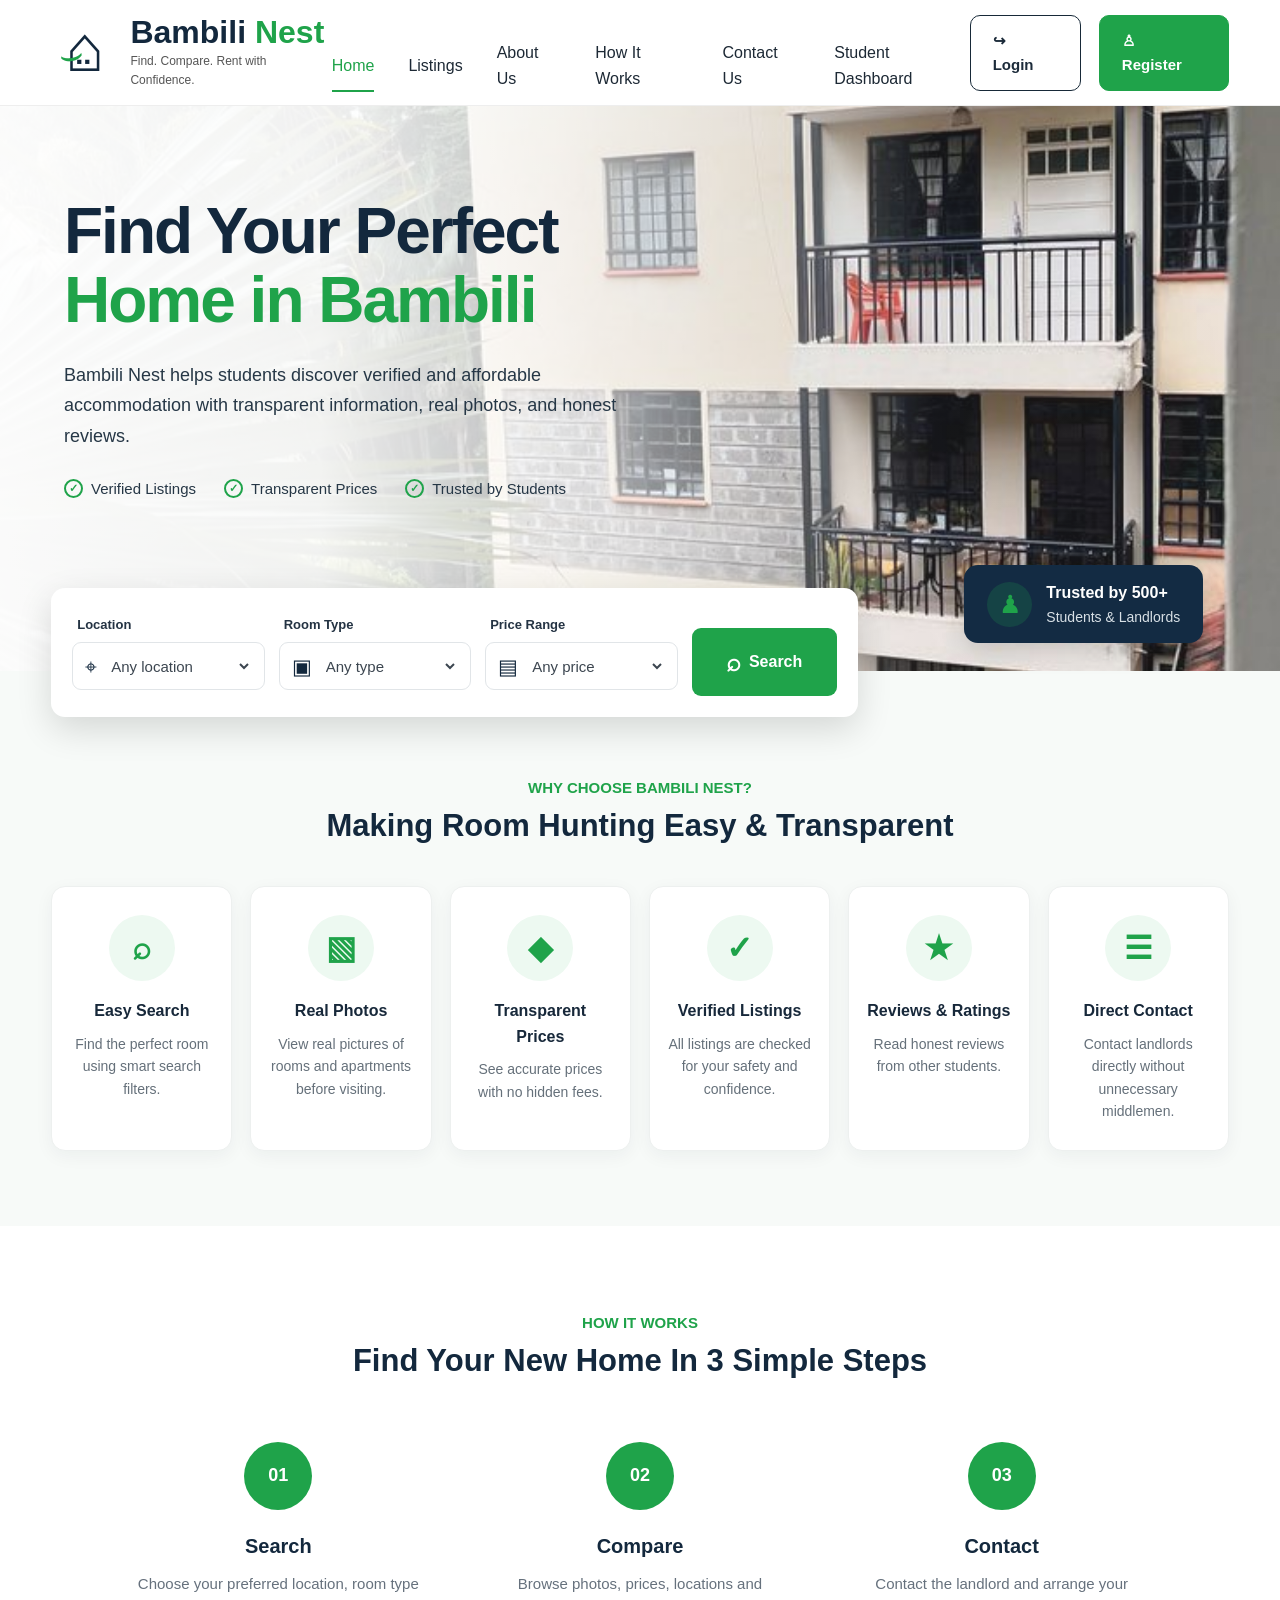
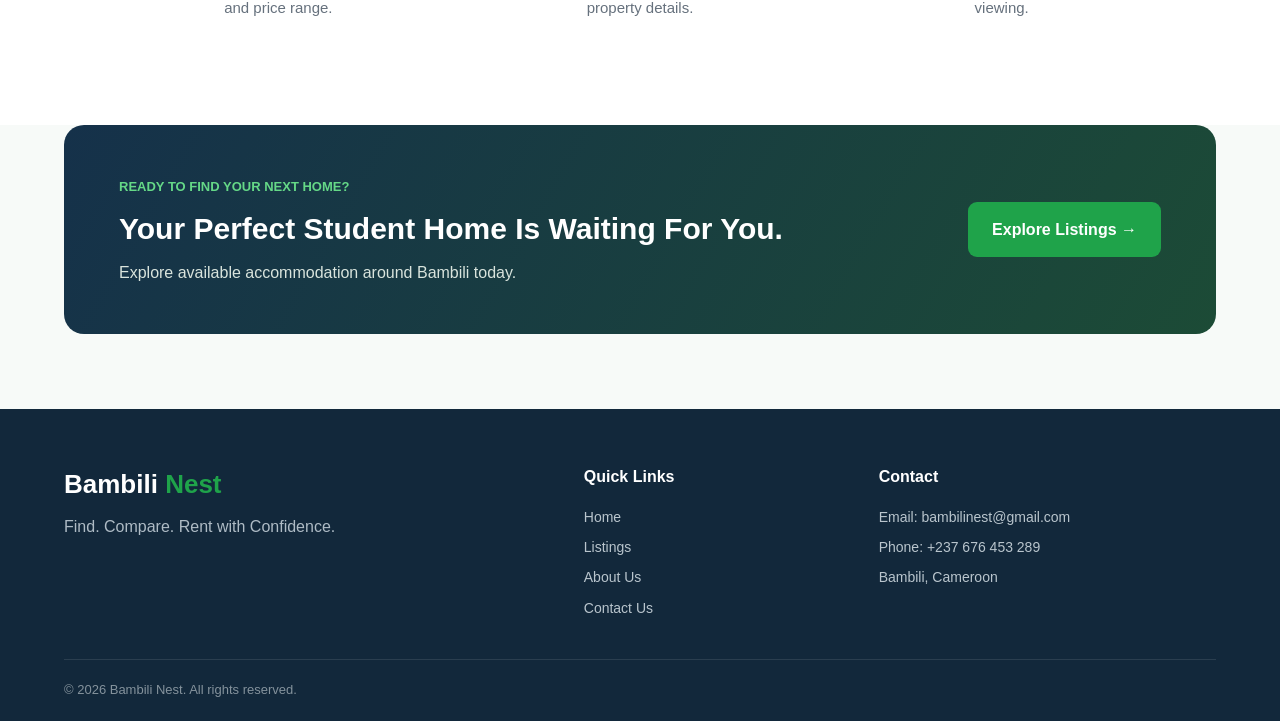
<file: Bambili-Nest/Bambili-Nest/index.html>
<!DOCTYPE html>
<html lang="en">
<head>
    <meta charset="UTF-8">
    <meta name="viewport" content="width=device-width, initial-scale=1.0">

    <title>Bambili Nest | Find Your Perfect Home in Bambili</title>

    <link rel="stylesheet" href="../css/style.css">
</head>

<body>

<!-- ================= HEADER ================= -->

<header class="header">

    <a href="index.html" class="brand">

        <div class="brand-logo">
            <span class="roof">⌂</span>
            <span class="house-window">▪▪</span>
            <span class="leaf">⌣</span>
        </div>

        <div class="brand-text">
            <h1>Bambili <span>Nest</span></h1>
            <p>Find. Compare. Rent with Confidence.</p>
        </div>

    </a>

    <nav class="nav">

        <a href="index.html" class="active">Home</a>

        <a href="property.html">Listings</a>

        <a href="about.html">About Us</a>

        <a href="how-it-works.html">How It Works</a>

        <a href="contact.html">Contact Us</a>
        
        <a href="student-dashboard.html"> Student Dashboard</a>

    </nav>

    <div class="header-actions">

        <a href="login.html" class="login-btn">
            ↪ &nbsp; Login
        </a>

        <a href="register.html" class="register-btn">
            ♙ &nbsp; Register
        </a>

    </div>

</header>


<!-- ================= HERO ================= -->

<section class="hero">

    <img
        src="images/a2d618568fe11779ae3976ae7a6d0246.jpg"
        alt="Student accommodation in Bambili"
        class="hero-bg"
    >

    <div class="hero-overlay"></div>

    <div class="hero-content">

        <div class="hero-copy">

            <h2>
                Find Your Perfect
                <span>Home in Bambili</span>
            </h2>

            <p>
                Bambili Nest helps students discover verified and
                affordable accommodation with transparent information,
                real photos, and honest reviews.
            </p>

            <div class="trust-points">

                <div>
                    <span class="check">✓</span>
                    Verified Listings
                </div>

                <div>
                    <span class="check">✓</span>
                    Transparent Prices
                </div>

                <div>
                    <span class="check">✓</span>
                    Trusted by Students
                </div>

            </div>

        </div>

    </div>


    <!-- ================= SEARCH BOX ================= -->

    <div class="search-box">

        <div class="search-field">

            <label>Location</label>

            <div class="field-control">

                <span class="field-icon">⌖</span>

                <select name="location">

                    <option value="">Any location</option>

                    <option value="up-quarter">
                        Up Quarter
                    </option>

                    <option value="down-quarter">
                        Down Quarter
                    </option>

                    <option value="school-area">
                        School Area
                    </option>

                </select>

            </div>

        </div>


        <div class="search-field">

            <label>Room Type</label>

            <div class="field-control">

                <span class="field-icon">▣</span>

                <select name="type">

                    <option value="">Any type</option>

                    <option value="single-room">
                        Single Room
                    </option>

                    <option value="studio">
                        Studio
                    </option>

                    <option value="apartment">
                        Apartment
                    </option>

                </select>

            </div>

        </div>


        <div class="search-field">

            <label>Price Range</label>

            <div class="field-control">

                <span class="field-icon">▤</span>

                <select name="price">

                    <option value="">Any price</option>

                    <option value="under-50000">
                        Under 50,000 FCFA
                    </option>

                    <option value="50000-100000">
                        50,000 - 100,000 FCFA
                    </option>

                    <option value="100000-150000">
                        100,000 - 150,000 FCFA
                    </option>

                    <option value="150000-plus">
                        150,000+ FCFA
                    </option>

                </select>

            </div>

        </div>


        <a href="property.html" class="search-btn">
            <span>⌕</span>
            Search
        </a>

    </div>


    <!-- ================= TRUST BADGE ================= -->

    <div class="trusted-badge">

        <div class="trusted-icon">
            ♟
        </div>

        <div>
            <strong>Trusted by 500+</strong>
            <small>Students & Landlords</small>
        </div>

    </div>

</section>


<!-- ================= WHY CHOOSE US ================= -->

<section class="why-us">

    <div class="section-heading">

        <span>WHY CHOOSE BAMBILI NEST?</span>

        <h2>
            Making Room Hunting
            <strong>Easy & Transparent</strong>
        </h2>

    </div>


    <div class="features">


        <div class="feature-box">

            <div class="feature-icon">
                ⌕
            </div>

            <h3>Easy Search</h3>

            <p>
                Find the perfect room using smart
                search filters.
            </p>

        </div>


        <div class="feature-box">

            <div class="feature-icon">
                ▧
            </div>

            <h3>Real Photos</h3>

            <p>
                View real pictures of rooms and
                apartments before visiting.
            </p>

        </div>


        <div class="feature-box">

            <div class="feature-icon">
                ◆
            </div>

            <h3>Transparent Prices</h3>

            <p>
                See accurate prices with no hidden
                fees.
            </p>

        </div>


        <div class="feature-box">

            <div class="feature-icon">
                ✓
            </div>

            <h3>Verified Listings</h3>

            <p>
                All listings are checked for your
                safety and confidence.
            </p>

        </div>


        <div class="feature-box">

            <div class="feature-icon">
                ★
            </div>

            <h3>Reviews & Ratings</h3>

            <p>
                Read honest reviews from other
                students.
            </p>

        </div>


        <div class="feature-box">

            <div class="feature-icon">
                ☰
            </div>

            <h3>Direct Contact</h3>

            <p>
                Contact landlords directly without
                unnecessary middlemen.
            </p>

        </div>

    </div>

</section>


<!-- ================= HOW IT WORKS ================= -->

<section class="how-it-works">

    <div class="section-heading">

        <span>HOW IT WORKS</span>

        <h2>
            Find Your New Home
            <strong>In 3 Simple Steps</strong>
        </h2>

    </div>


    <div class="steps">

        <div class="step">

            <div class="step-number">
                01
            </div>

            <h3>Search</h3>

            <p>
                Choose your preferred location,
                room type and price range.
            </p>

        </div>


        <div class="step">

            <div class="step-number">
                02
            </div>

            <h3>Compare</h3>

            <p>
                Browse photos, prices, locations
                and property details.
            </p>

        </div>


        <div class="step">

            <div class="step-number">
                03
            </div>

            <h3>Contact</h3>

            <p>
                Contact the landlord and arrange
                your viewing.
            </p>

        </div>

    </div>

</section>


<!-- ================= CTA ================= -->

<section class="cta">

    <div>

        <span>READY TO FIND YOUR NEXT HOME?</span>

        <h2>
            Your Perfect Student Home
            Is Waiting For You.
        </h2>

        <p>
            Explore available accommodation around
            Bambili today.
        </p>

    </div>

    <a href="property.html" class="cta-btn">
        Explore Listings →
    </a>

</section>


<!-- ================= FOOTER ================= -->

<footer class="footer">

    <div class="footer-content">

        <div class="footer-brand">

            <h3>
                Bambili <span>Nest</span>
            </h3>

            <p>
                Find. Compare. Rent with Confidence.
            </p>

        </div>


        <div class="footer-column">

            <h4>Quick Links</h4>

            <a href="index.html">Home</a>
            <a href="property.html">Listings</a>
            <a href="about.html">About Us</a>
            <a href="contact.html">Contact Us</a>

        </div>


        <div class="footer-column">

            <h4>Contact</h4>

            <p>Email: bambilinest@gmail.com</p>

            <p>Phone: +237 676 453 289</p>

            <p>Bambili, Cameroon</p>

        </div>

    </div>


    <div class="footer-bottom">

        <p>
            © 2026 Bambili Nest. All rights reserved.
        </p>

    </div>

</footer>


</body>
</html>
</file>
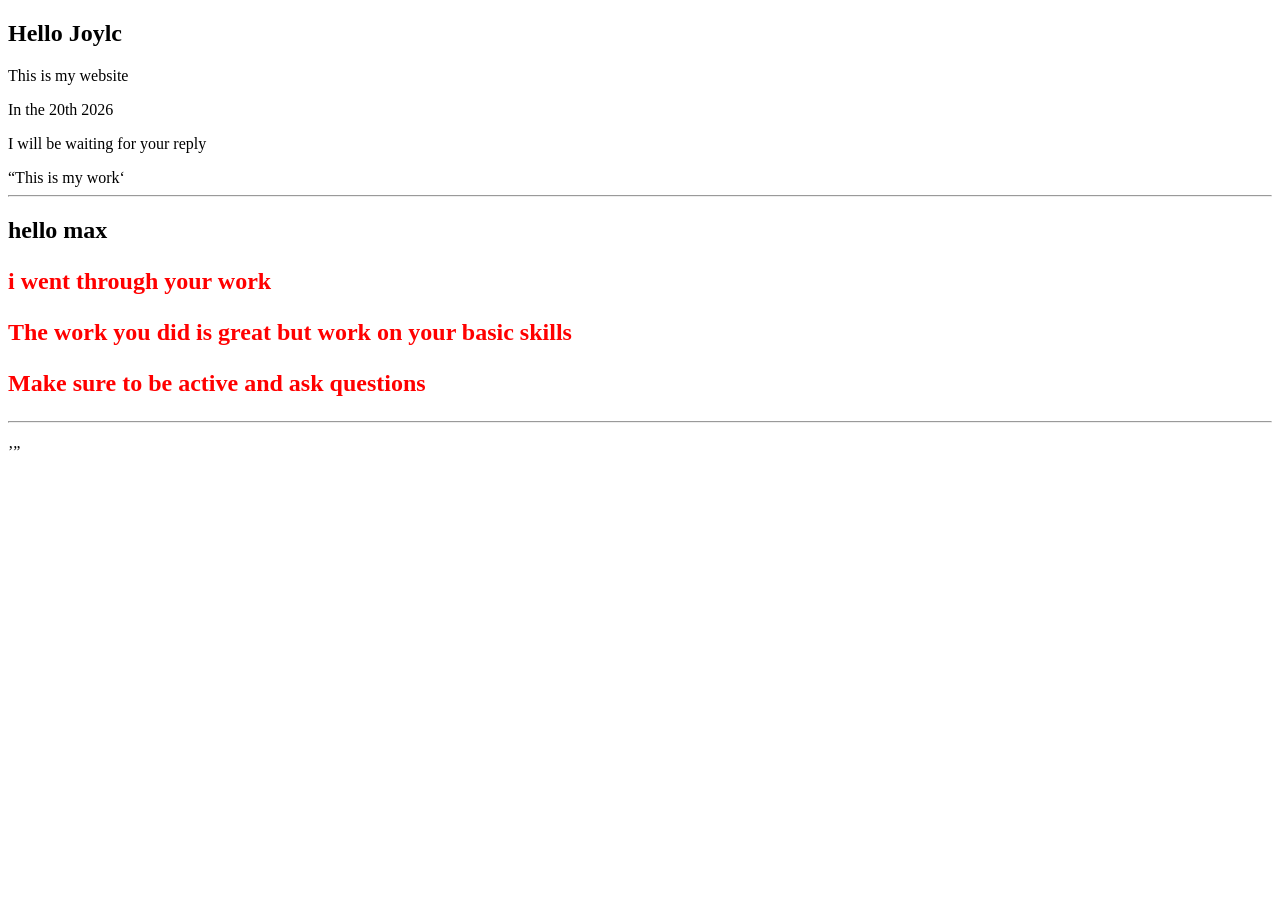
<file: Bambili-Nest/Bambili-Nest/Internship/Week1/Day1/index.html>
<!DOCTYPE html>
<html lang="en">
<head>
    <rel="stylesheet" href="">
    <meta charset="UTF-8">
    <meta name="viewport" content="width=device-width, initial-scale=1.0">
    <title> Messager between 2 people</title>
</head>
<h2> Hello Joylc </h2>
<boby>
<p> This is my website
    <p> In the 20th 2026 </p>
<p>I will be waiting for your reply</p>
    <abbr title=" hyper text makeup language"><HTML></abbr>
<q>This is my work<q>
    <hr>
    <h2> hello max<h2 style="color: red;">
    <P> i went through your work </P>
    <P>The work you did is great but work on your basic skills</P>
    <p>Make sure to be active and ask questions</p>
    <hr>
</boby>
</html>
</file>
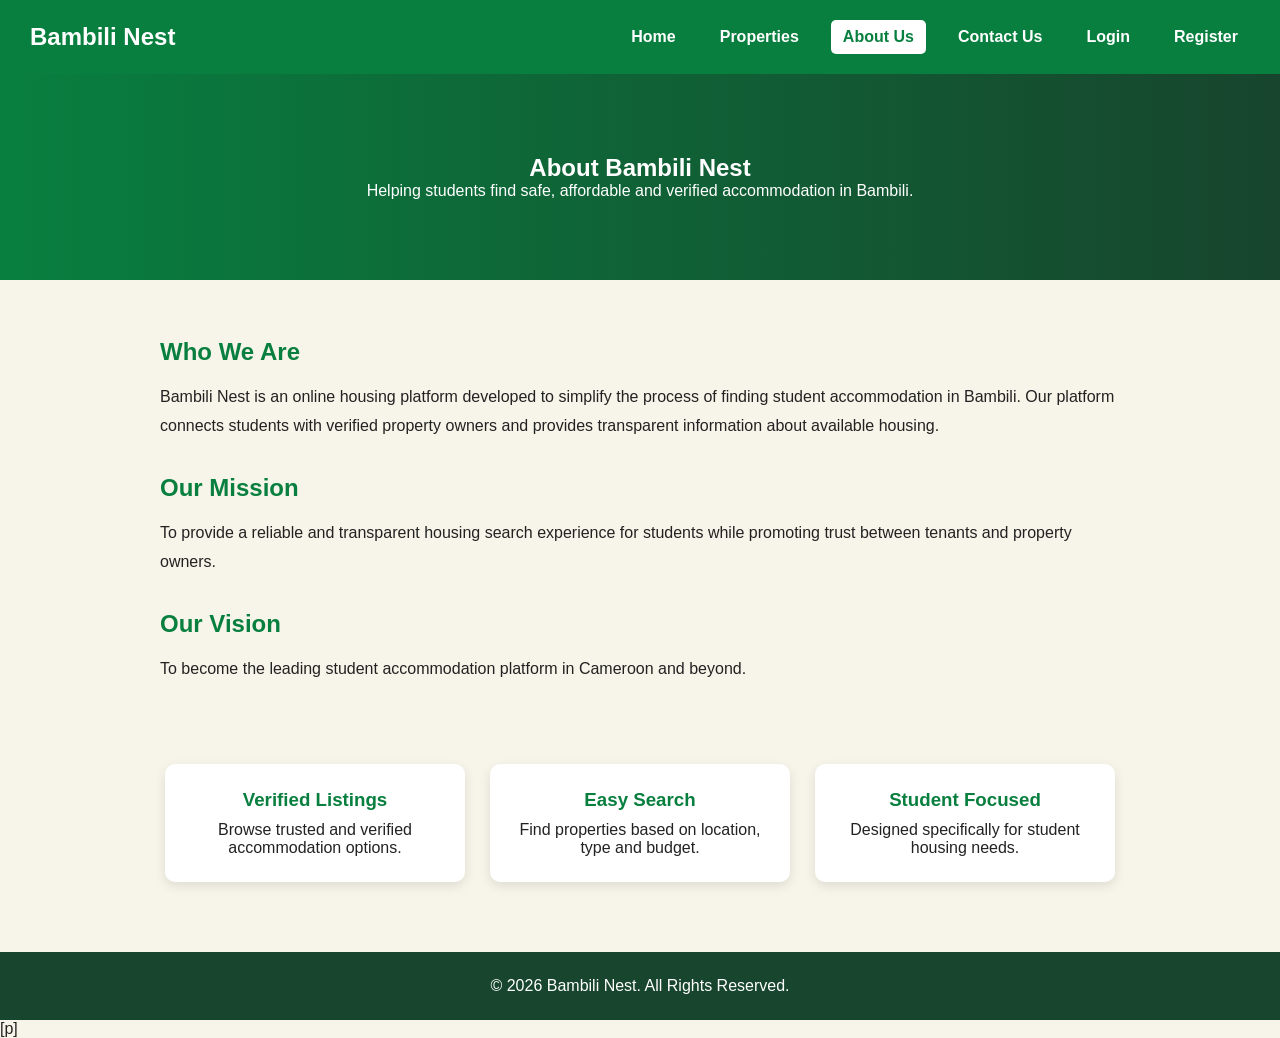
<file: Bambili-Nest/Bambili-Nest/about.html>
<!DOCTYPE html>
<html lang="en">
<head>
    <meta charset="UTF-8">
    <meta name="viewport" content="width=device-width, initial-scale=1.0">
    <title>About Us | Bambili Nest</title>
    <link rel="stylesheet" href="about.css">
</head>

<body>

<header class="navbar">

    <h2>Bambili Nest</h2>

    <nav>
        <a href="index.html">Home</a>
        <a href="property.html">Properties</a>
        <a href="about.html" class="active">About Us</a>
        <a href="contact.html">Contact Us</a>
        <a href="login.html">Login</a>
        <a href="register.html">Register</a>
    </nav>

</header>

<section class="hero">

    <h1>About Bambili Nest</h1>

    <p>
        Helping students find safe, affordable and verified accommodation in Bambili.
    </p>

</section>

<section class="about-content">

    <h2>Who We Are</h2>

    <p>
        Bambili Nest is an online housing platform developed to simplify the process of finding student accommodation in Bambili. Our platform connects students with verified property owners and provides transparent information about available housing.
    </p>

    <h2>Our Mission</h2>

    <p>
        To provide a reliable and transparent housing search experience for students while promoting trust between tenants and property owners.
    </p>

    <h2>Our Vision</h2>

    <p>
        To become the leading student accommodation platform in Cameroon and beyond.
    </p>

</section>

<section class="features">

    <div class="feature-box">
        <h3>Verified Listings</h3>
        <p>Browse trusted and verified accommodation options.</p>
    </div>

    <div class="feature-box">
        <h3>Easy Search</h3>
        <p>Find properties based on location, type and budget.</p>
    </div>

    <div class="feature-box">
        <h3>Student Focused</h3>
        <p>Designed specifically for student housing needs.</p>
    </div>

</section>

<footer>

    <p>&copy; 2026 Bambili Nest. All Rights Reserved.</p>

</footer>

</body>
</html>[p]
</file>
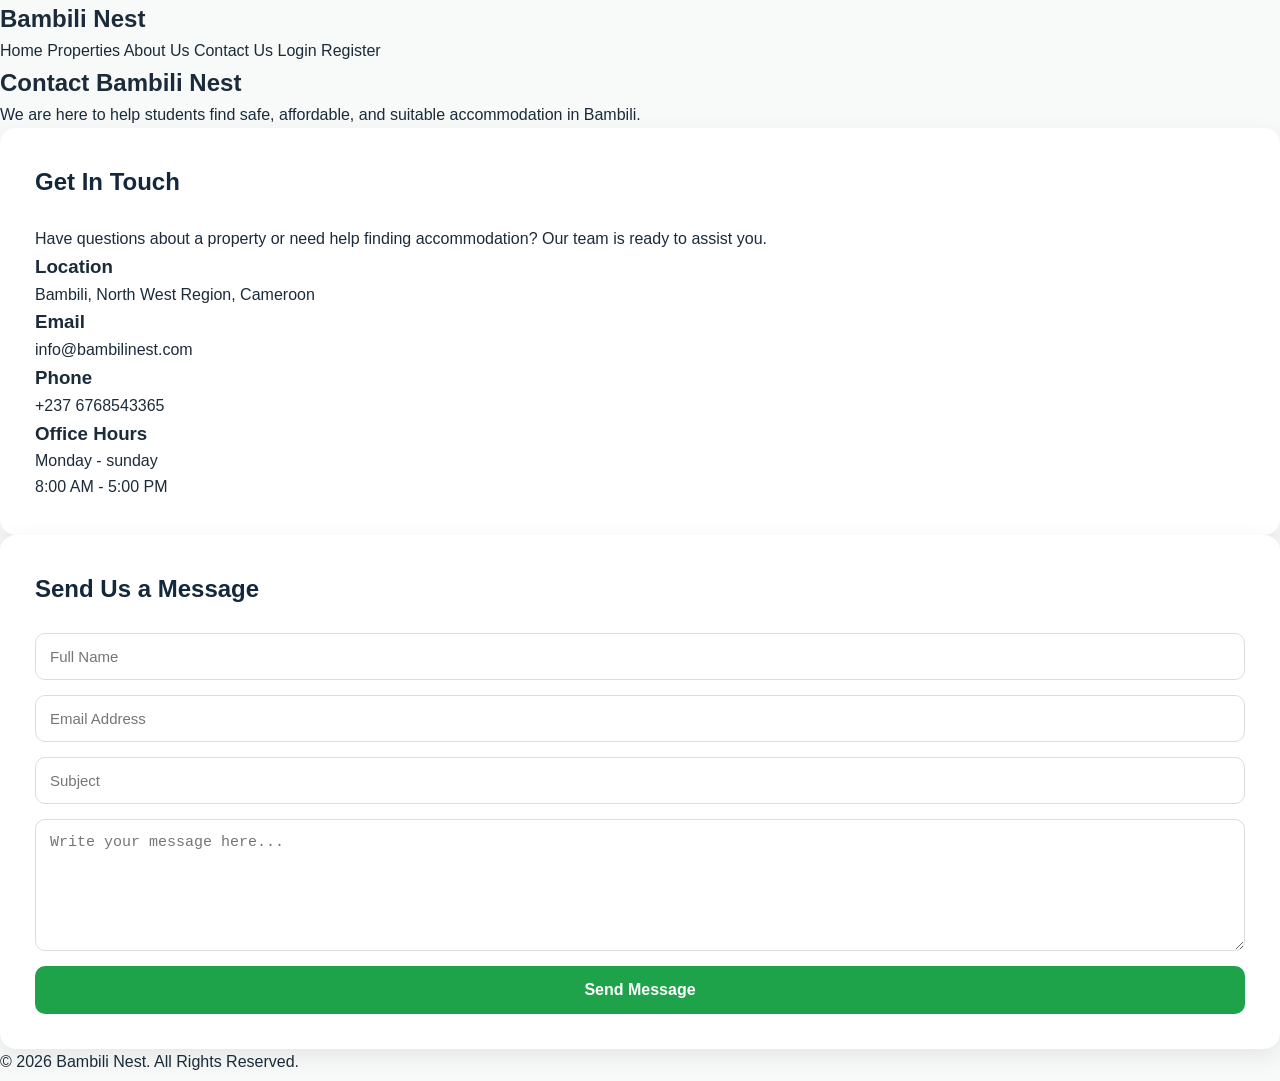
<file: Bambili-Nest/Bambili-Nest/contact.html>
<!DOCTYPE html>
<html lang="en">
<head>
    <meta charset="UTF-8">
    <meta name="viewport" content="width=device-width, initial-scale=1.0">
    <title>Contact Us | Bambili Nest</title>
    <link rel="stylesheet" href="contact.css">
</head>

<body>

<header class="navbar">

    <h2>Bambili Nest</h2>

    <nav>
        <a href="index.html">Home</a>
        <a href="property.html">Properties</a>
        <a href="about.html">About Us</a>
        <a href="contact.html" class="active">Contact Us</a>
        <a href="login.html">Login</a>
        <a href="register.html">Register</a>
    </nav>

</header>

<section class="hero">

    <h1>Contact Bambili Nest</h1>

    <p>
        We are here to help students find safe, affordable,
        and suitable accommodation in Bambili.
    </p>

</section>

<section class="contact-container">

    <div class="contact-info">

        <h2>Get In Touch</h2>

        <p>
            Have questions about a property or need help finding accommodation?
            Our team is ready to assist you.
        </p>

        <div class="info-box">
            <h3>Location</h3>
            <p>Bambili, North West Region, Cameroon</p>
        </div>

        <div class="info-box">
            <h3>Email</h3>
            <p>info@bambilinest.com</p>
        </div>

        <div class="info-box">
            <h3>Phone</h3>
            <p>+237 6768543365</p>
        </div>

        <div class="info-box">
            <h3>Office Hours</h3>
            <p>Monday - sunday</p>
            <p>8:00 AM - 5:00 PM</p>
        </div>

    </div>

    <div class="contact-form">

        <h2>Send Us a Message</h2>

        <form>

            <input type="text"
                   placeholder="Full Name"
                   required>

            <input type="email"
                   placeholder="Email Address"
                   required>

            <input type="text"
                   placeholder="Subject"
                   required>

            <textarea rows="6"
                      placeholder="Write your message here..."
                      required></textarea>

            <button type="submit">
                Send Message
            </button>

        </form>

    </div>

</section>

<footer>

    <p>
        © 2026 Bambili Nest. All Rights Reserved.
    </p>

</footer>

</body>
</html>
</file>
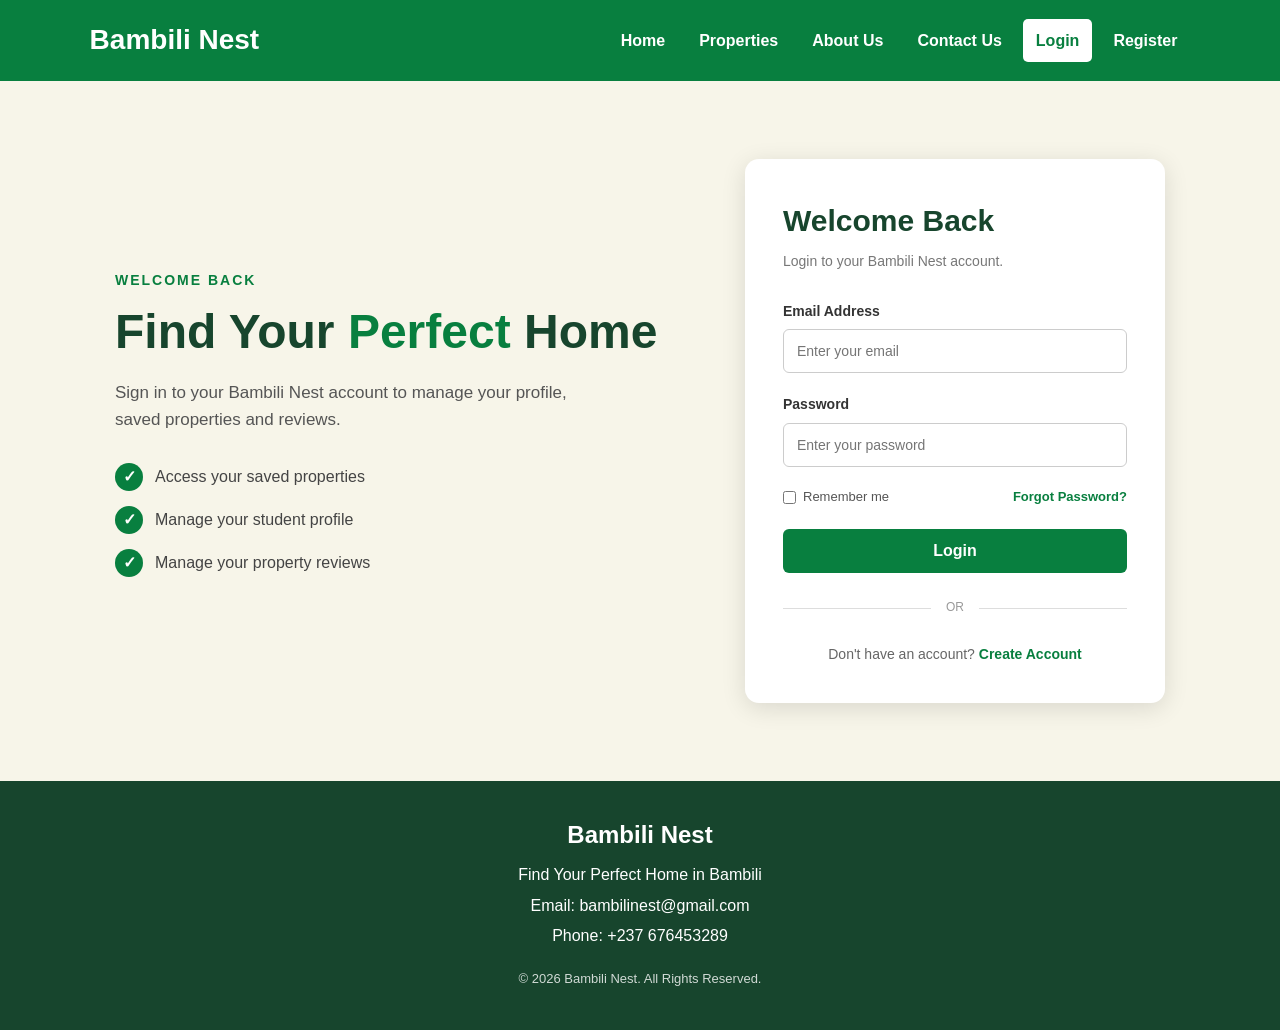
<file: Bambili-Nest/Bambili-Nest/login.html>
<!DOCTYPE html>
<html lang="en">

<head>
    <meta charset="UTF-8">
    <meta name="viewport" content="width=device-width, initial-scale=1.0">

    <title>Login | Bambili Nest</title>

    <link rel="stylesheet" href="login.css">
</head>

<body>


<header class="navbar">

    <h2>Bambili Nest</h2>

    <nav>
        <a href="index.html">Home</a>
        <a href="property.html">Properties</a>
        <a href="about.html">About Us</a>
        <a href="contact.html">Contact Us</a>
        <a href="login.html" class="active">Login</a>
        <a href="register.html">Register</a>
    </nav>

</header>


<main class="login-page">

    <div class="login-container">

        <!-- LEFT SIDE -->

        <div class="login-intro">

            <p class="label">WELCOME BACK</p>

            <h1>
                Find Your
                <span>Perfect</span>
                Home
            </h1>

            <p>
                Sign in to your Bambili Nest account to manage
                your profile, saved properties and reviews.
            </p>

            <div class="login-benefits">

                <div class="benefit">
                    <span>✓</span>
                    <p>Access your saved properties</p>
                </div>

                <div class="benefit">
                    <span>✓</span>
                    <p>Manage your student profile</p>
                </div>

                <div class="benefit">
                    <span>✓</span>
                    <p>Manage your property reviews</p>
                </div>

            </div>

        </div>


        <!-- LOGIN CARD -->

        <div class="login-card">

            <h2>Welcome Back</h2>

            <p class="form-description">
                Login to your Bambili Nest account.
            </p>


            <form action="#" method="post">

                <div class="form-group">

                    <label for="email">
                        Email Address
                    </label>

                    <input
                        type="email"
                        id="email"
                        name="email"
                        placeholder="Enter your email"
                        required
                    >

                </div>


                <div class="form-group">

                    <label for="password">
                        Password
                    </label>

                    <input
                        type="password"
                        id="password"
                        name="password"
                        placeholder="Enter your password"
                        required
                    >

                </div>


                <div class="login-options">

                    <label class="remember">

                        <input
                            type="checkbox"
                            name="remember"
                        >

                        <span>Remember me</span>

                    </label>

                    <a href="forgot-password.html">
                        Forgot Password?
                    </a>

                </div>


                <button type="submit">
                    Login
                </button>

            </form>


            <div class="divider">
                <span>OR</span>
            </div>


            <p class="register-link">

                Don't have an account?

                <a href="register.html">
                    Create Account
                </a>

            </p>

        </div>

    </div>

</main>


<footer>

    <h3>Bambili Nest</h3>

    <p>Find Your Perfect Home in Bambili</p>

    <p>Email: bambilinest@gmail.com</p>

    <p>Phone: +237 676453289</p>

    <p class="copyright">
        © 2026 Bambili Nest. All Rights Reserved.
    </p>

</footer>

</body>
</html>
</file>
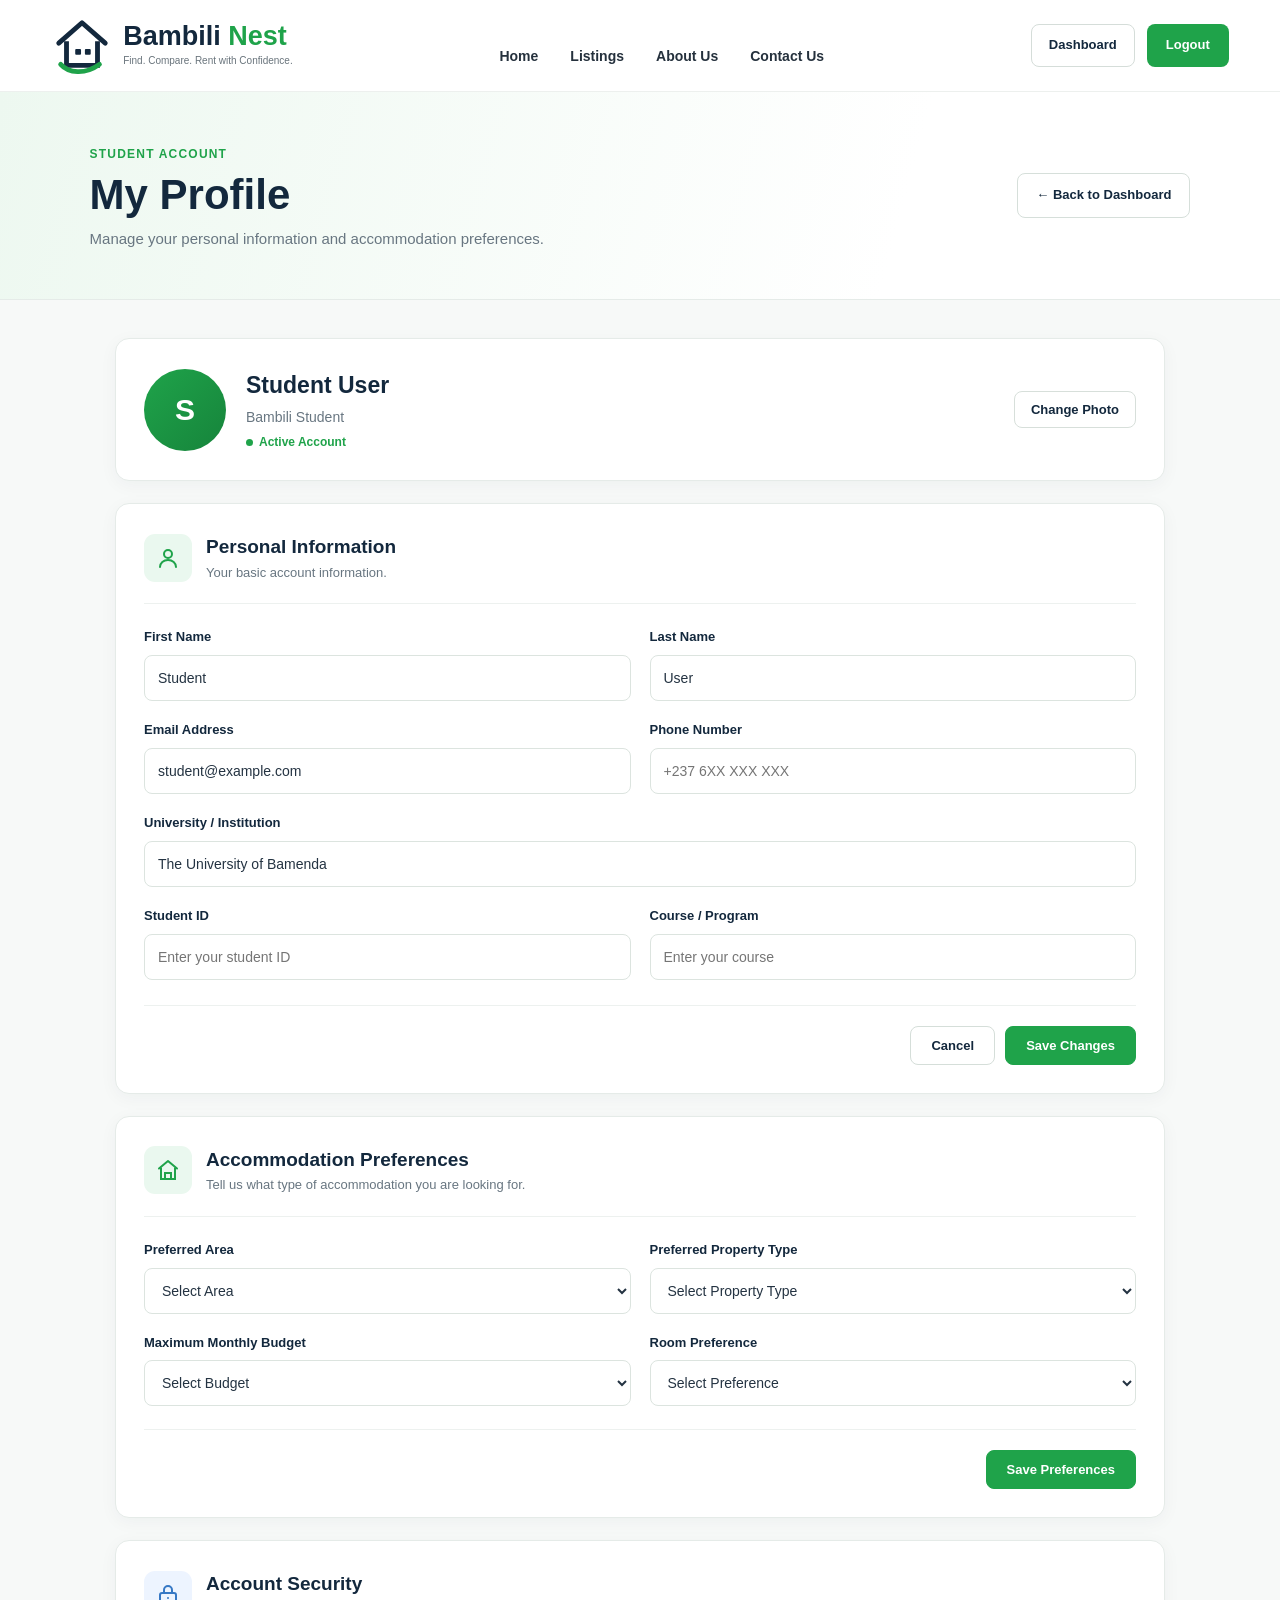
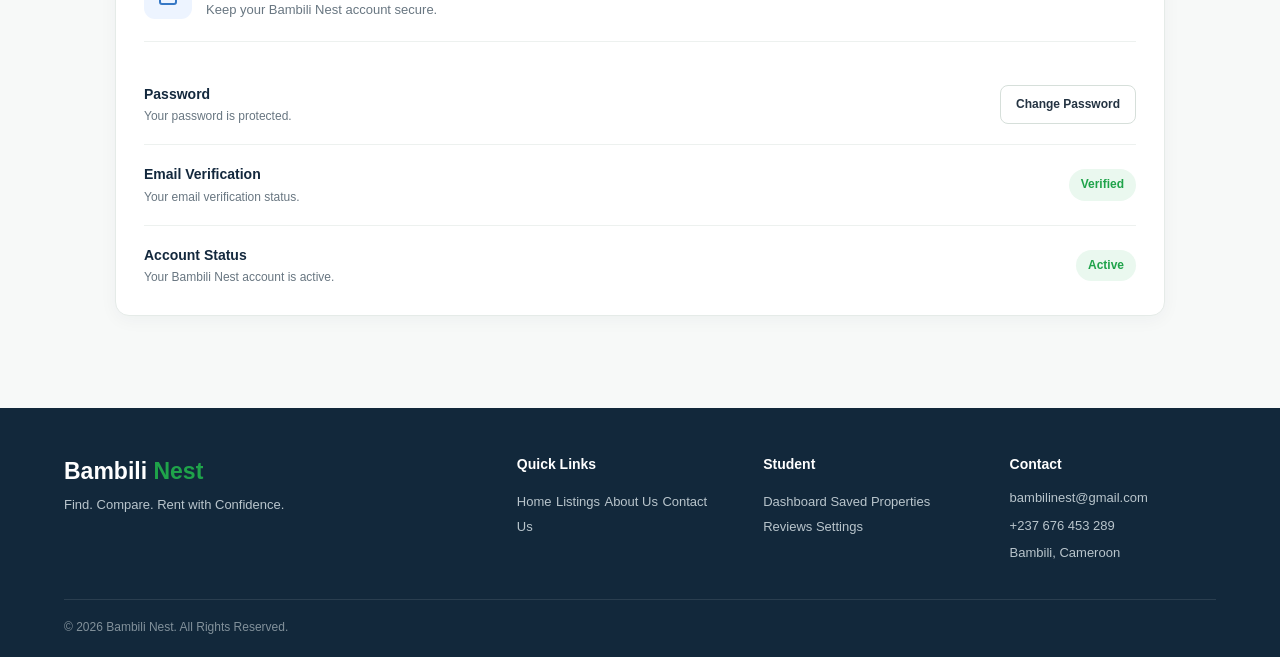
<file: Bambili-Nest/Bambili-Nest/profile.html>
<!DOCTYPE html>
<html lang="en">

<head>
    <meta charset="UTF-8">
    <meta name="viewport" content="width=device-width, initial-scale=1.0">

    <title>My Profile | Bambili Nest</title>

    <link rel="stylesheet" href="profile.css">
</head>

<body>

<!-- =====================================================
     HEADER
===================================================== -->

<header class="header">

    <!-- LOGO -->
    <a href="index.html" class="logo">

        <div class="logo-icon">

            <svg viewBox="0 0 64 64">
                <path
                    d="M8 29L32 8l24 21"
                    fill="none"
                    stroke="currentColor"
                    stroke-width="5"
                    stroke-linecap="round"
                    stroke-linejoin="round"
                />

                <path
                    d="M16 27v25h32V27"
                    fill="none"
                    stroke="currentColor"
                    stroke-width="5"
                />

                <rect
                    x="25"
                    y="35"
                    width="6"
                    height="6"
                    rx="1"
                    fill="currentColor"
                />

                <rect
                    x="35"
                    y="35"
                    width="6"
                    height="6"
                    rx="1"
                    fill="currentColor"
                />

                <path
                    d="M10 51c8 9 25 11 40 0"
                    fill="none"
                    stroke="#1fa34a"
                    stroke-width="5"
                    stroke-linecap="round"
                />
            </svg>

        </div>

        <div class="logo-text">

            <h1>Bambili <span>Nest</span></h1>

            <p>Find. Compare. Rent with Confidence.</p>

        </div>

    </a>


    <!-- NAVIGATION -->

    <nav class="nav">

        <a href="index.html">Home</a>

        <a href="property.html">Listings</a>

        <a href="about.html">About Us</a>

        <a href="contact.html">Contact Us</a>

    </nav>


    <!-- ACCOUNT -->

    <div class="header-actions">

        <a href="student-dashboard.html" class="dashboard-link">
            Dashboard
        </a>

        <a href="login.html" class="login-link">
            Logout
        </a>

    </div>

</header>


<!-- =====================================================
     PROFILE HEADER
===================================================== -->

<section class="profile-hero">

    <div class="profile-hero-content">

        <span class="small-title">
            STUDENT ACCOUNT
        </span>

        <h2>
            My Profile
        </h2>

        <p>
            Manage your personal information and accommodation
            preferences.
        </p>

    </div>

    <a href="student-dashboard.html" class="back-dashboard">
        ← Back to Dashboard
    </a>

</section>


<!-- =====================================================
     MAIN CONTENT
===================================================== -->

<main class="profile-container">


    <!-- =================================================
         PROFILE CARD
    ================================================== -->

    <section class="profile-card profile-top">

        <div class="avatar">

            <span>S</span>

        </div>


        <div class="profile-name">

            <h2>Student User</h2>

            <p>
                Bambili Student
            </p>

            <div class="account-status">

                <span class="status-dot"></span>

                Active Account

            </div>

        </div>


        <div class="profile-actions">

            <button type="button" class="photo-button">
                Change Photo
            </button>

        </div>

    </section>


    <!-- =================================================
         PERSONAL INFORMATION
    ================================================== -->

    <section class="profile-card">

        <div class="section-heading">

            <div class="section-icon">

                <svg viewBox="0 0 24 24">

                    <circle
                        cx="12"
                        cy="8"
                        r="4"
                        fill="none"
                        stroke="currentColor"
                        stroke-width="2"
                    />

                    <path
                        d="M4 21c0-4 3.5-7 8-7s8 3 8 7"
                        fill="none"
                        stroke="currentColor"
                        stroke-width="2"
                        stroke-linecap="round"
                    />

                </svg>

            </div>

            <div>

                <h3>Personal Information</h3>

                <p>
                    Your basic account information.
                </p>

            </div>

        </div>


        <form>

            <div class="form-grid">

                <!-- FIRST NAME -->

                <div class="form-group">

                    <label for="first-name">
                        First Name
                    </label>

                    <input
                        type="text"
                        id="first-name"
                        value="Student"
                    >

                </div>


                <!-- LAST NAME -->

                <div class="form-group">

                    <label for="last-name">
                        Last Name
                    </label>

                    <input
                        type="text"
                        id="last-name"
                        value="User"
                    >

                </div>


                <!-- EMAIL -->

                <div class="form-group">

                    <label for="email">
                        Email Address
                    </label>

                    <input
                        type="email"
                        id="email"
                        value="student@example.com"
                    >

                </div>


                <!-- PHONE -->

                <div class="form-group">

                    <label for="phone">
                        Phone Number
                    </label>

                    <input
                        type="tel"
                        id="phone"
                        placeholder="+237 6XX XXX XXX"
                    >

                </div>


                <!-- UNIVERSITY -->

                <div class="form-group full">

                    <label for="university">
                        University / Institution
                    </label>

                    <input
                        type="text"
                        id="university"
                        value="The University of Bamenda"
                    >

                </div>


                <!-- STUDENT ID -->

                <div class="form-group">

                    <label for="student-id">
                        Student ID
                    </label>

                    <input
                        type="text"
                        id="student-id"
                        placeholder="Enter your student ID"
                    >

                </div>


                <!-- COURSE -->

                <div class="form-group">

                    <label for="course">
                        Course / Program
                    </label>

                    <input
                        type="text"
                        id="course"
                        placeholder="Enter your course"
                    >

                </div>

            </div>


            <div class="form-footer">

                <button
                    type="reset"
                    class="cancel-button"
                >
                    Cancel
                </button>

                <button
                    type="submit"
                    class="save-button"
                >
                    Save Changes
                </button>

            </div>

        </form>

    </section>


    <!-- =================================================
         ACCOMMODATION PREFERENCES
    ================================================== -->

    <section class="profile-card">

        <div class="section-heading">

            <div class="section-icon green-icon">

                <svg viewBox="0 0 24 24">

                    <path
                        d="M3 10.5L12 3l9 7.5"
                        fill="none"
                        stroke="currentColor"
                        stroke-width="2"
                        stroke-linecap="round"
                        stroke-linejoin="round"
                    />

                    <path
                        d="M5 9.5V21h14V9.5"
                        fill="none"
                        stroke="currentColor"
                        stroke-width="2"
                    />

                    <path
                        d="M9 21v-6h6v6"
                        fill="none"
                        stroke="currentColor"
                        stroke-width="2"
                    />

                </svg>

            </div>

            <div>

                <h3>Accommodation Preferences</h3>

                <p>
                    Tell us what type of accommodation you are looking for.
                </p>

            </div>

        </div>


        <div class="form-grid">

            <!-- LOCATION -->

            <div class="form-group">

                <label for="location">
                    Preferred Area
                </label>

                <select id="location">

                    <option>
                        Select Area
                    </option>

                    <option>
                        Up Quarter
                    </option>

                    <option>
                        Down Quarter
                    </option>

                    <option>
                        School Area
                    </option>

                    <option>
                        Bambui
                    </option>

                </select>

            </div>


            <!-- PROPERTY -->

            <div class="form-group">

                <label for="property-type">
                    Preferred Property Type
                </label>

                <select id="property-type">

                    <option>
                        Select Property Type
                    </option>

                    <option>
                        Single Room
                    </option>

                    <option>
                        Studio
                    </option>

                    <option>
                        Apartment
                    </option>

                </select>

            </div>


            <!-- PRICE -->

            <div class="form-group">

                <label for="budget">
                    Maximum Monthly Budget
                </label>

                <select id="budget">

                    <option>
                        Select Budget
                    </option>

                    <option>
                        Below 50,000 FCFA
                    </option>

                    <option>
                        50,000 - 100,000 FCFA
                    </option>

                    <option>
                        100,000 - 150,000 FCFA
                    </option>

                    <option>
                        Above 150,000 FCFA
                    </option>

                </select>

            </div>


            <!-- ROOMMATE -->

            <div class="form-group">

                <label for="roommate">
                    Room Preference
                </label>

                <select id="roommate">

                    <option>
                        Select Preference
                    </option>

                    <option>
                        Private Room
                    </option>

                    <option>
                        Shared Room
                    </option>

                    <option>
                        Either
                    </option>

                </select>

            </div>

        </div>


        <div class="preference-save">

            <button class="save-button">
                Save Preferences
            </button>

        </div>

    </section>


    <!-- =================================================
         ACCOUNT SECURITY
    ================================================== -->

    <section class="profile-card">

        <div class="section-heading">

            <div class="section-icon blue-icon">

                <svg viewBox="0 0 24 24">

                    <rect
                        x="4"
                        y="10"
                        width="16"
                        height="11"
                        rx="2"
                        fill="none"
                        stroke="currentColor"
                        stroke-width="2"
                    />

                    <path
                        d="M8 10V7a4 4 0 018 0v3"
                        fill="none"
                        stroke="currentColor"
                        stroke-width="2"
                    />

                    <circle
                        cx="12"
                        cy="15"
                        r="1"
                        fill="currentColor"
                    />

                </svg>

            </div>

            <div>

                <h3>Account Security</h3>

                <p>
                    Keep your Bambili Nest account secure.
                </p>

            </div>

        </div>


        <div class="security-row">

            <div>

                <h4>Password</h4>

                <p>
                    Your password is protected.
                </p>

            </div>

            <a href="settings.html" class="security-button">
                Change Password
            </a>

        </div>


        <div class="security-row">

            <div>

                <h4>Email Verification</h4>

                <p>
                    Your email verification status.
                </p>

            </div>

            <span class="verified">
                Verified
            </span>

        </div>


        <div class="security-row">

            <div>

                <h4>Account Status</h4>

                <p>
                    Your Bambili Nest account is active.
                </p>

            </div>

            <span class="active">
                Active
            </span>

        </div>

    </section>


</main>


<!-- =====================================================
     FOOTER
===================================================== -->

<footer class="footer">

    <div class="footer-content">

        <div class="footer-brand">

            <h3>
                Bambili <span>Nest</span>
            </h3>

            <p>
                Find. Compare. Rent with Confidence.
            </p>

        </div>


        <div>

            <h4>Quick Links</h4>

            <a href="index.html">Home</a>

            <a href="property.html">Listings</a>

            <a href="about.html">About Us</a>

            <a href="contact.html">Contact Us</a>

        </div>


        <div>

            <h4>Student</h4>

            <a href="student-dashboard.html">
                Dashboard
            </a>

            <a href="saved-properties.html">
                Saved Properties
            </a>

            <a href="reviews.html">
                Reviews
            </a>

            <a href="settings.html">
                Settings
            </a>

        </div>


        <div>

            <h4>Contact</h4>

            <p>
                bambilinest@gmail.com
            </p>

            <p>
                +237 676 453 289
            </p>

            <p>
                Bambili, Cameroon
            </p>

        </div>

    </div>


    <div class="footer-bottom">

        © 2026 Bambili Nest. All Rights Reserved.

    </div>

</footer>

</body>
</html>
</file>
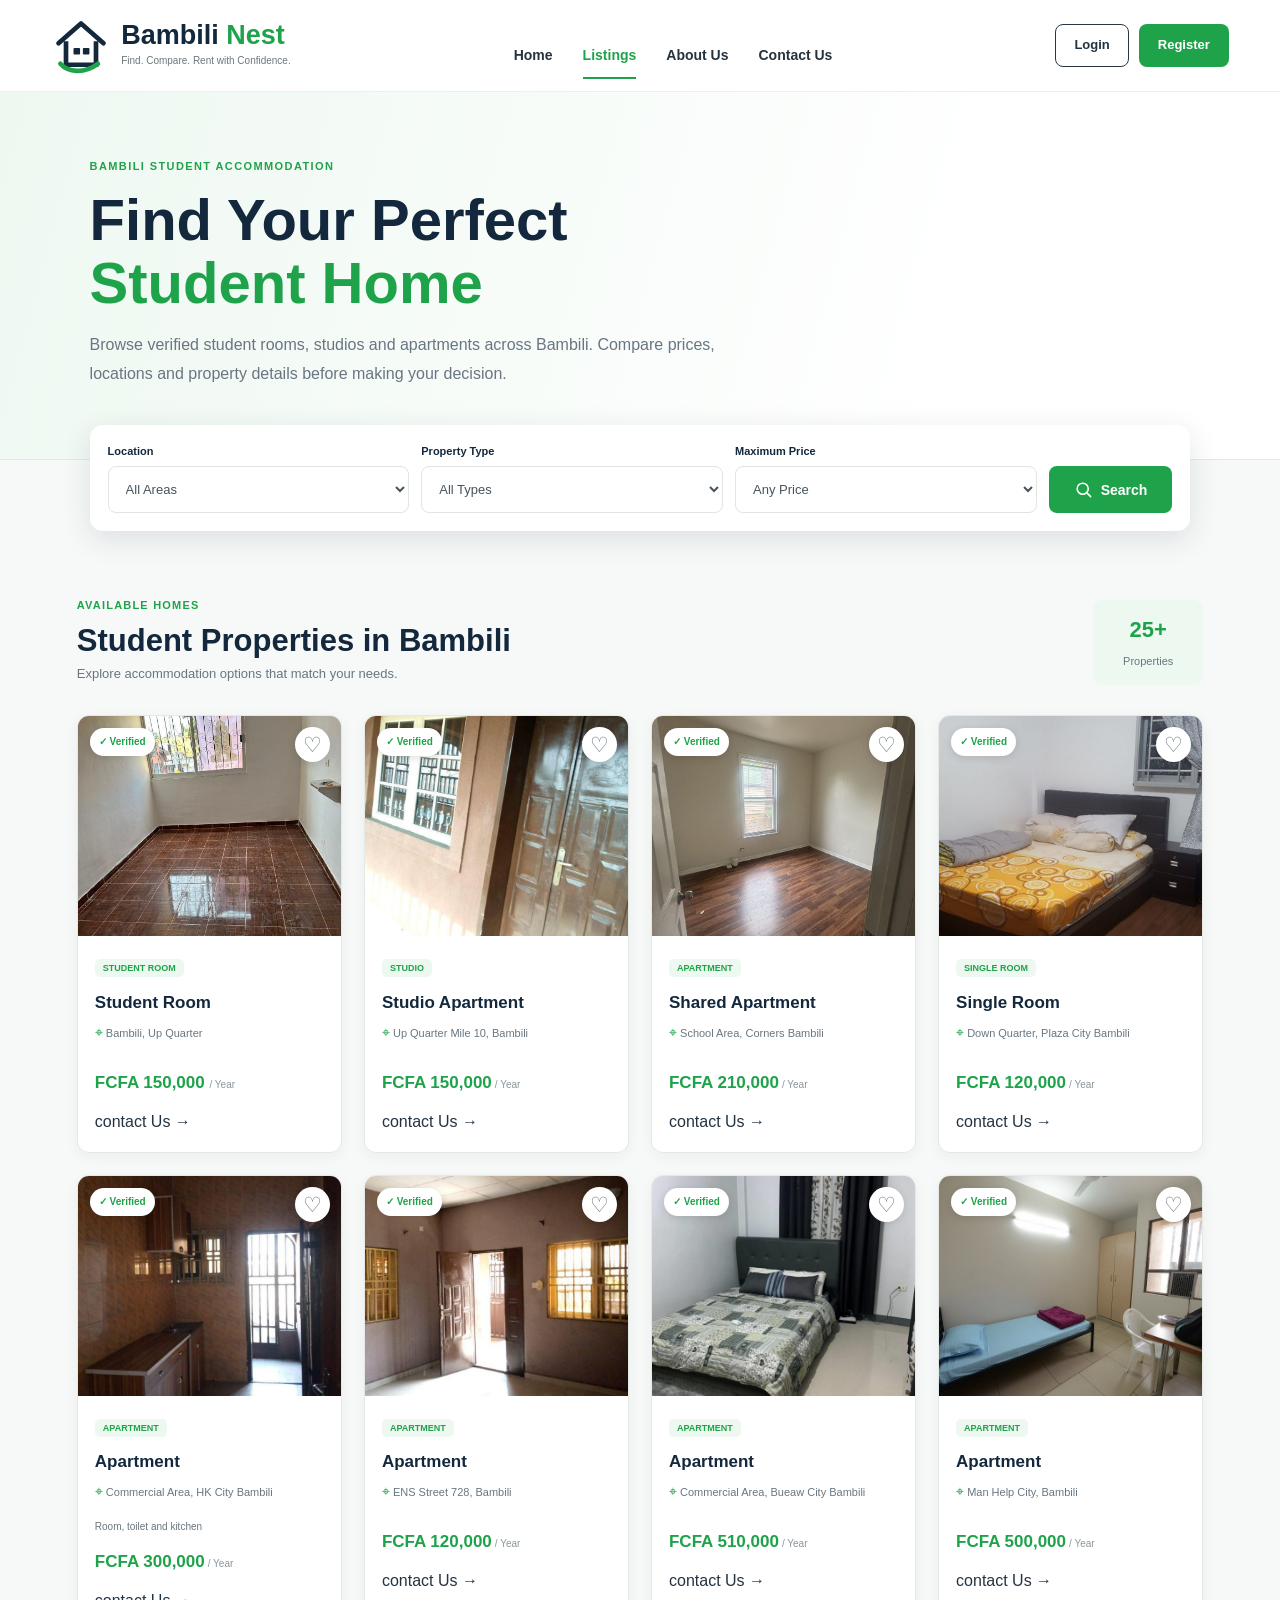
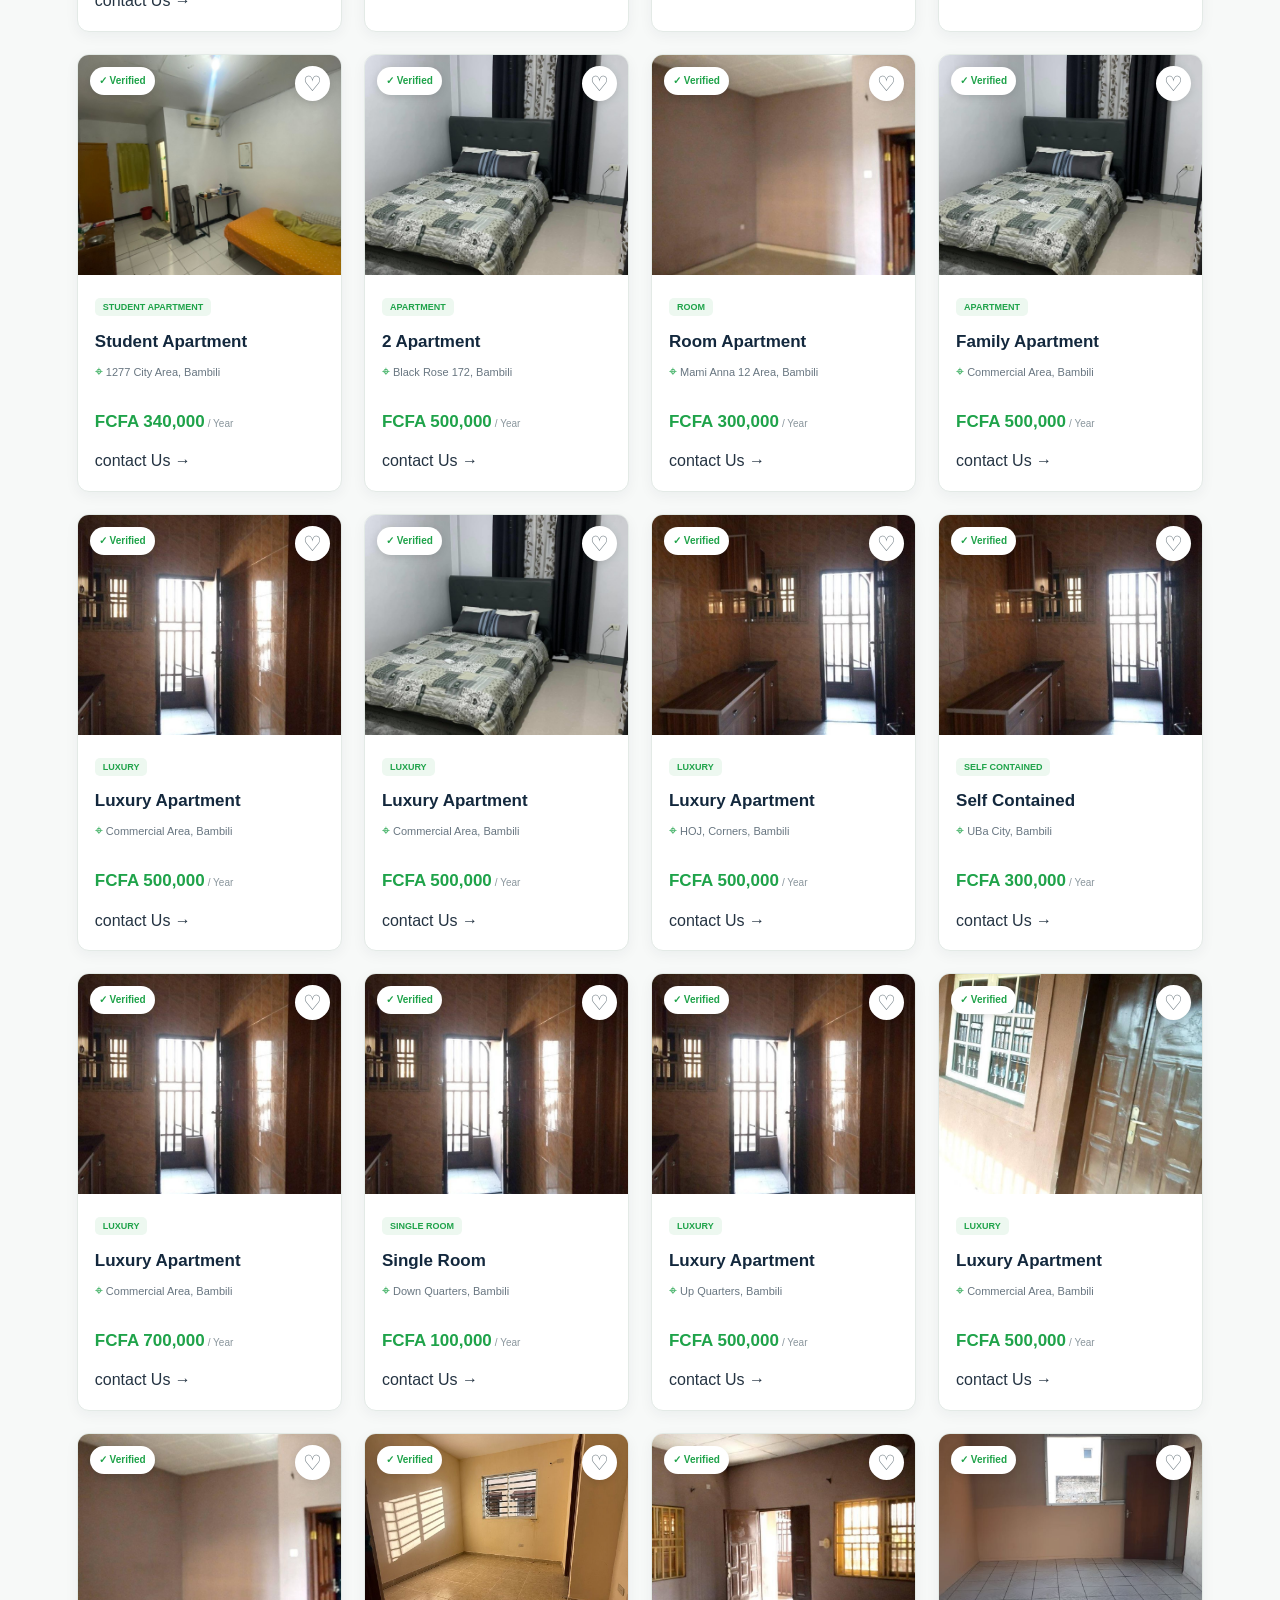
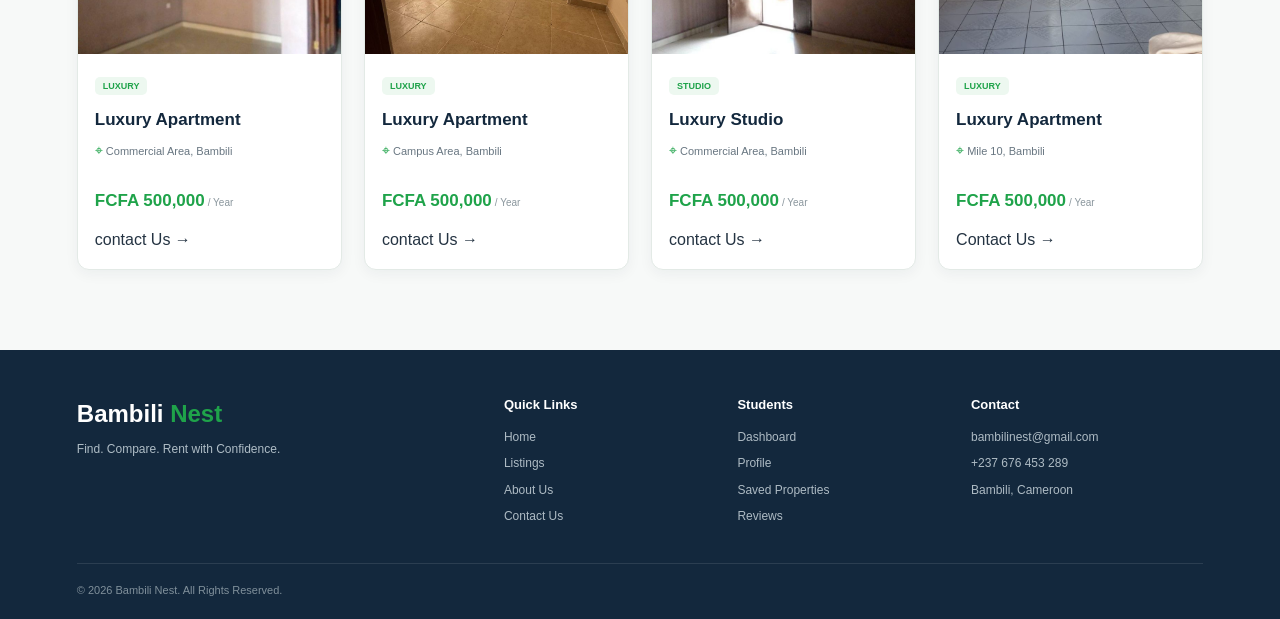
<file: Bambili-Nest/Bambili-Nest/property.html>
<!DOCTYPE html>
<html lang="en">

<head>

    <meta charset="UTF-8">

    <meta
        name="viewport"
        content="width=device-width, initial-scale=1.0"
    >

    <title>Properties | Bambili Nest</title>

    <link rel="stylesheet" href="property.css">

</head>


<body>


<!-- ============
     HEADER
========== -->

<header class="header">

    <a href="index.html" class="logo">

        <div class="logo-icon">

            <!-- L icon library -->

            <svg viewBox="0 0 64 64">

                <path
                    d="M8 29L32 8l24 21"
                    fill="none"
                    stroke="currentColor"
                    stroke-width="5"
                    stroke-linecap="round"
                    stroke-linejoin="round"
                />

                <path
                    d="M16 27v25h32V27"
                    fill="none"
                    stroke="currentColor"
                    stroke-width="5"
                />

                <rect
                    x="24"
                    y="34"
                    width="7"
                    height="7"
                    rx="1"
                    fill="currentColor"
                />

                <rect
                    x="34"
                    y="34"
                    width="7"
                    height="7"
                    rx="1"
                    fill="currentColor"
                />

                <path
                    d="M10 51c8 9 25 11 40 0"
                    fill="none"
                    stroke="#1fa34a"
                    stroke-width="5"
                    stroke-linecap="round"
                />

            </svg>

        </div>


        <div class="logo-text">

            <h1>Bambili <span>Nest</span></h1>

            <p>Find. Compare. Rent with Confidence.</p>

        </div>

    </a>


    <nav class="nav">

        <a href="index.html">
            Home
        </a>

        <a href="property.html" class="active">
            Listings
        </a>

        <a href="about.html">
            About Us
        </a>

        <a href="contact.html">
            Contact Us
        </a>

    </nav>


    <div class="header-actions">

        <a
            href="login.html"
            class="login-btn"
        >
            Login
        </a>

        <a
            href="register.html"
            class="register-btn"
        >
            Register
        </a>

    </div>

</header>



<!-- =====================================================
     PAGE HERO
===================================================== -->

<section class="listing-hero">

    <div class="hero-content">

        <span class="eyebrow">
            BAMBILI STUDENT ACCOMMODATION
        </span>

        <h1>
            Find Your Perfect
            <span>Student Home</span>
        </h1>

        <p>
            Browse verified student rooms, studios and apartments
            across Bambili. Compare prices, locations and property
            details before making your decision.
        </p>

    </div>

</section>



<!-- =====================================================
     SEARCH / FILTER
===================================================== -->

<section class="search-section">

    <div class="search-box">

        <div class="search-field">

            <label for="location">
                Location
            </label>

            <select id="location">

                <option value="all">
                    All Areas
                </option>

                <option value="up">
                    Up Quarter
                </option>

                <option value="down">
                    Down Quarter
                </option>

                <option value="school">
                    School Area
                </option>

                <option value="commercial">
                    Commercial Area
                </option>

                <option value="campus">
                    Campus Area
                </option>

            </select>

        </div>


        <div class="search-field">

            <label for="propertyType">
                Property Type
            </label>

            <select id="propertyType">

                <option value="all">
                    All Types
                </option>

                <option value="room">
                    Single Room
                </option>

                <option value="studio">
                    Studio
                </option>

                <option value="apartment">
                    Apartment
                </option>

            </select>

        </div>


        <div class="search-field">

            <label for="price">
                Maximum Price
            </label>

            <select id="price">

                <option value="all">
                    Any Price
                </option>

                <option value="100000">
                    FCFA 100,000
                </option>

                <option value="200000">
                    FCFA 200,000
                </option>

                <option value="300000">
                    FCFA 300,000
                </option>

                <option value="500000">
                    FCFA 500,000
                </option>

                <option value="700000">
                    FCFA 700,000
                </option>

            </select>

        </div>


        <button
            type="button"
            class="search-button"
            onclick="filterProperties()"
        >

            <span class="search-icon">

                <svg viewBox="0 0 24 24">

                    <circle
                        cx="11"
                        cy="11"
                        r="7"
                        fill="none"
                        stroke="currentColor"
                        stroke-width="2"
                    />

                    <path
                        d="M16 16l5 5"
                        fill="none"
                        stroke="currentColor"
                        stroke-width="2"
                        stroke-linecap="round"
                    />

                </svg>

            </span>

            Search

        </button>

    </div>

</section>



<!-- =====================================================
     LISTING HEADER
===================================================== -->

<section class="listing-section">

    <div class="listing-heading">

        <div>

            <span class="small-title">
                AVAILABLE HOMES
            </span>

            <h2>
                Student Properties in Bambili
            </h2>

            <p>
                Explore accommodation options that match your needs.
            </p>

        </div>


        <div class="listing-count">

            <strong id="propertyCount">
                25+
            </strong>

            <span>
                Properties
            </span>

        </div>

    </div>



    <!-- =================================================
         PROPERTY GRID
    ================================================== -->

    <div class="properties" id="propertyGrid">


        <!-- PROPERTY 1 -->

        <article
            class="card"
            data-location="up"
            data-type="room"
            data-price="150000"
        >

            <div class="image-wrapper">

                <img
                    src="images/133e9d005b8fa92759283f5d855398bb.jpg"
                    alt="Student Room in Bambili"
                    loading="lazy"
                >

                <span class="verified">
                    ✓ Verified
                </span>

                <button
                    class="save-button"
                    onclick="saveProperty(this)"
                    aria-label="Save property"
                >
                    ♡
                </button>

            </div>


            <div class="card-body">

                <span class="property-type">
                    Student Room
                </span>

                <h3>
                    Student Room
                </h3>

                <p class="location">

                    <span>⌖</span>

                    Bambili, Up Quarter

                </p>

                <div class="card-bottom">

                    <div>

                        <strong class="price">
                            FCFA 150,000
                        </strong>

                        <span class="per-year">
                            / Year
                        </span>

                    </div>

                </div>
         <a href="contact.html" class="Contact-button">
                    contact Us <span>→</span>
                </a>

            </div>

        </article>



        <!-- PROPERTY 2 -->

        <article
            class="card"
            data-location="up"
            data-type="studio"
            data-price="150000"
        >

            <div class="image-wrapper">

                <img
                    src="images/f0deff0d005d7d591fb8fc9bd0930e8e.jpg"
                    alt="Studio Apartment in Bambili"
                    loading="lazy"
                >

                <span class="verified">
                    ✓ Verified
                </span>

                <button
                    class="save-button"
                    onclick="saveProperty(this)"
                    aria-label="Save property"
                >
                    ♡
                </button>

            </div>


            <div class="card-body">

                <span class="property-type">
                    Studio
                </span>

                <h3>
                    Studio Apartment
                </h3>

                <p class="location">
                    <span>⌖</span>
                    Up Quarter Mile 10, Bambili
                </p>

                <div class="card-bottom">

                    <strong class="price">
                        FCFA 150,000
                    </strong>

                    <span class="per-year">
                        / Year
                    </span>

                </div>

                 <a href="contact.html" class="Contact-button">
                    contact Us <span>→</span>
                </a>

            </div>

        </article>



        <!-- PROPERTY 3 -->

        <article
            class="card"
            data-location="school"
            data-type="apartment"
            data-price="210000"
        >

            <div class="image-wrapper">

                <img
                    src="images/7bdb6f336ca030e2e00936376bb03f16.jpg"
                    alt="Shared Apartment in Bambili"
                    loading="lazy"
                >

                <span class="verified">
                    ✓ Verified
                </span>

                <button
                    class="save-button"
                    onclick="saveProperty(this)"
                    aria-label="Save property"
                >
                    ♡
                </button>

            </div>


            <div class="card-body">

                <span class="property-type">
                    Apartment
                </span>

                <h3>
                    Shared Apartment
                </h3>

                <p class="location">
                    <span>⌖</span>
                    School Area, Corners Bambili
                </p>

                <div class="card-bottom">

                    <strong class="price">
                        FCFA 210,000
                    </strong>

                    <span class="per-year">
                        / Year
                    </span>

                </div>
           <a href="contact.html" class="Contact-button">
                    contact Us <span>→</span>
                </a>

            </div>

        </article>



        <!-- PROPERTY 4 -->

        <article
            class="card"
            data-location="down"
            data-type="room"
            data-price="120000"
        >

            <div class="image-wrapper">

                <img
                    src="images/89282d37289030f7b95cae2dc5bb0ece.jpg"
                    alt="Single Room in Bambili"
                    loading="lazy"
                >

                <span class="verified">
                    ✓ Verified
                </span>

                <button
                    class="save-button"
                    onclick="saveProperty(this)"
                    aria-label="Save property"
                >
                    ♡
                </button>

            </div>


            <div class="card-body">

                <span class="property-type">
                    Single Room
                </span>

                <h3>
                    Single Room
                </h3>

                <p class="location">
                    <span>⌖</span>
                    Down Quarter, Plaza City Bambili
                </p>

                <div class="card-bottom">

                    <strong class="price">
                        FCFA 120,000
                    </strong>

                    <span class="per-year">
                        / Year
                    </span>

                </div>

                <a href="contact.html" class="Contact-button">
                    contact Us <span>→</span>
                </a>
            </div>

        </article>



        <!-- PROPERTY 5 -->

        <article
            class="card"
            data-location="commercial"
            data-type="apartment"
            data-price="300000"
        >

            <div class="image-wrapper">

                <img
                    src="images/8b9a4aeaec0190f1d857899e47a55f88.jpg"
                    alt="Apartment in Bambili"
                    loading="lazy"
                >

                <span class="verified">
                    ✓ Verified
                </span>

                <button
                    class="save-button"
                    onclick="saveProperty(this)"
                    aria-label="Save property"
                >
                    ♡
                </button>

            </div>


            <div class="card-body">

                <span class="property-type">
                    Apartment
                </span>

                <h3>
                    Apartment
                </h3>

                <p class="location">
                    <span>⌖</span>
                    Commercial Area, HK City Bambili
                </p>

                <p class="features-text">
                    Room, toilet and kitchen
                </p>

                <div class="card-bottom">

                    <strong class="price">
                        FCFA 300,000
                    </strong>

                    <span class="per-year">
                        / Year
                    </span>

                </div>

              <a href="contact.html" class="Contact-button">
                    contact Us <span>→</span>
                </a>
            </div>

        </article>



        <!-- PROPERTY 6 -->

        <article
            class="card"
            data-location="all"
            data-type="apartment"
            data-price="120000"
        >

            <div class="image-wrapper">

                <img
                    src="images/59b70acda7b872b5cb1ddf7bc4d06320 (1).jpg"
                    alt="Apartment in Bambili"
                    loading="lazy"
                >

                <span class="verified">
                    ✓ Verified
                </span>

                <button
                    class="save-button"
                    onclick="saveProperty(this)"
                >
                    ♡
                </button>

            </div>

            <div class="card-body">

                <span class="property-type">
                    Apartment
                </span>

                <h3>
                    Apartment
                </h3>

                <p class="location">
                    <span>⌖</span>
                    ENS Street 728, Bambili
                </p>

                <div class="card-bottom">

                    <strong class="price">
                        FCFA 120,000
                    </strong>

                    <span class="per-year">
                        / Year
                    </span>

                </div>

             <a href="contact.html" class="Contact-button">
                    contact Us <span>→</span>
                </a>

            </div>

        </article>



        <!-- PROPERTY 7 -->

        <article
            class="card"
            data-location="commercial"
            data-type="apartment"
            data-price="510000"
        >

            <div class="image-wrapper">

                <img
                    src="images/80fb6be9d250ce0f436ff534f275bafd.jpg"
                    alt="Apartment in Bambili"
                    loading="lazy"
                >

                <span class="verified">
                    ✓ Verified
                </span>

                <button
                    class="save-button"
                    onclick="saveProperty(this)"
                >
                    ♡
                </button>

            </div>

            <div class="card-body">

                <span class="property-type">
                    Apartment
                </span>

                <h3>
                    Apartment
                </h3>

                <p class="location">
                    <span>⌖</span>
                    Commercial Area, Bueaw City Bambili
                </p>

                <div class="card-bottom">

                    <strong class="price">
                        FCFA 510,000
                    </strong>

                    <span class="per-year">
                        / Year
                    </span>

                </div>

               <a href="contact.html" class="Contact-button">
                    contact Us <span>→</span>
                </a>

            </div>

        </article>



        <!-- PROPERTY 8 -->

        <article
            class="card"
            data-location="all"
            data-type="apartment"
            data-price="500000"
        >

            <div class="image-wrapper">

                <img
                    src="images/f0a0ccde8a19ba3f30c0b08096e1e7d0.jpg"
                    alt="Apartment in Bambili"
                    loading="lazy"
                >

                <span class="verified">
                    ✓ Verified
                </span>

                <button
                    class="save-button"
                    onclick="saveProperty(this)"
                >
                    ♡
                </button>

            </div>

            <div class="card-body">

                <span class="property-type">
                    Apartment
                </span>

                <h3>
                    Apartment
                </h3>

                <p class="location">
                    <span>⌖</span>
                    Man Help City, Bambili
                </p>

                <div class="card-bottom">

                    <strong class="price">
                        FCFA 500,000
                    </strong>

                    <span class="per-year">
                        / Year
                    </span>

                </div>

               <a href="contact.html" class="Contact-button">
                    contact Us <span>→</span>
                </a>

            </div>

        </article>



        <!-- PROPERTY 9 -->

        <article
            class="card"
            data-location="all"
            data-type="apartment"
            data-price="340000"
        >

            <div class="image-wrapper">

                <img
                    src="images/bfb7318f3565a728d39c0de1ce170769.jpg"
                    alt="Student Apartment in Bambili"
                    loading="lazy"
                >

                <span class="verified">
                    ✓ Verified
                </span>

                <button
                    class="save-button"
                    onclick="saveProperty(this)"
                >
                    ♡
                </button>

            </div>

            <div class="card-body">

                <span class="property-type">
                    Student Apartment
                </span>

                <h3>
                    Student Apartment
                </h3>

                <p class="location">
                    <span>⌖</span>
                    1277 City Area, Bambili
                </p>

                <div class="card-bottom">

                    <strong class="price">
                        FCFA 340,000
                    </strong>

                    <span class="per-year">
                        / Year
                    </span>

                </div>

               <a href="contact.html" class="Contact-button">
                    contact Us <span>→</span>
                </a>

            </div>

        </article>



        <!-- PROPERTY 10 -->

        <article
            class="card"
            data-location="all"
            data-type="apartment"
            data-price="500000"
        >

            <div class="image-wrapper">

                <img
                    src="images/80fb6be9d250ce0f436ff534f275bafd.jpg"
                    alt="Apartment in Bambili"
                    loading="lazy"
                >

                <span class="verified">
                    ✓ Verified
                </span>

                <button
                    class="save-button"
                    onclick="saveProperty(this)"
                >
                    ♡
                </button>

            </div>

            <div class="card-body">

                <span class="property-type">
                    Apartment
                </span>

                <h3>
                    2 Apartment
                </h3>

                <p class="location">
                    <span>⌖</span>
                    Black Rose 172, Bambili
                </p>

                <div class="card-bottom">

                    <strong class="price">
                        FCFA 500,000
                    </strong>

                    <span class="per-year">
                        / Year
                    </span>

                </div>

          <a href="contact.html" class="Contact-button">
                    contact Us <span>→</span>
                </a>

            </div>

        </article>



        <!-- PROPERTY 11 -->

        <article
            class="card"
            data-location="all"
            data-type="room"
            data-price="300000"
        >

            <div class="image-wrapper">

                <img
                    src="images/65cce9cd9cc7d5f7559665451113511f.jpg"
                    alt="Room Apartment in Bambili"
                    loading="lazy"
                >

                <span class="verified">
                    ✓ Verified
                </span>

                <button
                    class="save-button"
                    onclick="saveProperty(this)"
                >
                    ♡
                </button>

            </div>

            <div class="card-body">

                <span class="property-type">
                    Room
                </span>

                <h3>
                    Room Apartment
                </h3>

                <p class="location">
                    <span>⌖</span>
                    Mami Anna 12 Area, Bambili
                </p>

                <div class="card-bottom">

                    <strong class="price">
                        FCFA 300,000
                    </strong>

                    <span class="per-year">
                        / Year
                    </span>

                </div>

                <a href="contact.html" class="Contact-button">
                    contact Us <span>→</span>
                </a>

            </div>

        </article>



        <!-- PROPERTY 12 -->

        <article
            class="card"
            data-location="commercial"
            data-type="apartment"
            data-price="500000"
        >

            <div class="image-wrapper">

                <img
                    src="images/80fb6be9d250ce0f436ff534f275bafd.jpg"
                    alt="Family Apartment in Bambili"
                    loading="lazy"
                >

                <span class="verified">
                    ✓ Verified
                </span>

                <button
                    class="save-button"
                    onclick="saveProperty(this)"
                >
                    ♡
                </button>

            </div>

            <div class="card-body">

                <span class="property-type">
                    Apartment
                </span>

                <h3>
                    Family Apartment
                </h3>

                <p class="location">
                    <span>⌖</span>
                    Commercial Area, Bambili
                </p>

                <div class="card-bottom">

                    <strong class="price">
                        FCFA 500,000
                    </strong>

                    <span class="per-year">
                        / Year
                    </span>

                </div>

                 <a href="contact.html" class="Contact-button">
                    contact Us <span>→</span>
                </a>

            </div>

        </article>



        <!-- PROPERTY 13 -->

        <article
            class="card"
            data-location="commercial"
            data-type="apartment"
            data-price="500000"
        >

            <div class="image-wrapper">

                <img
                    src="images/96ee2af9987f317047135f00e815dbbb.jpg"
                    alt="Luxury Apartment in Bambili"
                    loading="lazy"
                >

                <span class="verified">
                    ✓ Verified
                </span>

                <button
                    class="save-button"
                    onclick="saveProperty(this)"
                >
                    ♡
                </button>

            </div>

            <div class="card-body">

                <span class="property-type">
                    Luxury
                </span>

                <h3>
                    Luxury Apartment
                </h3>

                <p class="location">
                    <span>⌖</span>
                    Commercial Area, Bambili
                </p>

                <div class="card-bottom">

                    <strong class="price">
                        FCFA 500,000
                    </strong>

                    <span class="per-year">
                        / Year
                    </span>

                </div>

           <a href="contact.html" class="Contact-button">
                    contact Us <span>→</span>
                </a>

            </div>

        </article>



        <!-- PROPERTY 14 -->

        <article
            class="card"
            data-location="all"
            data-type="apartment"
            data-price="500000"
        >

            <div class="image-wrapper">

                <img
                    src="images/80fb6be9d250ce0f436ff534f275bafd.jpg"
                    alt="Luxury Apartment in Bambili"
                    loading="lazy"
                >

                <span class="verified">
                    ✓ Verified
                </span>

                <button
                    class="save-button"
                    onclick="saveProperty(this)"
                >
                    ♡
                </button>

            </div>

            <div class="card-body">

                <span class="property-type">
                    Luxury
                </span>

                <h3>
                    Luxury Apartment
                </h3>

                <p class="location">
                    <span>⌖</span>
                    Commercial Area, Bambili
                </p>

                <div class="card-bottom">

                    <strong class="price">
                        FCFA 500,000
                    </strong>

                    <span class="per-year">
                        / Year
                    </span>

                </div>

           <a href="contact.html" class="Contact-button">
                    contact Us <span>→</span>
                </a>

            </div>

        </article>



        <!-- PROPERTY 15 -->

        <article
            class="card"
            data-location="all"
            data-type="apartment"
            data-price="500000"
        >

            <div class="image-wrapper">

                <img
                    src="images/8b9a4aeaec0190f1d857899e47a55f88.jpg"
                    alt="Luxury Apartment at HOJ Bambili"
                    loading="lazy"
                >

                <span class="verified">
                    ✓ Verified
                </span>

                <button
                    class="save-button"
                    onclick="saveProperty(this)"
                >
                    ♡
                </button>

            </div>

            <div class="card-body">

                <span class="property-type">
                    Luxury
                </span>

                <h3>
                    Luxury Apartment
                </h3>

                <p class="location">
                    <span>⌖</span>
                    HOJ, Corners, Bambili
                </p>

                <div class="card-bottom">

                    <strong class="price">
                        FCFA 500,000
                    </strong>

                    <span class="per-year">
                        / Year
                    </span>

                </div>

           <a href="contact.html" class="Contact-button">
                    contact Us <span>→</span>
                </a>

            </div>

        </article>



        <!-- PROPERTY 16 -->

        <article
            class="card"
            data-location="campus"
            data-type="room"
            data-price="300000"
        >

            <div class="image-wrapper">

                <img
                    src="images/8b9a4aeaec0190f1d857899e47a55f88.jpg"
                    alt="Self Contained Room in Bambili"
                    loading="lazy"
                >

                <span class="verified">
                    ✓ Verified
                </span>

                <button
                    class="save-button"
                    onclick="saveProperty(this)"
                >
                    ♡
                </button>

            </div>

            <div class="card-body">

                <span class="property-type">
                    Self Contained
                </span>

                <h3>
                    Self Contained
                </h3>

                <p class="location">
                    <span>⌖</span>
                    UBa City, Bambili
                </p>

                <div class="card-bottom">

                    <strong class="price">
                        FCFA 300,000
                    </strong>

                    <span class="per-year">
                        / Year
                    </span>

                </div>

              <a href="contact.html" class="Contact-button">
                    contact Us <span>→</span>
                </a>
            </div>

        </article>



        <!-- PROPERTY 17 -->

        <article
            class="card"
            data-location="commercial"
            data-type="apartment"
            data-price="700000"
        >

            <div class="image-wrapper">

                <img
                    src="images/96ee2af9987f317047135f00e815dbbb.jpg"
                    alt="Luxury Apartment in Bambili"
                    loading="lazy"
                >

                <span class="verified">
                    ✓ Verified
                </span>

                <button
                    class="save-button"
                    onclick="saveProperty(this)"
                >
                    ♡
                </button>

            </div>

            <div class="card-body">

                <span class="property-type">
                    Luxury
                </span>

                <h3>
                    Luxury Apartment
                </h3>

                <p class="location">
                    <span>⌖</span>
                    Commercial Area, Bambili
                </p>

                <div class="card-bottom">

                    <strong class="price">
                        FCFA 700,000
                    </strong>

                    <span class="per-year">
                        / Year
                    </span>

                </div>

             <a href="contact.html" class="Contact-button">
                    contact Us <span>→</span>
                </a>

            </div>

        </article>



        <!-- PROPERTY 18 -->

        <article
            class="card"
            data-location="down"
            data-type="room"
            data-price="100000"
        >

            <div class="image-wrapper">

                <img
                    src="images/96ee2af9987f317047135f00e815dbbb.jpg"
                    alt="Single Room in Bambili"
                    loading="lazy"
                >

                <span class="verified">
                    ✓ Verified
                </span>

                <button
                    class="save-button"
                    onclick="saveProperty(this)"
                >
                    ♡
                </button>

            </div>

            <div class="card-body">

                <span class="property-type">
                    Single Room
                </span>

                <h3>
                    Single Room
                </h3>

                <p class="location">
                    <span>⌖</span>
                    Down Quarters, Bambili
                </p>

                <div class="card-bottom">

                    <strong class="price">
                        FCFA 100,000
                    </strong>

                    <span class="per-year">
                        / Year
                    </span>

                </div>

              <a href="contact.html" class="Contact-button">
                    contact Us <span>→</span>
                </a>

            </div>

        </article>



        <!-- PROPERTY 19 -->

        <article
            class="card"
            data-location="up"
            data-type="apartment"
            data-price="500000"
        >

            <div class="image-wrapper">

                <img
                    src="images/96ee2af9987f317047135f00e815dbbb.jpg"
                    alt="Luxury Apartment in Up Quarters"
                    loading="lazy"
                >

                <span class="verified">
                    ✓ Verified
                </span>

                <button
                    class="save-button"
                    onclick="saveProperty(this)"
                >
                    ♡
                </button>

            </div>

            <div class="card-body">

                <span class="property-type">
                    Luxury
                </span>

                <h3>
                    Luxury Apartment
                </h3>

                <p class="location">
                    <span>⌖</span>
                    Up Quarters, Bambili
                </p>

                <div class="card-bottom">

                    <strong class="price">
                        FCFA 500,000
                    </strong>

                    <span class="per-year">
                        / Year
                    </span>

                </div>

             
                 <a href="contact.html" class="Contact-button">
                    contact Us <span>→</span>
                </a>

            </div>

        </article>



        <!-- PROPERTY 20 -->

        <article
            class="card"
            data-location="commercial"
            data-type="apartment"
            data-price="500000"
        >

            <div class="image-wrapper">

                <img
                    src="images/f0deff0d005d7d591fb8fc9bd0930e8e.jpg"
                    alt="Luxury Apartment in Bambili"
                    loading="lazy"
                >

                <span class="verified">
                    ✓ Verified
                </span>

                <button
                    class="save-button"
                    onclick="saveProperty(this)"
                >
                    ♡
                </button>

            </div>

            <div class="card-body">

                <span class="property-type">
                    Luxury
                </span>

                <h3>
                    Luxury Apartment
                </h3>

                <p class="location">
                    <span>⌖</span>
                    Commercial Area, Bambili
                </p>

                <div class="card-bottom">

                    <strong class="price">
                        FCFA 500,000
                    </strong>

                    <span class="per-year">
                        / Year
                    </span>

                </div>

                <a href="contact.html" class="Contact-button">
                    contact Us <span>→</span>
                </a>
                </a>

            </div>

        </article>



        <!-- PROPERTY 21 -->

        <article
            class="card"
            data-location="commercial"
            data-type="apartment"
            data-price="500000"
        >

            <div class="image-wrapper">

                <img
                    src="images/65cce9cd9cc7d5f7559665451113511f.jpg"
                    alt="Luxury Apartment in Bambili"
                    loading="lazy"
                >

                <span class="verified">
                    ✓ Verified
                </span>

                <button
                    class="save-button"
                    onclick="saveProperty(this)"
                >
                    ♡
                </button>

            </div>

            <div class="card-body">

                <span class="property-type">
                    Luxury
                </span>

                <h3>
                    Luxury Apartment
                </h3>

                <p class="location">
                    <span>⌖</span>
                    Commercial Area, Bambili
                </p>

                <div class="card-bottom">

                    <strong class="price">
                        FCFA 500,000
                    </strong>

                    <span class="per-year">
                        / Year
                    </span>

                </div>

                <a href="contact.html" class="Contact-button">
                    contact Us <span>→</span>
                </a>
            </div>

        </article>



        <!-- PROPERTY 22 -->

        <article
            class="card"
            data-location="campus"
            data-type="apartment"
            data-price="500000"
        >

            <div class="image-wrapper">

                <img
                    src="images/5ea70422917091bdb0142c0c0ac35fa6.jpg"
                    alt="Luxury Apartment near Campus"
                    loading="lazy"
                >

                <span class="verified">
                    ✓ Verified
                </span>

                <button
                    class="save-button"
                    onclick="saveProperty(this)"
                >
                    ♡
                </button>

            </div>

            <div class="card-body">

                <span class="property-type">
                    Luxury
                </span>

                <h3>
                    Luxury Apartment
                </h3>

                <p class="location">
                    <span>⌖</span>
                    Campus Area, Bambili
                </p>

                <div class="card-bottom">

                    <strong class="price">
                        FCFA 500,000
                    </strong>

                    <span class="per-year">
                        / Year
                    </span>

                </div>

                
                 <a href="contact.html" class="Contact-button">
                    contact Us <span>→</span>
                </a>

            </div>

        </article>



        <!-- PROPERTY 23 -->

        <article
            class="card"
            data-location="commercial"
            data-type="studio"
            data-price="500000"
        >

            <div class="image-wrapper">

                <img
                    src="images/59b70acda7b872b5cb1ddf7bc4d06320 (1).jpg"
                    alt="Luxury Studio in Bambili"
                    loading="lazy"
                >

                <span class="verified">
                    ✓ Verified
                </span>

                <button
                    class="save-button"
                    onclick="saveProperty(this)"
                >
                    ♡
                </button>

            </div>

            <div class="card-body">

                <span class="property-type">
                    Studio
                </span>

                <h3>
                    Luxury Studio
                </h3>

                <p class="location">
                    <span>⌖</span>
                    Commercial Area, Bambili
                </p>

                <div class="card-bottom">

                    <strong class="price">
                        FCFA 500,000
                    </strong>

                    <span class="per-year">
                        / Year
                    </span>

                </div>

                <a href="contact.html" class="Contact-button">
                    contact Us <span>→</span>
                </a>

            </div>

        </article>



        <!-- PROPERTY 24 -->

        <article
            class="card"
            data-location="up"
            data-type="apartment"
            data-price="500000"
        >

            <div class="image-wrapper">

                <img
                    src="images/39e6554225b55eb63366394828b27472.jpg"
                    alt="Luxury Apartment in Mile 10"
                    loading="lazy"
                >

                <span class="verified">
                    ✓ Verified
                </span>

                <button
                    class="save-button"
                    onclick="saveProperty(this)"
                >
                    ♡
                </button>

            </div>

            <div class="card-body">

                <span class="property-type">
                    Luxury
                </span>

                <h3>
                    Luxury Apartment
                </h3>

                <p class="location">
                    <span>⌖</span>
                    Mile 10, Bambili
                </p>

                <div class="card-bottom">

                    <strong class="price">
                        FCFA 500,000
                    </strong>

                    <span class="per-year">
                        / Year
                    </span>

                </div>

                <a href="contact.html" class="contact-button">
                    Contact Us <span>→</span>
                </a>

            </div>

        </article>


    </div>


    <!-- NO RESULTS -->

    <div
        id="noResults"
        class="no-results"
    >

        <div class="no-results-icon">
            ⌂
        </div>

        <h3>
            No properties found
        </h3>

        <p>
            Try changing your search filters.
        </p>

    </div>


</section>



<!-- =====================================================
     FOOTER
===================================================== -->

<footer class="footer">

    <div class="footer-content">


        <div class="footer-brand">

            <h2>
                Bambili <span>Nest</span>
            </h2>

            <p>
                Find. Compare. Rent with Confidence.
            </p>

        </div>


        <div class="footer-column">

            <h4>
                Quick Links
            </h4>

            <a href="index.html">
                Home
            </a>

            <a href="property.html">
                Listings
            </a>

            <a href="about.html">
                About Us
            </a>

            <a href="contact.html">
                Contact Us
            </a>

        </div>


        <div class="footer-column">

            <h4>
                Students
            </h4>

            <a href="student-dashboard.html">
                Dashboard
            </a>

            <a href="profile.html">
                Profile
            </a>

            <a href="saved-properties.html">
                Saved Properties
            </a>

            <a href="reviews.html">
                Reviews
            </a>

        </div>


        <div class="footer-column">

            <h4>
                Contact
            </h4>

            <p>
                bambilinest@gmail.com
            </p>

            <p>
                +237 676 453 289
            </p>

            <p>
                Bambili, Cameroon
            </p>

        </div>

    </div>


    <div class="footer-bottom">

        © 2026 Bambili Nest. All Rights Reserved.

    </div>

</footer>



<!-- =====================================================
     JAVASCRIPT
===================================================== -->

<script>

function filterProperties() {

    const location =
        document.getElementById("location").value;

    const type =
        document.getElementById("propertyType").value;

    const maximumPrice =
        document.getElementById("price").value;

    const cards =
        document.querySelectorAll(".card");

    let visibleCount = 0;


    cards.forEach(function(card) {

        const cardLocation =
            card.dataset.location;

        const cardType =
            card.dataset.type;

        const cardPrice =
            Number(card.dataset.price);


        const locationMatch =
            location === "all" ||
            cardLocation === location;


        const typeMatch =
            type === "all" ||
            cardType === type;


        const priceMatch =
            maximumPrice === "all" ||
            cardPrice <= Number(maximumPrice);


        if (
            locationMatch &&
            typeMatch &&
            priceMatch
        ) {

            card.style.display = "";

            visibleCount++;

        } else {

            card.style.display = "none";

        }

    });


    document.getElementById("propertyCount").textContent =
        visibleCount;


    document.getElementById("noResults").style.display =
        visibleCount === 0 ? "block" : "none";

}


function saveProperty(button) {

    if (
        button.classList.contains("saved")
    ) {

        button.classList.remove("saved");

        button.innerHTML = "♡";

    } else {

        button.classList.add("saved");

        button.innerHTML = "♥";

    }

}

</script>


</body>
</html>
</file>
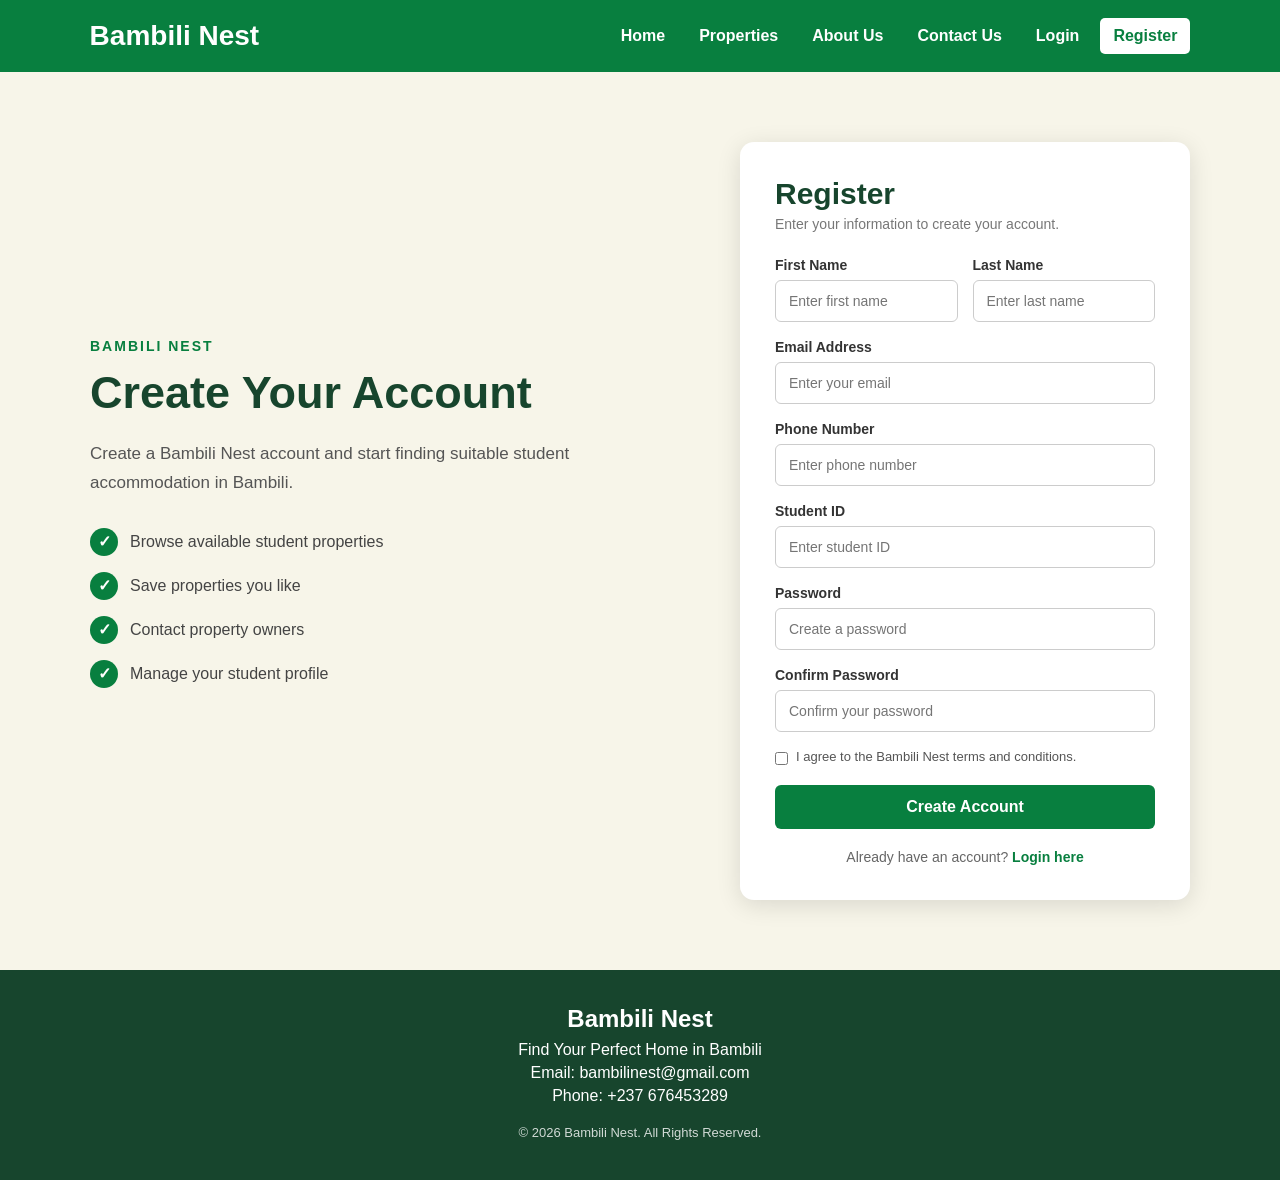
<file: Bambili-Nest/Bambili-Nest/register.html>
<!DOCTYPE html>
<html lang="en">

<head>
    <meta charset="UTF-8">
    <meta name="viewport" content="width=device-width, initial-scale=1.0">

    <title>Register | Bambili Nest</title>

    <link rel="stylesheet" href="register.css">
</head>

<body>

<!-- ================= HEADER ================= -->

<header class="navbar">

    <h2>Bambili Nest</h2>

    <nav>
        <a href="index.html">Home</a>
        <a href="property.html">Properties</a>
        <a href="about.html">About Us</a>
        <a href="contact.html">Contact Us</a>
        <a href="login.html">Login</a>
        <a href="register.html" class="active">Register</a>
    </nav>

</header>


<!-- ================= REGISTER SECTION ================= -->

<main class="register-page">

    <div class="register-container">

        <div class="register-intro">

            <p class="label">BAMBILI NEST</p>

            <h1>Create Your Account</h1>

            <p>
                Create a Bambili Nest account and start finding
                suitable student accommodation in Bambili.
            </p>

            <div class="benefits">

                <div class="benefit">
                    <span>✓</span>
                    <p>Browse available student properties</p>
                </div>

                <div class="benefit">
                    <span>✓</span>
                    <p>Save properties you like</p>
                </div>

                <div class="benefit">
                    <span>✓</span>
                    <p>Contact property owners</p>
                </div>

                <div class="benefit">
                    <span>✓</span>
                    <p>Manage your student profile</p>
                </div>

            </div>

        </div>


        <!-- REGISTER FORM -->

        <div class="register-card">

            <h2>Register</h2>

            <p class="form-description">
                Enter your information to create your account.
            </p>

            <form action="#" method="post">

                <div class="form-row">

                    <div class="form-group">

                        <label for="first-name">
                            First Name
                        </label>

                        <input
                            type="text"
                            id="first-name"
                            name="first_name"
                            placeholder="Enter first name"
                            required
                        >

                    </div>


                    <div class="form-group">

                        <label for="last-name">
                            Last Name
                        </label>

                        <input
                            type="text"
                            id="last-name"
                            name="last_name"
                            placeholder="Enter last name"
                            required
                        >

                    </div>

                </div>


                <div class="form-group">

                    <label for="email">
                        Email Address
                    </label>

                    <input
                        type="email"
                        id="email"
                        name="email"
                        placeholder="Enter your email"
                        required
                    >

                </div>


                <div class="form-group">

                    <label for="phone">
                        Phone Number
                    </label>

                    <input
                        type="tel"
                        id="phone"
                        name="phone"
                        placeholder="Enter phone number"
                        required
                    >

                </div>


                <div class="form-group">

                    <label for="student-id">
                        Student ID
                    </label>

                    <input
                        type="text"
                        id="student-id"
                        name="student_id"
                        placeholder="Enter student ID"
                    >

                </div>


                <div class="form-group">

                    <label for="password">
                        Password
                    </label>

                    <input
                        type="password"
                        id="password"
                        name="password"
                        placeholder="Create a password"
                        minlength="6"
                        required
                    >

                </div>


                <div class="form-group">

                    <label for="confirm-password">
                        Confirm Password
                    </label>

                    <input
                        type="password"
                        id="confirm-password"
                        name="confirm_password"
                        placeholder="Confirm your password"
                        minlength="6"
                        required
                    >

                </div>


                <div class="terms">

                    <label>
                        <input
                            type="checkbox"
                            name="terms"
                            required
                        >

                        <span>
                            I agree to the Bambili Nest terms
                            and conditions.
                        </span>

                    </label>

                </div>


                <button type="submit">
                    Create Account
                </button>

            </form>


            <p class="login-link">
                Already have an account?
                <a href="login.html">Login here</a>
            </p>

        </div>

    </div>

</main>


<!-- ================= FOOTER ================= -->

<footer>

    <h3>Bambili Nest</h3>

    <p>Find Your Perfect Home in Bambili</p>

    <p>Email: bambilinest@gmail.com</p>

    <p>Phone: +237 676453289</p>

    <p class="copyright">
        © 2026 Bambili Nest. All Rights Reserved.
    </p>

</footer>

</body>
</html>
</file>
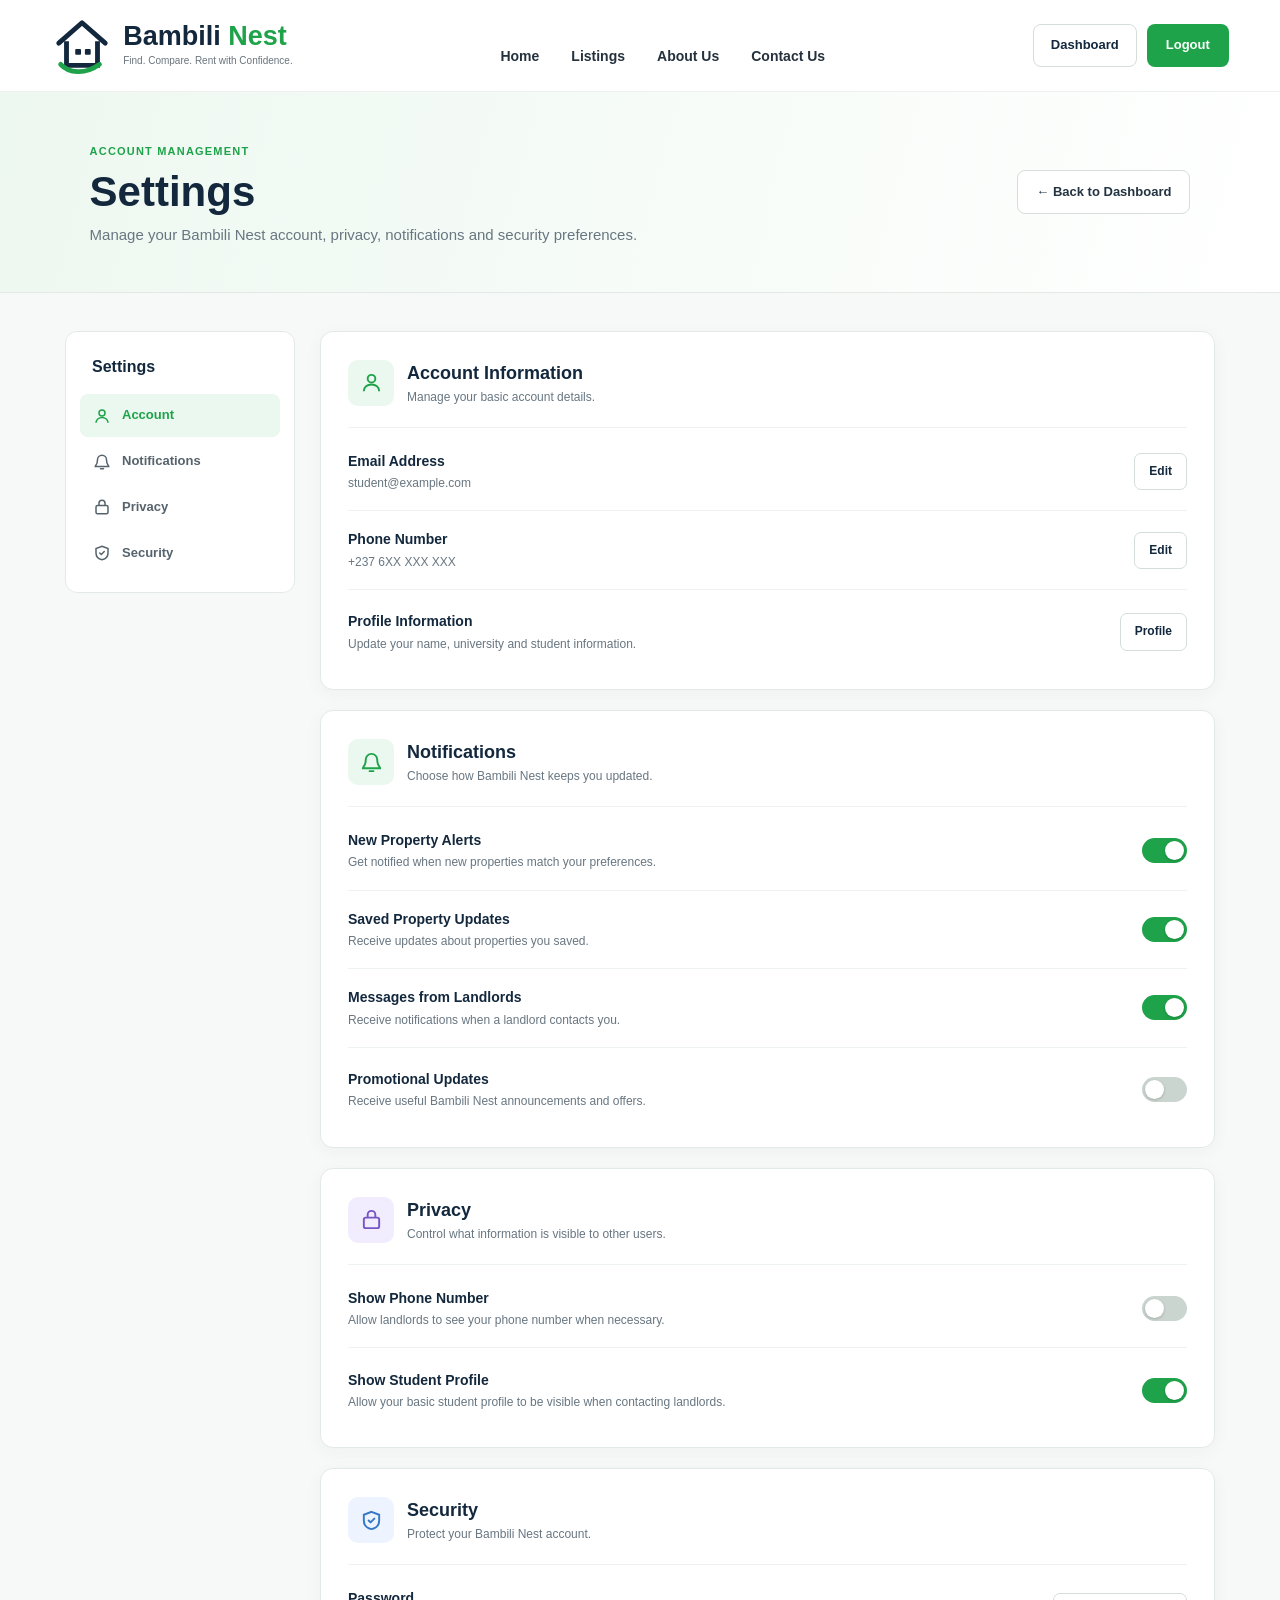
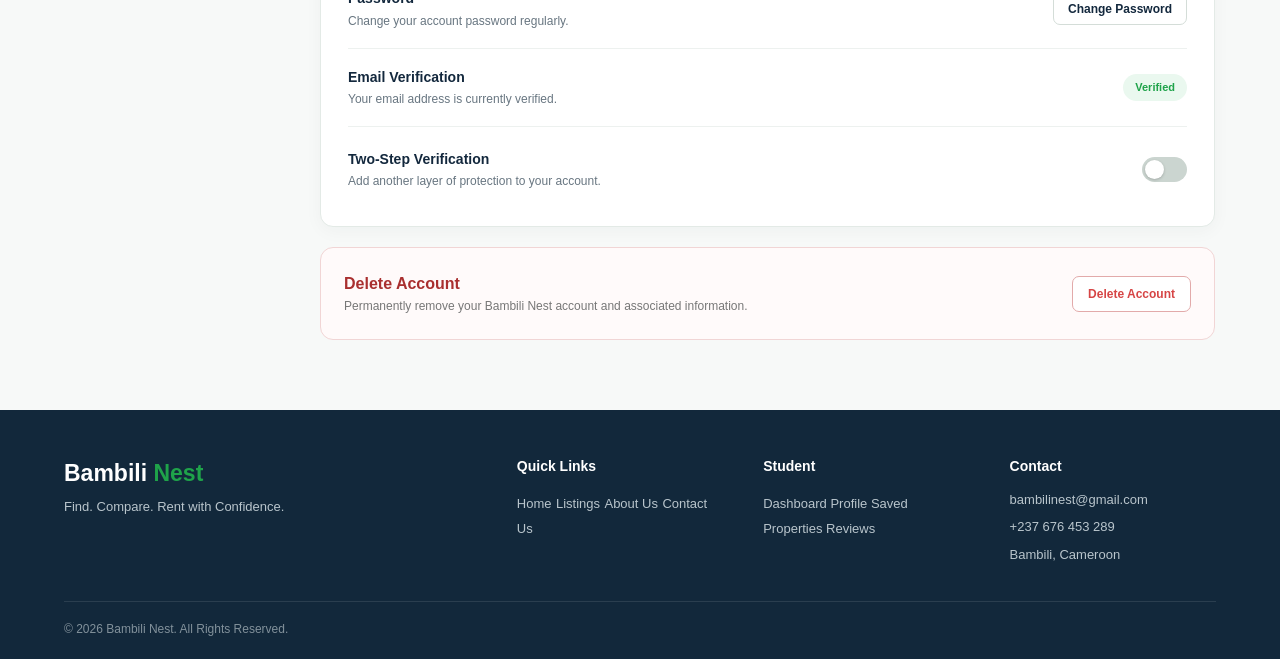
<file: Bambili-Nest/Bambili-Nest/settings.html>
<!DOCTYPE html>
<html lang="en">

<head>

    <meta charset="UTF-8">

    <meta name="viewport" content="width=device-width, initial-scale=1.0">

    <title>Settings | Bambili Nest</title>

    <link rel="stylesheet" href="settings.css">

</head>

<body>


<!-- =====================================================
     HEADER
===================================================== -->

<header class="header">

    <a href="index.html" class="logo">

        <div class="logo-icon">

            <svg viewBox="0 0 64 64">

                <path
                    d="M8 29L32 8l24 21"
                    fill="none"
                    stroke="currentColor"
                    stroke-width="5"
                    stroke-linecap="round"
                    stroke-linejoin="round"
                />

                <path
                    d="M16 27v25h32V27"
                    fill="none"
                    stroke="currentColor"
                    stroke-width="5"
                />

                <rect
                    x="25"
                    y="35"
                    width="6"
                    height="6"
                    rx="1"
                    fill="currentColor"
                />

                <rect
                    x="35"
                    y="35"
                    width="6"
                    height="6"
                    rx="1"
                    fill="currentColor"
                />

                <path
                    d="M10 51c8 9 25 11 40 0"
                    fill="none"
                    stroke="#1fa34a"
                    stroke-width="5"
                    stroke-linecap="round"
                />

            </svg>

        </div>


        <div class="logo-text">

            <h1>Bambili <span>Nest</span></h1>

            <p>Find. Compare. Rent with Confidence.</p>

        </div>

    </a>


    <nav class="nav">

        <a href="index.html">Home</a>

        <a href="property.html">Listings</a>

        <a href="about.html">About Us</a>

        <a href="contact.html">Contact Us</a>

    </nav>


    <div class="header-actions">

        <a
            href="student-dashboard.html"
            class="dashboard-link"
        >
            Dashboard
        </a>

        <a
            href="login.html"
            class="logout-link"
        >
            Logout
        </a>

    </div>

</header>



<!-- =====================================================
     PAGE HERO
===================================================== -->

<section class="settings-hero">

    <div>

        <span>ACCOUNT MANAGEMENT</span>

        <h2>Settings</h2>

        <p>
            Manage your Bambili Nest account, privacy,
            notifications and security preferences.
        </p>

    </div>


    <a
        href="student-dashboard.html"
        class="back-button"
    >
        ← Back to Dashboard
    </a>

</section>



<!-- =====================================================
     SETTINGS LAYOUT
===================================================== -->

<main class="settings-container">


    <!-- =================================================
         SETTINGS SIDEBAR
    ================================================== -->

    <aside class="settings-menu">

        <h3>Settings</h3>


        <a href="#account" class="menu-item active">

            <span class="menu-icon">

                <svg viewBox="0 0 24 24">

                    <circle
                        cx="12"
                        cy="8"
                        r="4"
                        fill="none"
                        stroke="currentColor"
                        stroke-width="2"
                    />

                    <path
                        d="M4 21c0-4 3.5-7 8-7s8 3 8 7"
                        fill="none"
                        stroke="currentColor"
                        stroke-width="2"
                    />

                </svg>

            </span>

            Account

        </a>


        <a href="#notifications" class="menu-item">

            <span class="menu-icon">

                <svg viewBox="0 0 24 24">

                    <path
                        d="M18 9a6 6 0 00-12 0c0 7-3 7-3 9h18c0-2-3-2-3-9"
                        fill="none"
                        stroke="currentColor"
                        stroke-width="2"
                        stroke-linecap="round"
                    />

                    <path
                        d="M10 21h4"
                        fill="none"
                        stroke="currentColor"
                        stroke-width="2"
                        stroke-linecap="round"
                    />

                </svg>

            </span>

            Notifications

        </a>


        <a href="#privacy" class="menu-item">

            <span class="menu-icon">

                <svg viewBox="0 0 24 24">

                    <rect
                        x="4"
                        y="10"
                        width="16"
                        height="11"
                        rx="2"
                        fill="none"
                        stroke="currentColor"
                        stroke-width="2"
                    />

                    <path
                        d="M8 10V7a4 4 0 018 0v3"
                        fill="none"
                        stroke="currentColor"
                        stroke-width="2"
                    />

                </svg>

            </span>

            Privacy

        </a>


        <a href="#security" class="menu-item">

            <span class="menu-icon">

                <svg viewBox="0 0 24 24">

                    <path
                        d="M12 3l8 3v6c0 5-3.4 8-8 9-4.6-1-8-4-8-9V6l8-3z"
                        fill="none"
                        stroke="currentColor"
                        stroke-width="2"
                    />

                    <path
                        d="M9 12l2 2 4-4"
                        fill="none"
                        stroke="currentColor"
                        stroke-width="2"
                        stroke-linecap="round"
                        stroke-linejoin="round"
                    />

                </svg>

            </span>

            Security

        </a>

    </aside>



    <!-- =================================================
         SETTINGS CONTENT
    ================================================== -->

    <section class="settings-content">


        <!-- =================================================
             ACCOUNT
        ================================================== -->

        <section
            class="settings-card"
            id="account"
        >

            <div class="card-heading">

                <div class="heading-icon">

                    <svg viewBox="0 0 24 24">

                        <circle
                            cx="12"
                            cy="8"
                            r="4"
                            fill="none"
                            stroke="currentColor"
                            stroke-width="2"
                        />

                        <path
                            d="M4 21c0-4 3.5-7 8-7s8 3 8 7"
                            fill="none"
                            stroke="currentColor"
                            stroke-width="2"
                        />

                    </svg>

                </div>

                <div>

                    <h3>Account Information</h3>

                    <p>
                        Manage your basic account details.
                    </p>

                </div>

            </div>


            <div class="setting-row">

                <div>

                    <h4>Email Address</h4>

                    <p>
                        student@example.com
                    </p>

                </div>

                <a
                    href="profile.html"
                    class="outline-button"
                >
                    Edit
                </a>

            </div>


            <div class="setting-row">

                <div>

                    <h4>Phone Number</h4>

                    <p>
                        +237 6XX XXX XXX
                    </p>

                </div>

                <a
                    href="profile.html"
                    class="outline-button"
                >
                    Edit
                </a>

            </div>


            <div class="setting-row">

                <div>

                    <h4>Profile Information</h4>

                    <p>
                        Update your name, university and student information.
                    </p>

                </div>

                <a
                    href="profile.html"
                    class="outline-button"
                >
                    Profile
                </a>

            </div>

        </section>



        <!-- =================================================
             NOTIFICATIONS
        ================================================== -->

        <section
            class="settings-card"
            id="notifications"
        >

            <div class="card-heading">

                <div class="heading-icon">

                    <svg viewBox="0 0 24 24">

                        <path
                            d="M18 9a6 6 0 00-12 0c0 7-3 7-3 9h18c0-2-3-2-3-9"
                            fill="none"
                            stroke="currentColor"
                            stroke-width="2"
                            stroke-linecap="round"
                        />

                        <path
                            d="M10 21h4"
                            fill="none"
                            stroke="currentColor"
                            stroke-width="2"
                            stroke-linecap="round"
                        />

                    </svg>

                </div>

                <div>

                    <h3>Notifications</h3>

                    <p>
                        Choose how Bambili Nest keeps you updated.
                    </p>

                </div>

            </div>


            <div class="toggle-row">

                <div>

                    <h4>New Property Alerts</h4>

                    <p>
                        Get notified when new properties match your preferences.
                    </p>

                </div>

                <label class="switch">

                    <input
                        type="checkbox"
                        checked
                    >

                    <span class="slider"></span>

                </label>

            </div>


            <div class="toggle-row">

                <div>

                    <h4>Saved Property Updates</h4>

                    <p>
                        Receive updates about properties you saved.
                    </p>

                </div>

                <label class="switch">

                    <input
                        type="checkbox"
                        checked
                    >

                    <span class="slider"></span>

                </label>

            </div>


            <div class="toggle-row">

                <div>

                    <h4>Messages from Landlords</h4>

                    <p>
                        Receive notifications when a landlord contacts you.
                    </p>

                </div>

                <label class="switch">

                    <input
                        type="checkbox"
                        checked
                    >

                    <span class="slider"></span>

                </label>

            </div>


            <div class="toggle-row">

                <div>

                    <h4>Promotional Updates</h4>

                    <p>
                        Receive useful Bambili Nest announcements and offers.
                    </p>

                </div>

                <label class="switch">

                    <input type="checkbox">

                    <span class="slider"></span>

                </label>

            </div>

        </section>



        <!-- =================================================
             PRIVACY
        ================================================== -->

        <section
            class="settings-card"
            id="privacy"
        >

            <div class="card-heading">

                <div class="heading-icon purple-icon">

                    <svg viewBox="0 0 24 24">

                        <rect
                            x="4"
                            y="10"
                            width="16"
                            height="11"
                            rx="2"
                            fill="none"
                            stroke="currentColor"
                            stroke-width="2"
                        />

                        <path
                            d="M8 10V7a4 4 0 018 0v3"
                            fill="none"
                            stroke="currentColor"
                            stroke-width="2"
                        />

                    </svg>

                </div>

                <div>

                    <h3>Privacy</h3>

                    <p>
                        Control what information is visible to other users.
                    </p>

                </div>

            </div>


            <div class="toggle-row">

                <div>

                    <h4>Show Phone Number</h4>

                    <p>
                        Allow landlords to see your phone number when necessary.
                    </p>

                </div>

                <label class="switch">

                    <input type="checkbox">

                    <span class="slider"></span>

                </label>

            </div>


            <div class="toggle-row">

                <div>

                    <h4>Show Student Profile</h4>

                    <p>
                        Allow your basic student profile to be visible when contacting landlords.
                    </p>

                </div>

                <label class="switch">

                    <input
                        type="checkbox"
                        checked
                    >

                    <span class="slider"></span>

                </label>

            </div>

        </section>



        <!-- =================================================
             SECURITY
        ================================================== -->

        <section
            class="settings-card"
            id="security"
        >

            <div class="card-heading">

                <div class="heading-icon blue-icon">

                    <svg viewBox="0 0 24 24">

                        <path
                            d="M12 3l8 3v6c0 5-3.4 8-8 9-4.6-1-8-4-8-9V6l8-3z"
                            fill="none"
                            stroke="currentColor"
                            stroke-width="2"
                        />

                        <path
                            d="M9 12l2 2 4-4"
                            fill="none"
                            stroke="currentColor"
                            stroke-width="2"
                            stroke-linecap="round"
                            stroke-linejoin="round"
                        />

                    </svg>

                </div>

                <div>

                    <h3>Security</h3>

                    <p>
                        Protect your Bambili Nest account.
                    </p>

                </div>

            </div>


            <div class="security-item">

                <div>

                    <h4>Password</h4>

                    <p>
                        Change your account password regularly.
                    </p>

                </div>

                <button
                    type="button"
                    class="outline-button"
                    onclick="changePassword()"
                >
                    Change Password
                </button>

            </div>


            <div class="security-item">

                <div>

                    <h4>Email Verification</h4>

                    <p>
                        Your email address is currently verified.
                    </p>

                </div>

                <span class="verified">
                    Verified
                </span>

            </div>


            <div class="security-item">

                <div>

                    <h4>Two-Step Verification</h4>

                    <p>
                        Add another layer of protection to your account.
                    </p>

                </div>

                <label class="switch">

                    <input type="checkbox">

                    <span class="slider"></span>

                </label>

            </div>

        </section>



        <!-- =================================================
             DANGER ZONE
        ================================================== -->

        <section class="danger-card">

            <div>

                <h3>Delete Account</h3>

                <p>
                    Permanently remove your Bambili Nest account
                    and associated information.
                </p>

            </div>

            <button
                type="button"
                class="delete-button"
                onclick="deleteAccount()"
            >
                Delete Account
            </button>

        </section>


    </section>

</main>



<!-- =====================================================
     FOOTER
===================================================== -->

<footer class="footer">

    <div class="footer-content">


        <div class="footer-brand">

            <h3>
                Bambili <span>Nest</span>
            </h3>

            <p>
                Find. Compare. Rent with Confidence.
            </p>

        </div>


        <div>

            <h4>Quick Links</h4>

            <a href="index.html">Home</a>

            <a href="property.html">Listings</a>

            <a href="about.html">About Us</a>

            <a href="contact.html">Contact Us</a>

        </div>


        <div>

            <h4>Student</h4>

            <a href="student-dashboard.html">
                Dashboard
            </a>

            <a href="profile.html">
                Profile
            </a>

            <a href="saved-properties.html">
                Saved Properties
            </a>

            <a href="reviews.html">
                Reviews
            </a>

        </div>


        <div>

            <h4>Contact</h4>

            <p>bambilinest@gmail.com</p>

            <p>+237 676 453 289</p>

            <p>Bambili, Cameroon</p>

        </div>

    </div>


    <div class="footer-bottom">

        © 2026 Bambili Nest. All Rights Reserved.

    </div>

</footer>



<script>

function changePassword() {

    alert(
        "Password change feature will be available after connecting the account system."
    );

}


function deleteAccount() {

    const confirmation = confirm(
        "Are you sure you want to delete your Bambili Nest account? This action cannot be undone."
    );

    if (confirmation) {

        alert(
            "Account deletion request submitted."
        );

    }

}

</script>


</body>
</html>
</file>
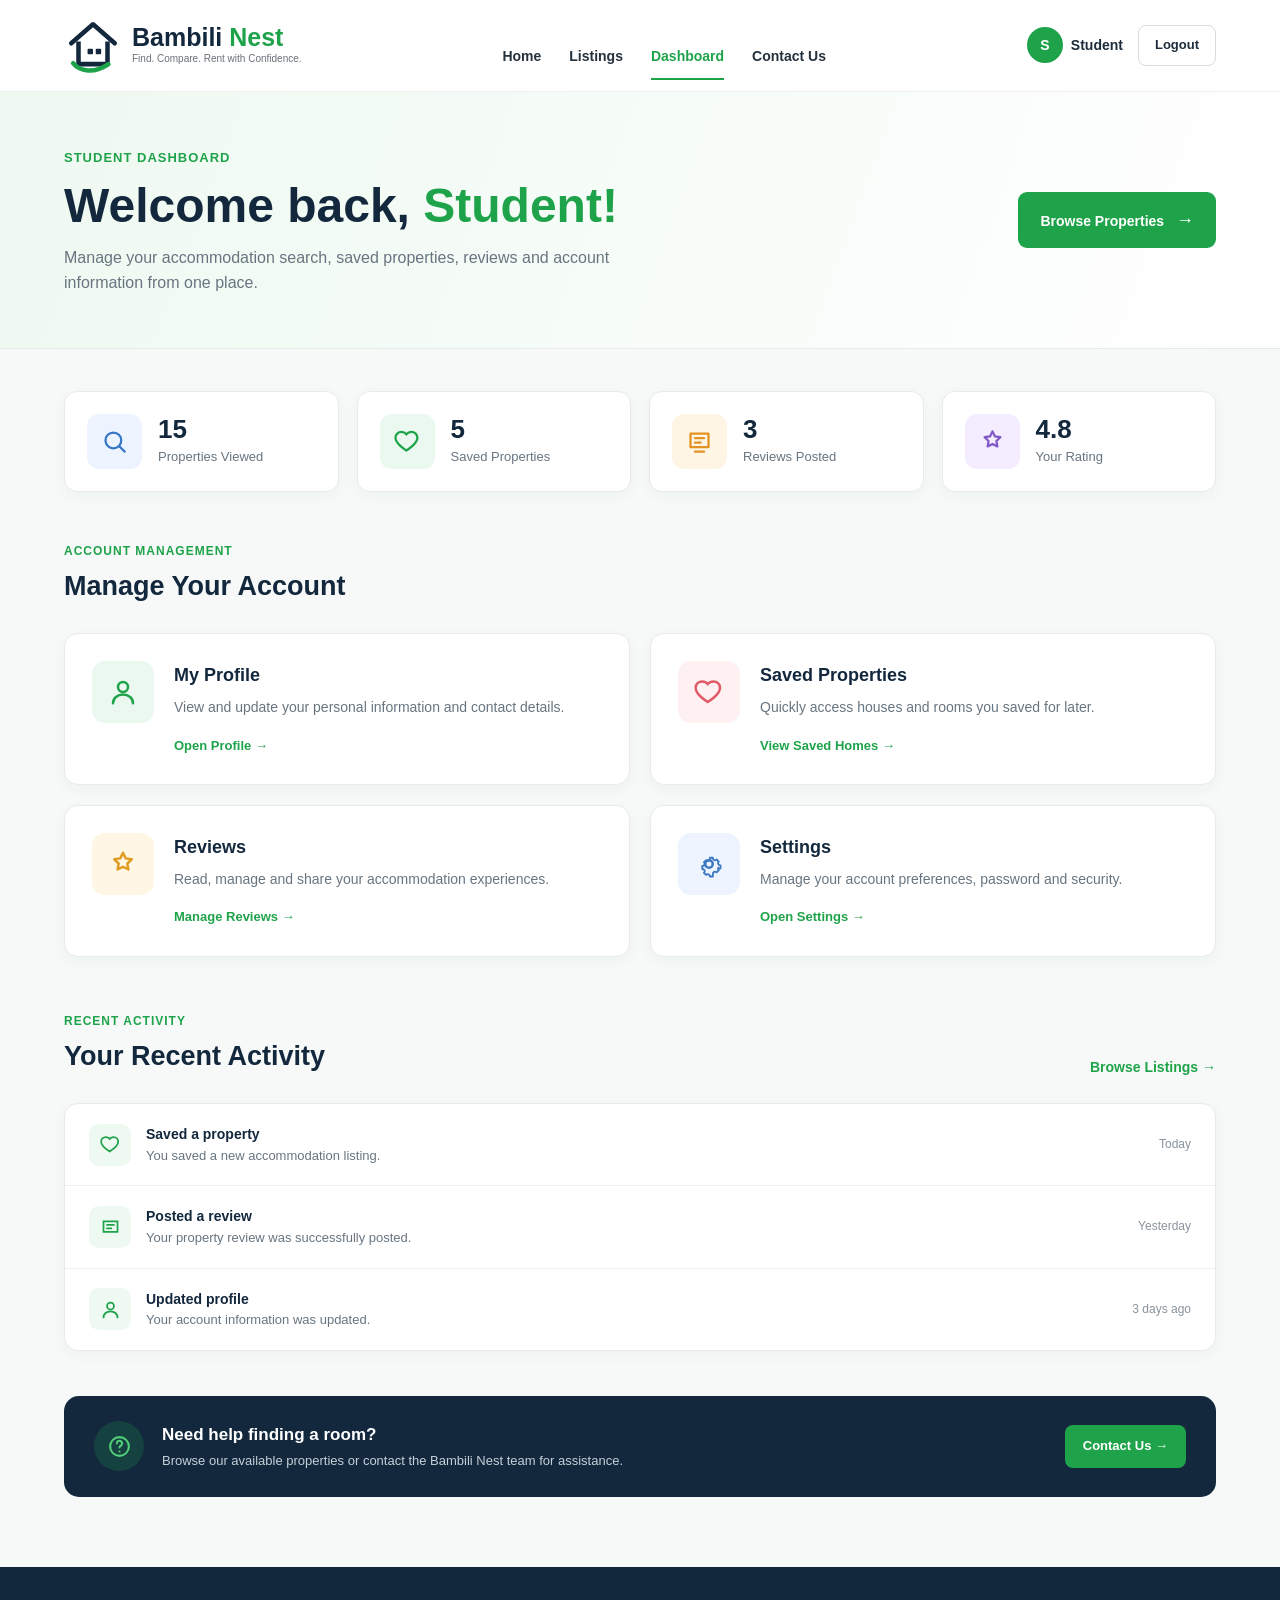
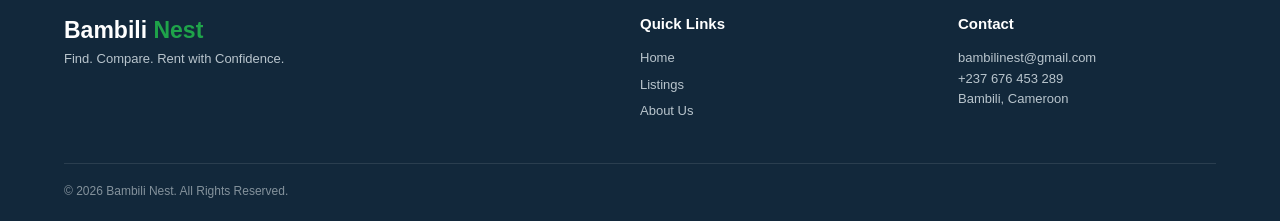
<file: Bambili-Nest/Bambili-Nest/student-dashboard.html>
<!DOCTYPE html>
<html lang="en">

<head>
    <meta charset="UTF-8">
    <meta name="viewport" content="width=device-width, initial-scale=1.0">

    <title>Student Dashboard | Bambili Nest</title>

    <link rel="stylesheet" href="student-dashboard.css">
</head>

<body>

<!-- ================= NAVBAR ================= -->

<header class="navbar">

    <a href="index.html" class="brand">

        <div class="brand-logo">
            <svg viewBox="0 0 64 64" aria-hidden="true">
                <path d="M8 29L32 8l24 21"
                      fill="none"
                      stroke="currentColor"
                      stroke-width="5"
                      stroke-linecap="round"
                      stroke-linejoin="round"/>

                <path d="M16 27v25h32V27"
                      fill="none"
                      stroke="currentColor"
                      stroke-width="5"
                      stroke-linejoin="round"/>

                <rect x="26" y="35" width="6" height="6" rx="1"
                      fill="currentColor"/>

                <rect x="35" y="35" width="6" height="6" rx="1"
                      fill="currentColor"/>

                <path d="M10 51c7 9 23 12 39 1"
                      fill="none"
                      stroke="#1fa34a"
                      stroke-width="5"
                      stroke-linecap="round"/>
            </svg>
        </div>

        <div class="brand-text">
            <h2>Bambili <span>Nest</span></h2>
            <p>Find. Compare. Rent with Confidence.</p>
        </div>

    </a>


    <nav class="nav">

        <a href="index.html">Home</a>

        <a href="property.html">Listings</a>

        <a href="student-dashboard.html" class="active">
            Dashboard
        </a>

        <a href="contact.html">
            Contact Us
        </a>

    </nav>


    <div class="nav-actions">

        <a href="profile.html" class="profile-mini">

            <div class="profile-avatar">
                S
            </div>

            <span>Student</span>

        </a>

        <a href="login.html" class="logout-btn">
            Logout
        </a>

    </div>

</header>


<!-- ================= DASHBOARD HERO ================= -->

<section class="dashboard-hero">

    <div class="hero-inner">

        <div>

            <span class="welcome-label">
                STUDENT DASHBOARD
            </span>

            <h1>
                Welcome back,
                <span>Student!</span>
            </h1>

            <p>
                Manage your accommodation search, saved properties,
                reviews and account information from one place.
            </p>

        </div>

        <a href="property.html" class="browse-btn">
            Browse Properties
            <span>→</span>
        </a>

    </div>

</section>


<!-- ================= MAIN DASHBOARD ================= -->

<main class="dashboard-container">


    <!-- ================= QUICK STATS ================= -->

    <section class="stats">

        <div class="stat-card">

            <div class="stat-icon blue">
                <svg viewBox="0 0 24 24">
                    <circle cx="11" cy="11" r="7"
                            fill="none"
                            stroke="currentColor"
                            stroke-width="2"/>

                    <path d="M16.5 16.5L21 21"
                          fill="none"
                          stroke="currentColor"
                          stroke-width="2"
                          stroke-linecap="round"/>
                </svg>
            </div>

            <div>
                <strong>15</strong>
                <p>Properties Viewed</p>
            </div>

        </div>


        <div class="stat-card">

            <div class="stat-icon green">
                <svg viewBox="0 0 24 24">
                    <path d="M20.8 8.7
                             c0-3-2.4-5.2-5.3-5.2
                             c-1.7 0-3.4.8-4.5 2.1
                             C10 4.3 8.3 3.5 6.6 3.5
                             c-2.9 0-5.3 2.2-5.3 5.2
                             c0 5.5 9.7 11.3 9.7 11.3
                             s9.8-5.8 9.8-11.3z"
                          fill="none"
                          stroke="currentColor"
                          stroke-width="2"/>
                </svg>
            </div>

            <div>
                <strong>5</strong>
                <p>Saved Properties</p>
            </div>

        </div>


        <div class="stat-card">

            <div class="stat-icon orange">
                <svg viewBox="0 0 24 24">
                    <path d="M4 5h16v12H4z"
                          fill="none"
                          stroke="currentColor"
                          stroke-width="2"
                          stroke-linejoin="round"/>

                    <path d="M8 21h8"
                          fill="none"
                          stroke="currentColor"
                          stroke-width="2"
                          stroke-linecap="round"/>

                    <path d="M8 9h8M8 13h5"
                          fill="none"
                          stroke="currentColor"
                          stroke-width="2"
                          stroke-linecap="round"/>
                </svg>
            </div>

            <div>
                <strong>3</strong>
                <p>Reviews Posted</p>
            </div>

        </div>


        <div class="stat-card">

            <div class="stat-icon purple">
                <svg viewBox="0 0 24 24">
                    <path d="M12 3l2.2 4.5L19 8.2l-3.5 3.4
                             .8 4.8L12 14.2 7.7 16.4l.8-4.8
                             L5 8.2l4.8-.7z"
                          fill="none"
                          stroke="currentColor"
                          stroke-width="2"
                          stroke-linejoin="round"/>
                </svg>
            </div>

            <div>
                <strong>4.8</strong>
                <p>Your Rating</p>
            </div>

        </div>

    </section>


    <!-- ================= DASHBOARD GRID ================= -->

    <section class="dashboard-section">

        <div class="section-title">

            <div>
                <span>ACCOUNT MANAGEMENT</span>

                <h2>
                    Manage Your Account
                </h2>
            </div>

        </div>


        <div class="dashboard-grid">


            <!-- PROFILE -->

            <a href="profile.html" class="dashboard-card">

                <div class="card-icon green">

                    <svg viewBox="0 0 24 24">
                        <circle cx="12" cy="8" r="4"
                                fill="none"
                                stroke="currentColor"
                                stroke-width="2"/>

                        <path d="M4 21c0-4 3.5-7 8-7s8 3 8 7"
                              fill="none"
                              stroke="currentColor"
                              stroke-width="2"
                              stroke-linecap="round"/>
                    </svg>

                </div>

                <div class="card-content">

                    <h3>My Profile</h3>

                    <p>
                        View and update your personal
                        information and contact details.
                    </p>

                    <span class="card-link">
                        Open Profile →
                    </span>

                </div>

            </a>


            <!-- SAVED PROPERTIES -->

            <a href="saved-properties.html" class="dashboard-card">

                <div class="card-icon red">

                    <svg viewBox="0 0 24 24">
                        <path d="M20.8 8.7
                                 c0-3-2.4-5.2-5.3-5.2
                                 c-1.7 0-3.4.8-4.5 2.1
                                 C10 4.3 8.3 3.5 6.6 3.5
                                 c-2.9 0-5.3 2.2-5.3 5.2
                                 c0 5.5 9.7 11.3 9.7 11.3
                                 s9.8-5.8 9.8-11.3z"
                              fill="none"
                              stroke="currentColor"
                              stroke-width="2"/>
                    </svg>

                </div>

                <div class="card-content">

                    <h3>Saved Properties</h3>

                    <p>
                        Quickly access houses and rooms
                        you saved for later.
                    </p>

                    <span class="card-link">
                        View Saved Homes →
                    </span>

                </div>

            </a>


            <!-- REVIEWS -->

            <a href="reviews.html" class="dashboard-card">

                <div class="card-icon yellow">

                    <svg viewBox="0 0 24 24">
                        <path d="M12 3l2.2 4.5L19 8.2l-3.5 3.4
                                 .8 4.8L12 14.2 7.7 16.4l.8-4.8
                                 L5 8.2l4.8-.7z"
                              fill="none"
                              stroke="currentColor"
                              stroke-width="2"
                              stroke-linejoin="round"/>
                    </svg>

                </div>

                <div class="card-content">

                    <h3>Reviews</h3>

                    <p>
                        Read, manage and share your
                        accommodation experiences.
                    </p>

                    <span class="card-link">
                        Manage Reviews →
                    </span>

                </div>

            </a>


            <!-- SETTINGS -->

            <a href="settings.html" class="dashboard-card">

                <div class="card-icon blue">

                    <svg viewBox="0 0 24 24">
                        <circle cx="12" cy="12" r="3"
                                fill="none"
                                stroke="currentColor"
                                stroke-width="2"/>

                        <path d="M19.4 15a1.7 1.7 0 0 0 .3 1.9l.1.1-1.7 1.7-.1-.1
                                 a1.7 1.7 0 0 0-1.9-.3
                                 1.7 1.7 0 0 0-1 1.6V22h-2.4v-.1
                                 a1.7 1.7 0 0 0-1-1.6
                                 1.7 1.7 0 0 0-1.9.3l-.1.1L8 19l.1-.1
                                 A1.7 1.7 0 0 0 8.4 17
                                 1.7 1.7 0 0 0 6.8 16H6.6v-2.4h.2
                                 a1.7 1.7 0 0 0 1.6-1
                                 1.7 1.7 0 0 0-.3-1.9L8 10.6l1.7-1.7.1.1
                                 a1.7 1.7 0 0 0 1.9.3
                                 1.7 1.7 0 0 0 1-1.6V7h2.4v.2
                                 a1.7 1.7 0 0 0 1 1.6
                                 1.7 1.7 0 0 0 1.9-.3l.1-.1
                                 1.7 1.7-.1.1a1.7 1.7 0 0 0-.3 1.9
                                 1.7 1.7 0 0 0 1.6 1h.2v2.4h-.2
                                 a1.7 1.7 0 0 0-1.6 1z"
                              fill="none"
                              stroke="currentColor"
                              stroke-width="1.5"
                              stroke-linejoin="round"/>
                    </svg>

                </div>

                <div class="card-content">

                    <h3>Settings</h3>

                    <p>
                        Manage your account preferences,
                        password and security.
                    </p>

                    <span class="card-link">
                        Open Settings →
                    </span>

                </div>

            </a>

        </div>

    </section>


    <!-- ================= RECENT ACTIVITY ================= -->

    <section class="activity-section">

        <div class="section-title">

            <div>
                <span>RECENT ACTIVITY</span>

                <h2>
                    Your Recent Activity
                </h2>
            </div>

            <a href="property.html" class="view-all">
                Browse Listings →
            </a>

        </div>


        <div class="activity-card">

            <div class="activity-item">

                <div class="activity-icon">
                    <svg viewBox="0 0 24 24">
                        <path d="M20.8 8.7
                                 c0-3-2.4-5.2-5.3-5.2
                                 c-1.7 0-3.4.8-4.5 2.1
                                 C10 4.3 8.3 3.5 6.6 3.5
                                 c-2.9 0-5.3 2.2-5.3 5.2
                                 c0 5.5 9.7 11.3 9.7 11.3
                                 s9.8-5.8 9.8-11.3z"
                              fill="none"
                              stroke="currentColor"
                              stroke-width="2"/>
                    </svg>
                </div>

                <div>
                    <strong>Saved a property</strong>
                    <p>You saved a new accommodation listing.</p>
                </div>

                <small>Today</small>

            </div>


            <div class="activity-item">

                <div class="activity-icon">
                    <svg viewBox="0 0 24 24">
                        <path d="M4 5h16v12H4z"
                              fill="none"
                              stroke="currentColor"
                              stroke-width="2"/>

                        <path d="M8 9h8M8 13h5"
                              fill="none"
                              stroke="currentColor"
                              stroke-width="2"
                              stroke-linecap="round"/>
                    </svg>
                </div>

                <div>
                    <strong>Posted a review</strong>
                    <p>Your property review was successfully posted.</p>
                </div>

                <small>Yesterday</small>

            </div>


            <div class="activity-item">

                <div class="activity-icon">
                    <svg viewBox="0 0 24 24">
                        <circle cx="12" cy="8" r="4"
                                fill="none"
                                stroke="currentColor"
                                stroke-width="2"/>

                        <path d="M4 21c0-4 3.5-7 8-7s8 3 8 7"
                              fill="none"
                              stroke="currentColor"
                              stroke-width="2"
                              stroke-linecap="round"/>
                    </svg>
                </div>

                <div>
                    <strong>Updated profile</strong>
                    <p>Your account information was updated.</p>
                </div>

                <small>3 days ago</small>

            </div>

        </div>

    </section>


    <!-- ================= QUICK HELP ================= -->

    <section class="help-card">

        <div class="help-icon">

            <svg viewBox="0 0 24 24">
                <circle cx="12" cy="12" r="9"
                        fill="none"
                        stroke="currentColor"
                        stroke-width="2"/>

                <path d="M9.5 9a2.5 2.5 0 1 1 4.3 1.7
                         c-.9.9-1.8 1.2-1.8 2.3"
                      fill="none"
                      stroke="currentColor"
                      stroke-width="2"
                      stroke-linecap="round"/>

                <circle cx="12" cy="16.8" r="1"
                        fill="currentColor"/>
            </svg>

        </div>

        <div>

            <h3>Need help finding a room?</h3>

            <p>
                Browse our available properties or contact
                the Bambili Nest team for assistance.
            </p>

        </div>

        <a href="contact.html">
            Contact Us →
        </a>

    </section>

</main>


<!-- ================= FOOTER ================= -->

<footer class="footer">

    <div class="footer-content">

        <div>

            <h3>
                Bambili <span>Nest</span>
            </h3>

            <p>
                Find. Compare. Rent with Confidence.
            </p>

        </div>


        <div>

            <h4>Quick Links</h4>

            <a href="index.html">Home</a>
            <a href="property.html">Listings</a>
            <a href="about.html">About Us</a>
        </div>


        <div>

            <h4>Contact</h4>

            <p>bambilinest@gmail.com</p>
            <p>+237 676 453 289</p>
            <p>Bambili, Cameroon</p>

        </div>

    </div>


    <div class="footer-bottom">

        © 2026 Bambili Nest. All Rights Reserved.

    </div>

</footer>


</body>
</html>
</file>
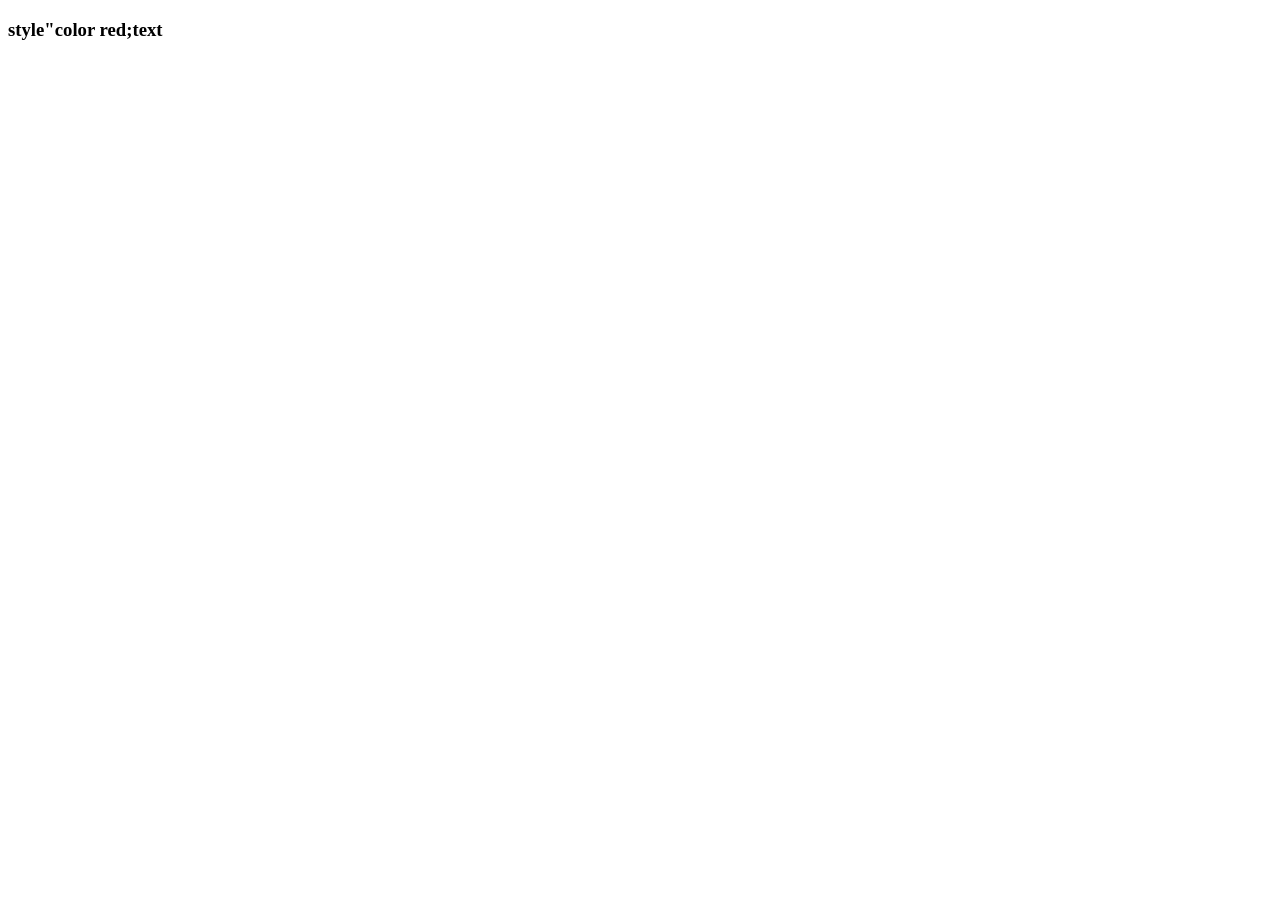
<file: Bambili-Nest/Bambili-Nest/Internship/Week1/Day1/home.html>
<!DOCTYPE html>
<html lang="en">
<head>
    <meta charset="UTF-8">
    <meta name="viewport" content="width=device-width, initial-scale=1.0">
    <title>Document</title>
</head>
<body>
    <h3>style"color red;text </h3>
</body>
</html>
</file>
<file: Bambili-Nest/css/style.css>
/* =========================================================
   BAMBILI NEST
   MODERN HOME PAGE
========================================================= */

* {
    margin: 0;
    padding: 0;
    box-sizing: border-box;
}

:root {
    --green: #1fa34a;
    --green-dark: #16833a;
    --navy: #13283d;
    --text: #1c2b3a;
    --muted: #66717d;
    --light-green: #edf9f1;
    --background: #f7faf8;
    --white: #ffffff;
}

html {
    scroll-behavior: smooth;
}

body {
    font-family: Arial, Helvetica, sans-serif;
    color: var(--text);
    background: var(--background);
    line-height: 1.6;
}

a {
    text-decoration: none;
    color: inherit;
}


/* =========================================================
   HEADER
========================================================= */

.header {
    height: 106px;
    padding: 0 4%;
    background: #ffffff;

    display: flex;
    align-items: center;
    justify-content: space-between;

    border-bottom: 1px solid #eeeeee;

    position: relative;
    z-index: 20;
}


/* BRAND */

.brand {
    display: flex;
    align-items: center;
    gap: 12px;
}

.brand-logo {
    width: 68px;
    height: 68px;

    position: relative;

    display: flex;
    align-items: center;
    justify-content: center;

    color: var(--navy);
}

.roof {
    font-size: 65px;
    line-height: 1;
    position: absolute;
    top: -3px;
}

.house-window {
    font-size: 17px;
    letter-spacing: 2px;
    position: absolute;
    top: 29px;
    left: 25px;
}

.leaf {
    position: absolute;
    bottom: 2px;
    left: 8px;

    font-size: 38px;

    color: var(--green);

    transform: rotate(-10deg);
}

.brand-text h1 {
    font-size: 32px;
    line-height: 1.1;
    color: var(--navy);
}

.brand-text h1 span {
    color: var(--green);
}

.brand-text p {
    font-size: 12px;
    color: #555;
    margin-top: 2px;
}


/* NAVIGATION */

.nav {
    display: flex;
    align-items: center;
    gap: 34px;
}

.nav a {
    color: #1d2935;
    font-size: 16px;
    font-weight: 500;

    padding: 40px 0 12px;

    border-bottom: 2px solid transparent;

    transition: 0.25s ease;
}

.nav a:hover,
.nav a.active {
    color: var(--green);
    border-bottom-color: var(--green);
}


/* HEADER BUTTONS */

.header-actions {
    display: flex;
    align-items: center;
    gap: 18px;
}

.login-btn,
.register-btn {
    padding: 13px 22px;

    border-radius: 10px;

    font-size: 15px;
    font-weight: 600;

    transition: 0.25s ease;
}

.login-btn {
    border: 1px solid #172938;
    background: white;
}

.login-btn:hover {
    background: #f3f6f4;
}

.register-btn {
    color: white;
    background: var(--green);
    border: 1px solid var(--green);
}

.register-btn:hover {
    background: var(--green-dark);
}


/* =========================================================
   HERO
========================================================= */

.hero {
    min-height: 565px;

    position: relative;

    overflow: visible;

    display: flex;
    align-items: center;
}


/* HERO IMAGE */

.hero-bg {
    position: absolute;

    inset: 0;

    width: 100%;
    height: 100%;

    object-fit: cover;

    z-index: 0;
}


/* IMAGE OVERLAY */

.hero-overlay {
    position: absolute;

    inset: 0;

    z-index: 1;

    background:
        linear-gradient(
            90deg,
            rgba(255,255,255,0.98) 0%,
            rgba(255,255,255,0.94) 25%,
            rgba(255,255,255,0.70) 44%,
            rgba(255,255,255,0.08) 73%
        );
}


/* HERO CONTENT */

.hero-content {
    position: relative;

    z-index: 2;

    width: 100%;

    max-width: 1450px;

    margin: 0 auto;

    padding: 65px 5% 145px;
}

.hero-copy {
    width: 52%;
    max-width: 650px;
}

.hero-copy h2 {
    font-size: clamp(42px, 5vw, 67px);

    line-height: 1.08;

    letter-spacing: -2px;

    color: var(--navy);

    font-weight: 750;

    margin-bottom: 25px;
}

.hero-copy h2 span {
    display: block;
    color: var(--green);
}

.hero-copy p {
    max-width: 560px;

    color: #263746;

    font-size: 18px;

    line-height: 1.7;

    margin-bottom: 25px;
}


/* TRUST POINTS */

.trust-points {
    display: flex;
    flex-wrap: wrap;

    gap: 28px;

    font-size: 15px;

    color: #263746;
}

.trust-points > div {
    display: flex;
    align-items: center;
    gap: 8px;
}

.check {
    width: 19px;
    height: 19px;

    border: 2px solid var(--green);

    color: var(--green);

    border-radius: 50%;

    display: inline-flex;

    align-items: center;
    justify-content: center;

    font-size: 11px;

    font-weight: bold;
}


/* =========================================================
   SEARCH BOX
========================================================= */

.search-box {
    position: absolute;

    z-index: 5;

    left: 4%;

    bottom: -46px;

    width: min(920px, 63%);

    min-height: 115px;

    background: white;

    border-radius: 14px;

    padding: 21px;

    display: flex;

    align-items: center;

    gap: 14px;

    box-shadow:
        0 12px 35px rgba(0,0,0,0.14);
}


/* SEARCH FIELD */

.search-field {
    flex: 1;

    min-width: 0;
}

.search-field label {
    display: block;

    font-size: 13px;

    font-weight: 700;

    margin: 0 0 7px 5px;

    color: #243343;
}

.field-control {
    height: 48px;

    border: 1px solid #e1e5e8;

    border-radius: 9px;

    display: flex;

    align-items: center;

    padding: 0 12px;

    background: white;
}

.field-icon {
    font-size: 21px;

    color: var(--navy);

    margin-right: 10px;
}

.field-control select {
    border: none;

    outline: none;

    background: transparent;

    width: 100%;

    font-size: 15px;

    color: #3c4650;

    cursor: pointer;
}


/* SEARCH BUTTON */

.search-btn {
    height: 68px;

    min-width: 145px;

    margin-top: 19px;

    background: var(--green);

    color: white;

    border-radius: 9px;

    display: flex;

    align-items: center;

    justify-content: center;

    gap: 8px;

    font-size: 16px;

    font-weight: 700;

    transition: 0.25s ease;
}

.search-btn span {
    font-size: 25px;
}

.search-btn:hover {
    background: var(--green-dark);

    transform: translateY(-2px);
}


/* =========================================================
   TRUSTED BADGE
========================================================= */

.trusted-badge {
    position: absolute;

    z-index: 4;

    right: 6%;

    bottom: 28px;

    background: #132b43;

    color: white;

    padding: 15px 23px;

    border-radius: 14px;

    display: flex;

    align-items: center;

    gap: 14px;

    box-shadow: 0 8px 25px rgba(0,0,0,0.15);
}

.trusted-icon {
    width: 45px;
    height: 45px;

    border-radius: 50%;

    background: rgba(31,163,74,0.2);

    color: var(--green);

    display: flex;

    align-items: center;
    justify-content: center;

    font-size: 25px;
}

.trusted-badge strong {
    display: block;

    font-size: 16px;
}

.trusted-badge small {
    display: block;

    color: #d8e0e6;

    font-size: 14px;
}


/* =========================================================
   SECTION HEADINGS
========================================================= */

.section-heading {
    text-align: center;

    margin-bottom: 40px;
}

.section-heading > span {
    display: block;

    color: var(--green);

    font-size: 15px;

    font-weight: 800;

    margin-bottom: 6px;

    text-transform: uppercase;
}

.section-heading h2 {
    color: var(--navy);

    font-size: 31px;

    line-height: 1.3;
}

.section-heading h2 strong {
    font-weight: 700;
}


/* =========================================================
   WHY US
========================================================= */

.why-us {
    padding: 105px 4% 75px;

    background: #f7faf8;
}

.features {
    max-width: 1400px;

    margin: auto;

    display: grid;

    grid-template-columns:
        repeat(6, 1fr);

    gap: 18px;
}

.feature-box {
    background: white;

    min-height: 215px;

    padding: 28px 18px;

    text-align: center;

    border-radius: 14px;

    border: 1px solid #edf0ef;

    box-shadow:
        0 5px 18px rgba(24,44,58,0.05);

    transition:
        transform 0.25s ease,
        box-shadow 0.25s ease;
}

.feature-box:hover {
    transform: translateY(-6px);

    box-shadow:
        0 12px 28px rgba(24,44,58,0.11);
}

.feature-icon {
    width: 66px;
    height: 66px;

    margin: 0 auto 17px;

    border-radius: 50%;

    background: var(--light-green);

    color: var(--green);

    display: flex;

    align-items: center;
    justify-content: center;

    font-size: 32px;

    font-weight: bold;
}

.feature-box h3 {
    color: #17283a;

    font-size: 16px;

    margin-bottom: 9px;
}

.feature-box p {
    color: #65707a;

    font-size: 14px;

    line-height: 1.6;
}


/* =========================================================
   HOW IT WORKS
========================================================= */

.how-it-works {
    padding: 85px 5%;

    background: white;
}

.steps {
    max-width: 1050px;

    margin: auto;

    display: grid;

    grid-template-columns:
        repeat(3, 1fr);

    gap: 35px;
}

.step {
    text-align: center;

    padding: 20px;
}

.step-number {
    width: 68px;
    height: 68px;

    margin: 0 auto 20px;

    border-radius: 50%;

    background: var(--green);

    color: white;

    display: flex;

    align-items: center;
    justify-content: center;

    font-size: 18px;

    font-weight: 800;
}

.step h3 {
    font-size: 20px;

    color: var(--navy);

    margin-bottom: 10px;
}

.step p {
    color: var(--muted);

    font-size: 15px;
}


/* =========================================================
   CTA
========================================================= */

.cta {
    margin: 0 5% 75px;

    padding: 48px 55px;

    border-radius: 20px;

    background:
        linear-gradient(
            120deg,
            #15314a,
            #1c4b36
        );

    color: white;

    display: flex;

    align-items: center;

    justify-content: space-between;

    gap: 30px;
}

.cta span {
    color: #65d887;

    font-size: 13px;

    font-weight: 800;
}

.cta h2 {
    font-size: 30px;

    margin: 7px 0;
}

.cta p {
    color: #d9e4dd;
}

.cta-btn {
    white-space: nowrap;

    background: var(--green);

    color: white;

    padding: 15px 24px;

    border-radius: 9px;

    font-weight: 700;

    transition: 0.25s ease;
}

.cta-btn:hover {
    background: white;

    color: var(--green);
}


/* =========================================================
   FOOTER
========================================================= */

.footer {
    background: #12283b;

    color: white;

    padding: 55px 5% 20px;
}

.footer-content {
    max-width: 1300px;

    margin: auto;

    display: grid;

    grid-template-columns:
        2fr 1fr 1.5fr;

    gap: 70px;
}

.footer-brand h3 {
    font-size: 26px;
}

.footer-brand h3 span {
    color: var(--green);
}

.footer-brand p {
    color: #aebbc5;

    margin-top: 8px;
}

.footer-column {
    display: flex;

    flex-direction: column;

    gap: 8px;
}

.footer-column h4 {
    font-size: 16px;

    margin-bottom: 8px;
}

.footer-column a,
.footer-column p {
    color: #b9c5cd;

    font-size: 14px;
}

.footer-column a:hover {
    color: var(--green);
}

.footer-bottom {
    max-width: 1300px;

    margin: 40px auto 0;

    padding-top: 20px;

    border-top: 1px solid rgba(255,255,255,0.1);

    color: #84929c;

    font-size: 13px;
}


/* =========================================================
   TABLET
========================================================= */

@media (max-width: 1150px) {

    .nav {
        gap: 15px;
    }

    .nav a {
        font-size: 14px;
    }

    .header-actions {
        gap: 8px;
    }

    .login-btn,
    .register-btn {
        padding: 11px 14px;
    }

    .features {
        grid-template-columns:
            repeat(3, 1fr);
    }

    .search-box {
        width: 90%;
    }
}


/* =========================================================
   MOBILE
========================================================= */

@media (max-width: 800px) {

    .header {
        height: auto;

        padding: 18px 20px;

        flex-wrap: wrap;

        gap: 16px;
    }

    .brand-logo {
        width: 52px;
        height: 52px;
    }

    .brand-text h1 {
        font-size: 25px;
    }

    .brand-text p {
        font-size: 10px;
    }

    .nav {
        order: 3;

        width: 100%;

        overflow-x: auto;

        justify-content: flex-start;

        gap: 22px;

        padding-bottom: 4px;
    }

    .nav a {
        white-space: nowrap;

        padding: 8px 0;

        font-size: 14px;
    }

    .header-actions {
        margin-left: auto;
    }

    .login-btn,
    .register-btn {
        padding: 9px 12px;

        font-size: 13px;
    }


    /* HERO */

    .hero {
        min-height: 680px;

        align-items: flex-start;
    }

    .hero-bg {
        object-position: 65% center;
    }

    .hero-overlay {
        background:
            linear-gradient(
                180deg,
                rgba(255,255,255,0.98) 0%,
                rgba(255,255,255,0.92) 45%,
                rgba(255,255,255,0.35) 100%
            );
    }

    .hero-content {
        padding:
            45px
            22px
            180px;
    }

    .hero-copy {
        width: 100%;
    }

    .hero-copy h2 {
        font-size: 42px;

        letter-spacing: -1px;
    }

    .hero-copy p {
        font-size: 16px;
    }

    .trust-points {
        flex-direction: column;

        gap: 10px;
    }


    /* SEARCH */

    .search-box {
        left: 5%;

        bottom: -150px;

        width: 90%;

        padding: 18px;

        flex-direction: column;

        align-items: stretch;

        gap: 10px;
    }

    .search-field {
        width: 100%;
    }

    .search-btn {
        width: 100%;

        height: 52px;

        margin-top: 3px;
    }


    /* TRUST BADGE */

    .trusted-badge {
        display: none;
    }


    /* FEATURES */

    .why-us {
        padding-top: 190px;

        padding-left: 20px;

        padding-right: 20px;
    }

    .section-heading h2 {
        font-size: 26px;
    }

    .features {
        grid-template-columns:
            repeat(2, 1fr);

        gap: 12px;
    }

    .feature-box {
        min-height: 210px;

        padding: 22px 13px;
    }


    /* STEPS */

    .steps {
        grid-template-columns: 1fr;

        gap: 10px;
    }


    /* CTA */

    .cta {
        margin: 0 20px 55px;

        padding: 32px 25px;

        flex-direction: column;

        align-items: flex-start;
    }

    .cta h2 {
        font-size: 25px;
    }


    /* FOOTER */

    .footer-content {
        grid-template-columns: 1fr;

        gap: 30px;
    }

}


/* =========================================================
   SMALL PHONES
========================================================= */

@media (max-width: 480px) {

    .header-actions {
        width: 100%;

        margin-left: 0;
    }

    .login-btn,
    .register-btn {
        flex: 1;

        text-align: center;
    }

    .hero-copy h2 {
        font-size: 36px;
    }

    .features {
        grid-template-columns: 1fr;
    }

    .feature-box {
        min-height: auto;
    }

    .search-box {
        bottom: -165px;
    }

    .why-us {
        padding-top: 205px;
    }

}
</file>
<file: Bambili-Nest/Bambili-Nest/about.css>
*{
    margin:0;
    padding:0;
    box-sizing:border-box;
}

body{
    font-family:Arial, sans-serif;
    background:#f7f5e9;
    color:#222;
}

.navbar{
    background:#087f3f;
    color:white;
    padding:20px 30px;
    display:flex;
    justify-content:space-between;
    align-items:center;
}

nav{
    display:flex;
    gap:20px;
}

nav a{
    color:white;
    text-decoration:none;
    padding:8px 12px;
    border-radius:5px;
    font-weight:bold;
}

nav a:hover,
nav a.active{
    background:white;
    color:#087f3f;
}

.hero{
    background:linear-gradient(to right,#087f3f,#17452d);
    color:white;
    text-align:center;
    padding:80px 20px;
}

.about-content{
    max-width:1000px;
    margin:50px auto;
    padding:0 20px;
    line-height:1.8;
}

.about-content h2{
    color:#087f3f;
    margin:25px 0 10px;
}

.features{
    display:flex;
    justify-content:center;
    gap:25px;
    flex-wrap:wrap;
    padding:30px;
}

.feature-box{
    width:300px;
    background:white;
    padding:25px;
    border-radius:10px;
    box-shadow:0 4px 12px rgba(0,0,0,0.1);
    text-align:center;
}

.feature-box h3{
    color:#087f3f;
    margin-bottom:10px;
}

footer{
    background:#17452d;
    color:white;
    text-align:center;
    padding:25px;
    margin-top:40px;
}
</file>
<file: Bambili-Nest/Bambili-Nest/contact.css>
/* =========================================================
   CONTACT PAGE
========================================================= */

*{
    margin:0;
    padding:0;
    box-sizing:border-box;
}

:root{
    --green:#1fa34a;
    --green-dark:#16833a;
    --navy:#13283d;
    --text:#1c2b3a;
    --muted:#66717d;
    --background:#f7faf8;
    --white:#ffffff;
}

body{
    font-family:Arial, Helvetica, sans-serif;
    background:var(--background);
    color:var(--text);
    line-height:1.6;
}

a{
    text-decoration:none;
    color:inherit;
}

/* HEADER */

.header{
    height:100px;
    padding:0 5%;
    background:white;

    display:flex;
    justify-content:space-between;
    align-items:center;

    border-bottom:1px solid #eee;
}

.brand-text h1{
    color:var(--navy);
    font-size:32px;
}

.brand-text span{
    color:var(--green);
}

.brand-text p{
    color:#666;
    font-size:12px;
}

.nav{
    display:flex;
    gap:28px;
}

.nav a{
    font-weight:500;
}

.nav a.active,
.nav a:hover{
    color:var(--green);
}

/* HERO */

.contact-hero{
    height:350px;

    background:
    linear-gradient(
    135deg,
    rgba(19,40,61,.9),
    rgba(31,163,74,.8));

    display:flex;
    align-items:center;
    justify-content:center;

    text-align:center;

    position:relative;
}

.contact-content{
    position:relative;
    z-index:2;
    color:white;
}

.contact-content h1{
    font-size:55px;
    margin-bottom:15px;
}

.contact-content p{
    max-width:700px;
    margin:auto;
    font-size:18px;
}

/* CONTACT SECTION */

.contact-section{
    max-width:1200px;
    margin:80px auto;
    padding:0 5%;

    display:grid;
    grid-template-columns:1fr 1.2fr;
    gap:35px;
}

.contact-info,
.contact-form{
    background:white;

    padding:35px;

    border-radius:16px;

    box-shadow:
    0 8px 25px rgba(0,0,0,.08);
}

.contact-info h2,
.contact-form h2{
    color:var(--navy);
    margin-bottom:25px;
}

.info-card{
    margin-bottom:25px;
}

.info-card h3{
    color:var(--green);
    margin-bottom:5px;
}

/* FORM */

.contact-form form{
    display:flex;
    flex-direction:column;
    gap:15px;
}

.contact-form input,
.contact-form textarea{
    width:100%;
    padding:14px;

    border:1px solid #ddd;
    border-radius:10px;

    font-size:15px;
}

.contact-form input:focus,
.contact-form textarea:focus{
    outline:none;
    border-color:var(--green);
}

.contact-form button{
    background:var(--green);
    color:white;

    border:none;

    padding:15px;

    border-radius:10px;

    font-size:16px;
    font-weight:700;

    cursor:pointer;

    transition:.3s;
}

.contact-form button:hover{
    background:var(--green-dark);
}

/* FOOTER */

.footer{
    background:var(--navy);
    color:white;

    text-align:center;

    padding:40px 20px;
}

.footer h3{
    font-size:28px;
}

.footer span{
    color:var(--green);
}

.footer p{
    margin-top:10px;
    color:#cfd8df;
}

/* MOBILE */

@media(max-width:900px){

    .contact-section{
        grid-template-columns:1fr;
    }

    .contact-content h1{
        font-size:40px;
    }

    .nav{
        gap:15px;
        flex-wrap:wrap;
    }
}

@media(max-width:600px){

    .header{
        flex-direction:column;
        height:auto;
        padding:20px;
        gap:15px;
    }

    .nav{
        justify-content:center;
    }

    .contact-content h1{
        font-size:32px;
    }

    .contact-content p{
        font-size:16px;
        padding:0 20px;
    }
}
</file>
<file: Bambili-Nest/Bambili-Nest/login.css>
* {
    margin: 0;
    padding: 0;
    box-sizing: border-box;
}

body {
    font-family: Arial, Helvetica, sans-serif;

    background: #f7f5e9;

    color: #222;

    line-height: 1.6;
}



.navbar {
    background: #087f3f;

    color: white;

    padding: 18px 7%;

    display: flex;

    align-items: center;

    justify-content: space-between;

    gap: 30px;
}

.navbar h2 {
    font-size: 28px;
}

.navbar nav {
    display: flex;

    align-items: center;

    gap: 8px;

    flex-wrap: wrap;
}

.navbar nav a {
    color: white;

    text-decoration: none;

    padding: 9px 13px;

    border-radius: 5px;

    font-weight: 600;

    transition: 0.3s;
}

.navbar nav a:hover,
.navbar nav a.active {
    background: white;

    color: #087f3f;
}



.login-page {
    min-height: 700px;

    padding: 70px 7%;

    display: flex;

    align-items: center;
}

.login-container {
    width: 100%;

    max-width: 1050px;

    margin: auto;

    display: flex;

    align-items: center;

    gap: 70px;
}


.login-intro {
    flex: 1;
}

.label {
    color: #087f3f;

    font-size: 14px;

    font-weight: 700;

    letter-spacing: 2px;

    margin-bottom: 12px;
}

.login-intro h1 {
    color: #17452d;

    font-size: 48px;

    line-height: 1.15;

    margin-bottom: 20px;
}

.login-intro h1 span {
    color: #087f3f;
}

.login-intro > p:not(.label) {
    color: #555;

    font-size: 17px;

    max-width: 500px;
}



.login-benefits {
    margin-top: 30px;
}

.benefit {
    display: flex;

    align-items: center;

    gap: 12px;

    margin-bottom: 15px;
}

.benefit span {
    width: 28px;

    height: 28px;

    background: #087f3f;

    color: white;

    border-radius: 50%;

    display: flex;

    align-items: center;

    justify-content: center;

    font-weight: bold;
}

.benefit p {
    color: #444;
}


.login-card {
    width: 420px;

    background: white;

    padding: 38px;

    border-radius: 14px;

    box-shadow: 0 5px 25px rgba(0, 0, 0, 0.12);
}

.login-card h2 {
    color: #17452d;

    font-size: 30px;

    margin-bottom: 5px;
}

.form-description {
    color: #777;

    font-size: 14px;

    margin-bottom: 28px;
}



.form-group {
    margin-bottom: 20px;
}

.form-group label {
    display: block;

    color: #333;

    font-size: 14px;

    font-weight: 600;

    margin-bottom: 7px;
}

.form-group input {
    width: 100%;

    padding: 13px;

    border: 1px solid #ccc;

    border-radius: 6px;

    font-size: 14px;

    outline: none;

    transition: 0.3s;
}

.form-group input:focus {
    border-color: #087f3f;

    box-shadow: 0 0 0 2px rgba(8, 127, 63, 0.1);
}



.login-options {
    display: flex;

    justify-content: space-between;

    align-items: center;

    gap: 10px;

    margin: 5px 0 22px;

    font-size: 13px;
}

.remember {
    display: flex;

    align-items: center;

    gap: 7px;

    color: #555;

    cursor: pointer;
}

.remember input {
    accent-color: #087f3f;
}

.login-options a {
    color: #087f3f;

    text-decoration: none;

    font-weight: 600;
}

.login-options a:hover {
    text-decoration: underline;
}



button {
    width: 100%;

    padding: 13px;

    border: none;

    border-radius: 6px;

    background: #087f3f;

    color: white;

    font-size: 16px;

    font-weight: 700;

    cursor: pointer;

    transition: 0.3s;
}

button:hover {
    background: #056630;

    transform: translateY(-1px);
}



.divider {
    display: flex;

    align-items: center;

    gap: 15px;

    margin: 25px 0;

    color: #999;

    font-size: 12px;
}

.divider::before,
.divider::after {
    content: "";

    height: 1px;

    background: #ddd;

    flex: 1;
}



.register-link {
    text-align: center;

    color: #666;

    font-size: 14px;
}

.register-link a {
    color: #087f3f;

    text-decoration: none;

    font-weight: 700;
}

.register-link a:hover {
    text-decoration: underline;
}


footer {
    background: #17452d;

    color: white;

    text-align: center;

    padding: 35px 20px;
}

footer h3 {
    font-size: 24px;

    margin-bottom: 8px;
}

footer p {
    margin: 5px;
}

footer .copyright {
    margin-top: 20px;

    font-size: 13px;

    opacity: 0.8;
}



@media (max-width: 850px) {

    .navbar {
        flex-direction: column;

        text-align: center;

        padding: 20px;
    }

    .navbar nav {
        justify-content: center;
    }

    .login-page {
        padding: 50px 20px;
    }

    .login-container {
        flex-direction: column;

        gap: 40px;
    }

    .login-intro {
        text-align: center;
    }

    .login-intro > p:not(.label) {
        margin: auto;
    }

    .login-benefits {
        display: inline-block;

        text-align: left;
    }

    .login-intro h1 {
        font-size: 38px;
    }

    .login-card {
        width: 100%;

        max-width: 450px;

        padding: 30px 24px;
    }
}


@media (max-width: 500px) {

    .login-intro h1 {
        font-size: 32px;
    }

    .login-card {
        padding: 27px 20px;
    }

    .login-card h2 {
        font-size: 26px;
    }

    .login-options {
        align-items: flex-start;

        flex-direction: column;
    }
}
</file>
<file: Bambili-Nest/Bambili-Nest/profile.css>
/* =====================================================
   BAMBILI NEST - PROFILE PAGE
   NO ONLINE ICONS / NO CDN / NO EXTERNAL FONTS
===================================================== */

* {
    margin: 0;
    padding: 0;
    box-sizing: border-box;
}

:root {
    --green: #1fa34a;
    --green-dark: #16843b;
    --navy: #13283d;
    --text: #243342;
    --muted: #687681;
    --background: #f7f9f8;
    --white: #ffffff;
    --border: #e5ebe8;
}

body {
    font-family: Arial, Helvetica, sans-serif;
    background: var(--background);
    color: var(--text);
    line-height: 1.6;
}

a {
    text-decoration: none;
    color: inherit;
}

button,
input,
select {
    font-family: inherit;
}


/* =====================================================
   HEADER
===================================================== */

.header {
    min-height: 92px;

    padding: 0 4%;

    background: #ffffff;

    display: flex;

    align-items: center;

    justify-content: space-between;

    gap: 30px;

    border-bottom: 1px solid #edf0ee;

    position: sticky;

    top: 0;

    z-index: 100;
}


/* LOGO */

.logo {
    display: flex;

    align-items: center;

    gap: 10px;

    flex-shrink: 0;
}

.logo-icon {
    width: 62px;
    height: 62px;

    color: var(--navy);
}

.logo-icon svg {
    width: 100%;
    height: 100%;
}

.logo-text h1 {
    color: var(--navy);

    font-size: 27px;

    line-height: 1.05;
}

.logo-text h1 span {
    color: var(--green);
}

.logo-text p {
    color: #69747c;

    font-size: 10px;

    margin-top: 3px;
}


/* NAV */

.nav {
    display: flex;

    align-items: center;

    gap: 32px;
}

.nav a {
    color: #25313d;

    font-size: 14px;

    font-weight: 600;

    padding: 34px 0 10px;

    border-bottom: 2px solid transparent;

    transition: 0.2s ease;
}

.nav a:hover {
    color: var(--green);

    border-bottom-color: var(--green);
}


/* HEADER ACTIONS */

.header-actions {
    display: flex;

    align-items: center;

    gap: 12px;
}

.dashboard-link {
    padding: 10px 17px;

    border: 1px solid #d5ddd9;

    border-radius: 8px;

    font-size: 13px;

    font-weight: 700;

    color: var(--navy);
}

.dashboard-link:hover {
    color: var(--green);

    border-color: var(--green);
}

.login-link {
    padding: 11px 19px;

    background: var(--green);

    color: white;

    border-radius: 8px;

    font-size: 13px;

    font-weight: 700;
}

.login-link:hover {
    background: var(--green-dark);
}


/* =====================================================
   PROFILE HERO
===================================================== */

.profile-hero {
    background:
        linear-gradient(
            105deg,
            #edf8f0 0%,
            #ffffff 70%
        );

    border-bottom: 1px solid var(--border);

    padding: 48px 7%;

    display: flex;

    align-items: center;

    justify-content: space-between;

    gap: 30px;
}

.small-title {
    color: var(--green);

    font-size: 12px;

    font-weight: 800;

    letter-spacing: 1.2px;
}

.profile-hero h2 {
    color: var(--navy);

    font-size: 42px;

    line-height: 1.15;

    margin: 5px 0 8px;
}

.profile-hero p {
    color: var(--muted);

    font-size: 15px;
}

.back-dashboard {
    background: white;

    border: 1px solid #d6dfda;

    border-radius: 8px;

    padding: 11px 18px;

    color: var(--navy);

    font-size: 13px;

    font-weight: 700;

    white-space: nowrap;
}

.back-dashboard:hover {
    color: var(--green);

    border-color: var(--green);
}


/* =====================================================
   MAIN
===================================================== */

.profile-container {
    width: min(1050px, 90%);

    margin: 0 auto;

    padding: 38px 0 70px;
}


/* =====================================================
   GENERAL CARD
===================================================== */

.profile-card {
    background: var(--white);

    border: 1px solid var(--border);

    border-radius: 14px;

    padding: 28px;

    margin-bottom: 22px;

    box-shadow:
        0 4px 18px rgba(18, 40, 59, 0.045);
}


/* =====================================================
   PROFILE TOP
===================================================== */

.profile-top {
    display: flex;

    align-items: center;

    gap: 20px;
}

.avatar {
    width: 82px;

    height: 82px;

    flex-shrink: 0;

    border-radius: 50%;

    background:
        linear-gradient(
            135deg,
            #1fa34a,
            #16843b
        );

    display: flex;

    align-items: center;

    justify-content: center;

    color: white;

    font-size: 30px;

    font-weight: 700;
}

.profile-name {
    flex: 1;
}

.profile-name h2 {
    color: var(--navy);

    font-size: 23px;

    margin-bottom: 2px;
}

.profile-name p {
    color: var(--muted);

    font-size: 14px;

    margin-bottom: 5px;
}

.account-status {
    color: var(--green);

    display: flex;

    align-items: center;

    gap: 6px;

    font-size: 12px;

    font-weight: 700;
}

.status-dot {
    width: 7px;

    height: 7px;

    border-radius: 50%;

    background: var(--green);
}

.photo-button {
    border: 1px solid #d7dfda;

    background: white;

    color: var(--navy);

    padding: 10px 16px;

    border-radius: 8px;

    cursor: pointer;

    font-size: 13px;

    font-weight: 700;
}

.photo-button:hover {
    color: var(--green);

    border-color: var(--green);
}


/* =====================================================
   SECTION HEADING
===================================================== */

.section-heading {
    display: flex;

    align-items: center;

    gap: 14px;

    padding-bottom: 20px;

    margin-bottom: 23px;

    border-bottom: 1px solid #edf1ef;
}

.section-icon {
    width: 48px;

    height: 48px;

    border-radius: 11px;

    background: #eaf8ef;

    color: var(--green);

    display: flex;

    align-items: center;

    justify-content: center;

    flex-shrink: 0;
}

.section-icon svg {
    width: 24px;

    height: 24px;
}

.green-icon {
    background: #eaf8ef;

    color: var(--green);
}

.blue-icon {
    background: #edf4ff;

    color: #3678c5;
}

.section-heading h3 {
    color: var(--navy);

    font-size: 19px;
}

.section-heading p {
    color: var(--muted);

    font-size: 13px;
}


/* =====================================================
   FORM
===================================================== */

.form-grid {
    display: grid;

    grid-template-columns:
        repeat(2, 1fr);

    gap: 19px;
}

.form-group {
    display: flex;

    flex-direction: column;

    gap: 7px;
}

.form-group.full {
    grid-column: 1 / -1;
}

.form-group label {
    color: var(--navy);

    font-size: 13px;

    font-weight: 700;
}

.form-group input,
.form-group select {
    width: 100%;

    height: 46px;

    padding: 0 13px;

    border: 1px solid #dce4df;

    border-radius: 8px;

    background: white;

    color: var(--text);

    font-size: 14px;

    outline: none;

    transition: 0.2s ease;
}

.form-group input:focus,
.form-group select:focus {
    border-color: var(--green);

    box-shadow:
        0 0 0 3px rgba(31, 163, 74, 0.08);
}


/* FORM FOOTER */

.form-footer {
    display: flex;

    justify-content: flex-end;

    gap: 10px;

    margin-top: 25px;

    padding-top: 20px;

    border-top: 1px solid #edf1ef;
}

.cancel-button,
.save-button {
    border-radius: 8px;

    padding: 11px 20px;

    font-size: 13px;

    font-weight: 700;

    cursor: pointer;
}

.cancel-button {
    background: white;

    border: 1px solid #d5ded9;

    color: var(--navy);
}

.save-button {
    background: var(--green);

    border: 1px solid var(--green);

    color: white;
}

.save-button:hover {
    background: var(--green-dark);
}


/* =====================================================
   PREFERENCES
===================================================== */

.preference-save {
    display: flex;

    justify-content: flex-end;

    margin-top: 23px;

    padding-top: 20px;

    border-top: 1px solid #edf1ef;
}


/* =====================================================
   SECURITY
===================================================== */

.security-row {
    display: flex;

    align-items: center;

    justify-content: space-between;

    gap: 20px;

    padding: 18px 0;

    border-bottom: 1px solid #edf1ef;
}

.security-row:last-child {
    border-bottom: none;

    padding-bottom: 0;
}

.security-row h4 {
    color: var(--navy);

    font-size: 14px;
}

.security-row p {
    color: var(--muted);

    font-size: 12px;

    margin-top: 2px;
}

.security-button {
    padding: 9px 15px;

    border: 1px solid #d6dfda;

    border-radius: 8px;

    font-size: 12px;

    font-weight: 700;

    white-space: nowrap;
}

.security-button:hover {
    color: var(--green);

    border-color: var(--green);
}

.verified,
.active {
    padding: 6px 12px;

    border-radius: 20px;

    background: #eaf8ef;

    color: var(--green);

    font-size: 12px;

    font-weight: 700;

    white-space: nowrap;
}


/* =====================================================
   FOOTER
===================================================== */

.footer {
    background: #12283b;

    color: white;

    padding: 45px 5% 20px;
}

.footer-content {
    max-width: 1200px;

    margin: auto;

    display: grid;

    grid-template-columns:
        2fr 1fr 1fr 1fr;

    gap: 40px;
}

.footer h3 {
    font-size: 23px;

    margin-bottom: 5px;
}

.footer h3 span {
    color: var(--green);
}

.footer h4 {
    font-size: 14px;

    margin-bottom: 12px;
}

.footer p,
.footer a {
    color: #b9c5cc;

    font-size: 13px;

    margin-bottom: 7px;
}

.footer a:hover {
    color: var(--green);
}

.footer-bottom {
    max-width: 1200px;

    margin: 28px auto 0;

    padding-top: 18px;

    border-top: 1px solid rgba(255,255,255,0.1);

    color: #82919b;

    font-size: 12px;
}


/* =====================================================
   TABLET
===================================================== */

@media (max-width: 1050px) {

    .nav {
        gap: 18px;
    }

    .nav a {
        font-size: 13px;
    }

    .footer-content {
        grid-template-columns:
            repeat(2, 1fr);
    }

}


/* =====================================================
   MOBILE
===================================================== */

@media (max-width: 800px) {

    .header {
        padding: 13px 20px;

        flex-wrap: wrap;

        gap: 12px;
    }

    .logo-icon {
        width: 52px;
        height: 52px;
    }

    .logo-text h1 {
        font-size: 22px;
    }

    .logo-text p {
        font-size: 8px;
    }

    .header-actions {
        margin-left: auto;
    }

    .dashboard-link {
        padding: 8px 11px;

        font-size: 11px;
    }

    .login-link {
        padding: 9px 12px;

        font-size: 11px;
    }

    .nav {
        width: 100%;

        order: 3;

        overflow-x: auto;

        justify-content: flex-start;

        gap: 23px;
    }

    .nav a {
        padding: 6px 0;

        white-space: nowrap;
    }


    /* HERO */

    .profile-hero {
        padding: 35px 20px;

        flex-direction: column;

        align-items: flex-start;
    }

    .profile-hero h2 {
        font-size: 34px;
    }

    .back-dashboard {
        width: 100%;

        text-align: center;
    }


    /* MAIN */

    .profile-container {
        width: 92%;

        padding-top: 25px;
    }


    /* PROFILE */

    .profile-top {
        flex-wrap: wrap;

        padding: 21px;
    }

    .avatar {
        width: 68px;

        height: 68px;

        font-size: 25px;
    }

    .profile-name h2 {
        font-size: 20px;
    }

    .profile-actions {
        width: 100%;
    }

    .photo-button {
        width: 100%;
    }


    /* CARD */

    .profile-card {
        padding: 20px;
    }


    /* FORM */

    .form-grid {
        grid-template-columns: 1fr;
    }

    .form-group.full {
        grid-column: auto;
    }

    .form-footer,
    .preference-save {
        flex-direction: column;
    }

    .cancel-button,
    .save-button,
    .preference-save .save-button {
        width: 100%;

        text-align: center;
    }


    /* SECURITY */

    .security-row {
        align-items: flex-start;

        flex-direction: column;
    }

    .security-button,
    .verified,
    .active {
        width: 100%;

        text-align: center;
    }


    /* FOOTER */

    .footer-content {
        grid-template-columns: 1fr;

        gap: 25px;
    }

}


/* =====================================================
   SMALL PHONES
===================================================== */

@media (max-width: 480px) {

    .section-heading {
        align-items: flex-start;
    }

    .section-icon {
        width: 42px;

        height: 42px;
    }

    .section-heading h3 {
        font-size: 17px;
    }

    .section-heading p {
        font-size: 12px;
    }

}
</file>
<file: Bambili-Nest/Bambili-Nest/property.css>
/* =====================================================
   BAMBILI NEST - PROPERTY LISTINGS
   NO ONLINE LIBRARIES
===================================================== */

* {
    margin: 0;
    padding: 0;
    box-sizing: border-box;
}


:root {

    --green: #1fa34a;

    --green-dark: #16843b;

    --navy: #13283d;

    --text: #243342;

    --muted: #687681;

    --background: #f7f9f8;

    --white: #ffffff;

    --border: #e3eae6;

}


body {

    font-family:
        Arial,
        Helvetica,
        sans-serif;

    background: var(--background);

    color: var(--text);

    line-height: 1.6;

}


a {

    text-decoration: none;

    color: inherit;

}


/* =====================================================
   HEADER
===================================================== */

.header {

    min-height: 92px;

    padding: 0 4%;

    background: white;

    display: flex;

    align-items: center;

    justify-content: space-between;

    gap: 25px;

    border-bottom: 1px solid #edf0ee;

    position: sticky;

    top: 0;

    z-index: 100;

}


/* LOGO */

.logo {

    display: flex;

    align-items: center;

    gap: 10px;

    flex-shrink: 0;

}


.logo-icon {

    width: 60px;

    height: 60px;

    color: var(--navy);

}


.logo-icon svg {

    width: 100%;

    height: 100%;

}


.logo-text h1 {

    font-size: 27px;

    line-height: 1;

    color: var(--navy);

}


.logo-text h1 span {

    color: var(--green);

}


.logo-text p {

    font-size: 10px;

    color: #6d777d;

    margin-top: 4px;

}


/* NAVIGATION */

.nav {

    display: flex;

    align-items: center;

    gap: 30px;

}


.nav a {

    color: #26323d;

    font-size: 14px;

    font-weight: 600;

    padding: 32px 0 10px;

    border-bottom: 2px solid transparent;

    transition: .2s;

}


.nav a:hover {

    color: var(--green);

    border-bottom-color: var(--green);

}


.nav a.active {

    color: var(--green);

    border-bottom-color: var(--green);

}


/* HEADER BUTTONS */

.header-actions {

    display: flex;

    gap: 10px;

    align-items: center;

}


.login-btn {

    border: 1px solid #253746;

    padding: 10px 18px;

    border-radius: 8px;

    font-size: 13px;

    font-weight: 700;

}


.login-btn:hover {

    color: var(--green);

    border-color: var(--green);

}


.register-btn {

    background: var(--green);

    color: white;

    padding: 11px 19px;

    border-radius: 8px;

    font-size: 13px;

    font-weight: 700;

}


.register-btn:hover {

    background: var(--green-dark);

}


/* =====================================================
   HERO
===================================================== */

.listing-hero {

    background:

        linear-gradient(
            105deg,
            #eef8f1 0%,
            #ffffff 75%
        );

    padding: 60px 7% 70px;

    border-bottom: 1px solid var(--border);

}


.hero-content {

    max-width: 750px;

}


.eyebrow {

    color: var(--green);

    font-size: 11px;

    font-weight: 800;

    letter-spacing: 1.4px;

}


.hero-content h1 {

    color: var(--navy);

    font-size: clamp(38px, 5vw, 58px);

    line-height: 1.1;

    margin: 10px 0 16px;

}


.hero-content h1 span {

    color: var(--green);

    display: block;

}


.hero-content p {

    max-width: 680px;

    color: var(--muted);

    font-size: 16px;

    line-height: 1.8;

}


/* =====================================================
   SEARCH SECTION
===================================================== */

.search-section {

    width: 86%;

    margin: -35px auto 0;

    position: relative;

    z-index: 10;

}


.search-box {

    background: white;

    padding: 18px;

    border-radius: 13px;

    box-shadow:
        0 8px 30px rgba(19, 40, 61, .12);

    display: grid;

    grid-template-columns:
        1fr 1fr 1fr auto;

    gap: 12px;

    align-items: end;

}


.search-field {

    display: flex;

    flex-direction: column;

    gap: 6px;

}


.search-field label {

    color: var(--navy);

    font-size: 11px;

    font-weight: 700;

}


.search-field select {

    height: 47px;

    padding: 0 13px;

    border: 1px solid #dfe6e2;

    border-radius: 8px;

    background: white;

    color: #46545d;

    font-size: 13px;

    outline: none;

}


.search-field select:focus {

    border-color: var(--green);

}


.search-button {

    height: 47px;

    padding: 0 25px;

    border: none;

    border-radius: 8px;

    background: var(--green);

    color: white;

    font-size: 14px;

    font-weight: 700;

    cursor: pointer;

    display: flex;

    align-items: center;

    justify-content: center;

    gap: 8px;

}


.search-button:hover {

    background: var(--green-dark);

}


.search-icon {

    width: 19px;

    height: 19px;

    display: flex;

}


.search-icon svg {

    width: 100%;

    height: 100%;

}


/* =====================================================
   LISTING SECTION
===================================================== */

.listing-section {

    width: 88%;

    max-width: 1400px;

    margin: 0 auto;

    padding: 60px 0 80px;

}


.listing-heading {

    display: flex;

    justify-content: space-between;

    align-items: flex-end;

    gap: 25px;

    margin-bottom: 30px;

}


.small-title {

    color: var(--green);

    font-size: 11px;

    font-weight: 800;

    letter-spacing: 1.2px;

}


.listing-heading h2 {

    color: var(--navy);

    font-size: 31px;

    line-height: 1.2;

    margin: 5px 0;

}


.listing-heading p {

    color: var(--muted);

    font-size: 13px;

}


.listing-count {

    background: #edf8f0;

    padding: 12px 18px;

    border-radius: 9px;

    min-width: 110px;

    text-align: center;

}


.listing-count strong {

    display: block;

    color: var(--green);

    font-size: 22px;

}


.listing-count span {

    color: var(--muted);

    font-size: 11px;

}


/* =====================================================
   PROPERTY GRID
===================================================== */

.properties {

    display: grid;

    grid-template-columns:
        repeat(4, 1fr);

    gap: 22px;

}


/* =====================================================
   PROPERTY CARD
===================================================== */

.card {

    background: white;

    border: 1px solid var(--border);

    border-radius: 12px;

    overflow: hidden;

    box-shadow:
        0 4px 14px rgba(19, 40, 61, .05);

    transition:
        transform .25s,
        box-shadow .25s;

}


.card:hover {

    transform: translateY(-5px);

    box-shadow:
        0 12px 28px rgba(19, 40, 61, .12);

}


/* IMAGE */

.image-wrapper {

    height: 220px;

    position: relative;

    overflow: hidden;

    background: #e9eeeb;

}


.image-wrapper img {

    width: 100%;

    height: 100%;

    object-fit: cover;

    display: block;

    transition: transform .4s;

}


.card:hover .image-wrapper img {

    transform: scale(1.04);

}


/* VERIFIED */

.verified {

    position: absolute;

    top: 12px;

    left: 12px;

    background: white;

    color: var(--green);

    padding: 6px 9px;

    border-radius: 20px;

    font-size: 10px;

    font-weight: 800;

    box-shadow:
        0 2px 8px rgba(0,0,0,.12);

}


/* SAVE */

.save-button {

    position: absolute;

    top: 11px;

    right: 11px;

    width: 35px;

    height: 35px;

    border: none;

    border-radius: 50%;

    background: white;

    color: #66737b;

    font-size: 21px;

    cursor: pointer;

    box-shadow:
        0 2px 8px rgba(0,0,0,.12);

    line-height: 35px;

}


.save-button:hover,
.save-button.saved {

    color: #e05252;

}


/* CARD BODY */

.card-body {

    padding: 17px;

}


.property-type {

    color: var(--green);

    background: #edf8f0;

    padding: 4px 8px;

    border-radius: 5px;

    font-size: 9px;

    font-weight: 800;

    text-transform: uppercase;

}


.card h3 {

    color: var(--navy);

    font-size: 17px;

    margin: 10px 0 5px;

}


.location {

    color: var(--muted);

    font-size: 11px;

    min-height: 35px;

}


.location span {

    color: var(--green);

    font-size: 14px;

}


.features-text {

    color: #69757d;

    font-size: 10px;

    margin-top: 4px;

}


/* PRICE */

.card-bottom {

    display: flex;

    align-items: baseline;

    gap: 3px;

    margin: 13px 0;

}


.price {

    color: var(--green);

    font-size: 17px;

}


.per-year {

    color: #8a969d;

    font-size: 10px;

}


/* DETAILS BUTTON */

.details-button {

    display: flex;

    justify-content: space-between;

    align-items: center;

    width: 100%;

    padding: 10px 12px;

    background: var(--navy);

    color: white;

    border-radius: 7px;

    font-size: 11px;

    font-weight: 700;

    transition: .2s;

}


.details-button:hover {

    background: var(--green);

}


.details-button span {

    font-size: 17px;

}


/* =====================================================
   NO RESULTS
===================================================== */

.no-results {

    display: none;

    text-align: center;

    padding: 70px 20px;

}


.no-results-icon {

    font-size: 45px;

    color: var(--green);

}


.no-results h3 {

    color: var(--navy);

    margin-top: 10px;

}


.no-results p {

    color: var(--muted);

    font-size: 13px;

}


/* =====================================================
   FOOTER
===================================================== */

.footer {

    background: var(--navy);

    color: white;

    padding: 45px 6% 20px;

}


.footer-content {

    max-width: 1250px;

    margin: auto;

    display: grid;

    grid-template-columns:
        2fr 1fr 1fr 1.2fr;

    gap: 40px;

}


.footer-brand h2 {

    font-size: 24px;

}


.footer-brand h2 span {

    color: var(--green);

}


.footer-brand p {

    color: #afbdc6;

    font-size: 12px;

    margin-top: 6px;

}


.footer-column {

    display: flex;

    flex-direction: column;

}


.footer-column h4 {

    font-size: 13px;

    margin-bottom: 12px;

}


.footer-column a,
.footer-column p {

    color: #aebbc4;

    font-size: 12px;

    margin-bottom: 7px;

}


.footer-column a:hover {

    color: var(--green);

}


.footer-bottom {

    max-width: 1250px;

    margin: 30px auto 0;

    padding-top: 18px;

    border-top: 1px solid rgba(255,255,255,.1);

    color: #80909b;

    font-size: 11px;

}


/* =====================================================
   LARGE TABLET
===================================================== */

@media (max-width: 1100px) {

    .nav {

        gap: 17px;

    }


    .properties {

        grid-template-columns:
            repeat(3, 1fr);

    }

}


/* =====================================================
   TABLET
===================================================== */

@media (max-width: 850px) {

    .header {

        flex-wrap: wrap;

        padding: 14px 5%;

    }


    .nav {

        order: 3;

        width: 100%;

        overflow-x: auto;

        justify-content: center;

    }


    .nav a {

        padding: 7px 0;

        white-space: nowrap;

    }


    .search-box {

        grid-template-columns:
            1fr 1fr;

    }


    .search-button {

        width: 100%;

    }


    .properties {

        grid-template-columns:
            repeat(2, 1fr);

    }


    .footer-content {

        grid-template-columns:
            repeat(2, 1fr);

    }

}


/* =====================================================
   MOBILE
===================================================== */

@media (max-width: 600px) {

    .header {

        padding: 12px 18px;

        gap: 12px;

    }


    .logo-icon {

        width: 50px;

        height: 50px;

    }


    .logo-text h1 {

        font-size: 21px;

    }


    .logo-text p {

        font-size: 8px;

    }


    .header-actions {

        margin-left: auto;

    }


    .login-btn,
    .register-btn {

        padding: 8px 10px;

        font-size: 10px;

    }


    .nav {

        justify-content: flex-start;

        gap: 22px;

    }


    .nav a {

        font-size: 12px;

    }


    /* HERO */

    .listing-hero {

        padding: 42px 6% 60px;

    }


    .hero-content h1 {

        font-size: 37px;

    }


    .hero-content p {

        font-size: 13px;

    }


    /* SEARCH */

    .search-section {

        width: 90%;

        margin-top: -28px;

    }


    .search-box {

        grid-template-columns: 1fr;

        padding: 15px;

    }


    .search-field select,
    .search-button {

        height: 45px;

    }


    /* LISTINGS */

    .listing-section {

        width: 90%;

        padding-top: 45px;

    }


    .listing-heading {

        align-items: flex-start;

        flex-direction: column;

    }


    .listing-heading h2 {

        font-size: 25px;

    }


    .listing-count {

        width: 100%;

    }


    .properties {

        grid-template-columns: 1fr;

        gap: 18px;

    }


    .image-wrapper {

        height: 235px;

    }


    .card-body {

        padding: 18px;

    }


    /* FOOTER */

    .footer-content {

        grid-template-columns: 1fr;

        gap: 25px;

    }

}


/* =====================================================
   VERY SMALL PHONES
===================================================== */

@media (max-width: 380px) {

    .header-actions {

        width: 100%;

        margin: 0;

    }


    .login-btn,
    .register-btn {

        flex: 1;

        text-align: center;

    }


    .hero-content h1 {

        font-size: 32px;

    }

}
</file>
<file: Bambili-Nest/Bambili-Nest/register.css>
/* =========================
   GENERAL
========================= */

* {
    margin: 0;
    padding: 0;
    box-sizing: border-box;
}

body {
    font-family: Arial, Helvetica, sans-serif;
    background: #f7f5e9;
    color: #222;
}


/* =========================
   NAVBAR
========================= */

.navbar {
    background: #087f3f;
    color: white;

    padding: 18px 7%;

    display: flex;
    align-items: center;
    justify-content: space-between;

    gap: 30px;
}

.navbar h2 {
    font-size: 28px;
}

.navbar nav {
    display: flex;
    align-items: center;
    gap: 8px;
    flex-wrap: wrap;
}

.navbar nav a {
    color: white;
    text-decoration: none;

    padding: 9px 13px;

    border-radius: 5px;

    font-weight: 600;

    transition: 0.3s;
}

.navbar nav a:hover,
.navbar nav a.active {
    background: white;
    color: #087f3f;
}


/* =========================
   REGISTER PAGE
========================= */

.register-page {
    padding: 70px 7%;
    min-height: 700px;
}

.register-container {
    max-width: 1100px;
    margin: auto;

    display: flex;

    gap: 60px;

    align-items: center;
}


/* =========================
   INTRO
========================= */

.register-intro {
    flex: 1;
}

.label {
    color: #087f3f;

    font-size: 14px;

    font-weight: bold;

    letter-spacing: 2px;

    margin-bottom: 12px;
}

.register-intro h1 {
    color: #17452d;

    font-size: 45px;

    line-height: 1.2;

    margin-bottom: 20px;
}

.register-intro > p:not(.label) {
    color: #555;

    font-size: 17px;

    line-height: 1.7;

    max-width: 500px;
}


/* =========================
   BENEFITS
========================= */

.benefits {
    margin-top: 30px;
}

.benefit {
    display: flex;

    align-items: center;

    gap: 12px;

    margin-bottom: 16px;
}

.benefit span {
    width: 28px;
    height: 28px;

    display: flex;

    align-items: center;
    justify-content: center;

    background: #087f3f;

    color: white;

    border-radius: 50%;

    font-weight: bold;
}

.benefit p {
    color: #444;
}


/* =========================
   REGISTER CARD
========================= */

.register-card {
    width: 450px;

    background: white;

    padding: 35px;

    border-radius: 14px;

    box-shadow: 0 5px 25px rgba(0, 0, 0, 0.12);
}

.register-card h2 {
    color: #17452d;

    font-size: 30px;

    margin-bottom: 5px;
}

.form-description {
    color: #777;

    font-size: 14px;

    margin-bottom: 25px;
}


/* =========================
   FORM
========================= */

.form-row {
    display: flex;

    gap: 15px;
}

.form-row .form-group {
    flex: 1;
}

.form-group {
    margin-bottom: 17px;
}

.form-group label {
    display: block;

    color: #333;

    font-size: 14px;

    font-weight: 600;

    margin-bottom: 7px;
}

.form-group input {
    width: 100%;

    padding: 12px 13px;

    border: 1px solid #ccc;

    border-radius: 6px;

    font-size: 14px;

    outline: none;

    transition: 0.3s;
}

.form-group input:focus {
    border-color: #087f3f;

    box-shadow: 0 0 0 2px rgba(8, 127, 63, 0.1);
}


/* =========================
   TERMS
========================= */

.terms {
    margin: 5px 0 20px;
}

.terms label {
    display: flex;

    align-items: flex-start;

    gap: 8px;

    color: #555;

    font-size: 13px;

    cursor: pointer;
}

.terms input {
    margin-top: 3px;

    accent-color: #087f3f;
}


/* =========================
   BUTTON
========================= */

button {
    width: 100%;

    padding: 13px;

    border: none;

    border-radius: 6px;

    background: #087f3f;

    color: white;

    font-size: 16px;

    font-weight: 700;

    cursor: pointer;

    transition: 0.3s;
}

button:hover {
    background: #056630;

    transform: translateY(-1px);
}


/* =========================
   LOGIN LINK
========================= */

.login-link {
    text-align: center;

    margin-top: 20px;

    color: #666;

    font-size: 14px;
}

.login-link a {
    color: #087f3f;

    font-weight: 700;

    text-decoration: none;
}

.login-link a:hover {
    text-decoration: underline;
}


/* =========================
   FOOTER
========================= */

footer {
    background: #17452d;

    color: white;

    text-align: center;

    padding: 35px 20px;
}

footer h3 {
    font-size: 24px;

    margin-bottom: 8px;
}

footer p {
    margin: 5px;
}

footer .copyright {
    margin-top: 20px;

    font-size: 13px;

    opacity: 0.8;
}


/* =========================
   MOBILE
========================= */

@media (max-width: 850px) {

    .navbar {
        flex-direction: column;

        text-align: center;

        padding: 20px;
    }

    .navbar nav {
        justify-content: center;
    }

    .register-page {
        padding: 45px 20px;
    }

    .register-container {
        flex-direction: column;

        gap: 40px;
    }

    .register-intro {
        text-align: center;
    }

    .register-intro > p:not(.label) {
        margin: auto;
    }

    .benefits {
        display: inline-block;

        text-align: left;
    }

    .register-intro h1 {
        font-size: 36px;
    }

    .register-card {
        width: 100%;

        max-width: 500px;

        padding: 28px 22px;
    }
}


@media (max-width: 500px) {

    .form-row {
        flex-direction: column;

        gap: 0;
    }

    .register-intro h1 {
        font-size: 31px;
    }

    .register-card h2 {
        font-size: 26px;
    }
}
</file>
<file: Bambili-Nest/Bambili-Nest/settings.css>
* {
    margin: 0;
    padding: 0;
    box-sizing: border-box;
}

:root {
    --green: #1fa34a;
    --green-dark: #16843b;
    --navy: #13283d;
    --text: #243342;
    --muted: #687681;
    --background: #f7f9f8;
    --white: #ffffff;
    --border: #e3eae6;
    --danger: #d64545;
}

body {
    font-family: Arial, Helvetica, sans-serif;

    background: var(--background);

    color: var(--text);

    line-height: 1.6;
}

a {
    text-decoration: none;

    color: inherit;
}

button,
input,
select {
    font-family: inherit;
}


/* =====================================================
   HEADER
===================================================== */

.header {
    min-height: 92px;

    padding: 0 4%;

    background: white;

    display: flex;

    align-items: center;

    justify-content: space-between;

    gap: 30px;

    border-bottom: 1px solid #edf0ee;

    position: sticky;

    top: 0;

    z-index: 100;
}


/* LOGO */

.logo {
    display: flex;

    align-items: center;

    gap: 10px;

    flex-shrink: 0;
}

.logo-icon {
    width: 62px;

    height: 62px;

    color: var(--navy);
}

.logo-icon svg {
    width: 100%;

    height: 100%;
}

.logo-text h1 {
    color: var(--navy);

    font-size: 27px;

    line-height: 1.05;
}

.logo-text h1 span {
    color: var(--green);
}

.logo-text p {
    color: #69747c;

    font-size: 10px;

    margin-top: 3px;
}


/* NAVIGATION */

.nav {
    display: flex;

    align-items: center;

    gap: 32px;
}

.nav a {
    color: #25313d;

    font-size: 14px;

    font-weight: 600;

    padding: 34px 0 10px;

    border-bottom: 2px solid transparent;

    transition: 0.2s;
}

.nav a:hover {
    color: var(--green);

    border-bottom-color: var(--green);
}


/* HEADER BUTTONS */

.header-actions {
    display: flex;

    align-items: center;

    gap: 10px;
}

.dashboard-link {
    padding: 10px 17px;

    border: 1px solid #d5ddd9;

    border-radius: 8px;

    color: var(--navy);

    font-size: 13px;

    font-weight: 700;
}

.dashboard-link:hover {
    color: var(--green);

    border-color: var(--green);
}

.logout-link {
    padding: 11px 19px;

    background: var(--green);

    color: white;

    border-radius: 8px;

    font-size: 13px;

    font-weight: 700;
}

.logout-link:hover {
    background: var(--green-dark);
}


/* =====================================================
   HERO
===================================================== */

.settings-hero {
    padding: 45px 7%;

    background:
        linear-gradient(
            105deg,
            #edf8f0,
            white
        );

    border-bottom: 1px solid var(--border);

    display: flex;

    align-items: center;

    justify-content: space-between;

    gap: 30px;
}

.settings-hero span {
    color: var(--green);

    font-size: 11px;

    font-weight: 800;

    letter-spacing: 1.2px;
}

.settings-hero h2 {
    color: var(--navy);

    font-size: 42px;

    line-height: 1.15;

    margin: 5px 0 7px;
}

.settings-hero p {
    color: var(--muted);

    font-size: 15px;
}

.back-button {
    background: white;

    border: 1px solid #d5ded9;

    padding: 11px 18px;

    border-radius: 8px;

    font-size: 13px;

    font-weight: 700;

    white-space: nowrap;
}

.back-button:hover {
    color: var(--green);

    border-color: var(--green);
}


/* =====================================================
   SETTINGS CONTAINER
===================================================== */

.settings-container {
    width: min(1150px, 90%);

    margin: 0 auto;

    padding: 38px 0 70px;

    display: grid;

    grid-template-columns: 230px 1fr;

    gap: 25px;

    align-items: start;
}


/* =====================================================
   SETTINGS MENU
===================================================== */

.settings-menu {
    background: white;

    border: 1px solid var(--border);

    border-radius: 12px;

    padding: 14px;

    position: sticky;

    top: 115px;
}

.settings-menu h3 {
    color: var(--navy);

    font-size: 16px;

    padding: 8px 12px 15px;
}

.menu-item {
    display: flex;

    align-items: center;

    gap: 10px;

    padding: 11px 12px;

    border-radius: 8px;

    color: #56636c;

    font-size: 13px;

    font-weight: 600;

    margin-bottom: 3px;
}

.menu-item:hover {
    color: var(--green);

    background: #f2faf4;
}

.menu-item.active {
    background: #eaf8ef;

    color: var(--green);
}

.menu-icon {
    width: 20px;

    height: 20px;

    display: flex;

    align-items: center;

    justify-content: center;
}

.menu-icon svg {
    width: 18px;

    height: 18px;
}


/* =====================================================
   SETTINGS CARDS
===================================================== */

.settings-card {
    background: white;

    border: 1px solid var(--border);

    border-radius: 13px;

    padding: 27px;

    margin-bottom: 20px;

    box-shadow:
        0 4px 18px rgba(18, 40, 59, 0.04);
}


/* CARD HEADING */

.card-heading {
    display: flex;

    align-items: center;

    gap: 13px;

    padding-bottom: 20px;

    margin-bottom: 5px;

    border-bottom: 1px solid #edf1ef;
}

.heading-icon {
    width: 46px;

    height: 46px;

    flex-shrink: 0;

    background: #eaf8ef;

    color: var(--green);

    border-radius: 10px;

    display: flex;

    align-items: center;

    justify-content: center;
}

.heading-icon svg {
    width: 23px;

    height: 23px;
}

.purple-icon {
    background: #f1edff;

    color: #7656c5;
}

.blue-icon {
    background: #edf4ff;

    color: #3678c5;
}

.card-heading h3 {
    color: var(--navy);

    font-size: 18px;
}

.card-heading p {
    color: var(--muted);

    font-size: 12px;
}


/* =====================================================
   SETTING ROWS
===================================================== */

.setting-row,
.security-item,
.toggle-row {
    min-height: 72px;

    padding: 17px 0;

    border-bottom: 1px solid #edf1ef;

    display: flex;

    align-items: center;

    justify-content: space-between;

    gap: 20px;
}

.setting-row:last-child,
.security-item:last-child,
.toggle-row:last-child {
    border-bottom: none;

    padding-bottom: 5px;
}

.setting-row h4,
.security-item h4,
.toggle-row h4 {
    color: var(--navy);

    font-size: 14px;

    margin-bottom: 2px;
}

.setting-row p,
.security-item p,
.toggle-row p {
    color: var(--muted);

    font-size: 12px;
}


/* OUTLINE BUTTON */

.outline-button {
    border: 1px solid #d4ddd8;

    background: white;

    color: var(--navy);

    padding: 8px 14px;

    border-radius: 7px;

    font-size: 12px;

    font-weight: 700;

    cursor: pointer;

    white-space: nowrap;
}

.outline-button:hover {
    color: var(--green);

    border-color: var(--green);
}


/* =====================================================
   TOGGLE SWITCH
===================================================== */

.switch {
    position: relative;

    width: 45px;

    height: 25px;

    flex-shrink: 0;
}

.switch input {
    opacity: 0;

    width: 0;

    height: 0;
}

.slider {
    position: absolute;

    inset: 0;

    cursor: pointer;

    background: #cbd5d0;

    border-radius: 30px;

    transition: 0.25s;
}

.slider::before {
    content: "";

    position: absolute;

    width: 19px;

    height: 19px;

    left: 3px;

    top: 3px;

    background: white;

    border-radius: 50%;

    transition: 0.25s;

    box-shadow: 0 1px 3px rgba(0,0,0,0.2);
}

.switch input:checked + .slider {
    background: var(--green);
}

.switch input:checked + .slider::before {
    transform: translateX(20px);
}


/* =====================================================
   VERIFIED
===================================================== */

.verified {
    padding: 5px 12px;

    background: #eaf8ef;

    color: var(--green);

    border-radius: 20px;

    font-size: 11px;

    font-weight: 700;
}


/* =====================================================
   DANGER ZONE
===================================================== */

.danger-card {
    background: #fffafa;

    border: 1px solid #f1d5d5;

    border-radius: 13px;

    padding: 23px;

    display: flex;

    align-items: center;

    justify-content: space-between;

    gap: 20px;
}

.danger-card h3 {
    color: #a92f2f;

    font-size: 16px;
}

.danger-card p {
    color: #777;

    font-size: 12px;

    max-width: 600px;
}

.delete-button {
    background: white;

    color: var(--danger);

    border: 1px solid #e2aaaa;

    padding: 10px 15px;

    border-radius: 7px;

    font-size: 12px;

    font-weight: 700;

    cursor: pointer;

    white-space: nowrap;
}

.delete-button:hover {
    background: var(--danger);

    color: white;

    border-color: var(--danger);
}


/* =====================================================
   FOOTER
===================================================== */

.footer {
    background: #12283b;

    color: white;

    padding: 45px 5% 20px;
}

.footer-content {
    max-width: 1200px;

    margin: auto;

    display: grid;

    grid-template-columns:
        2fr 1fr 1fr 1fr;

    gap: 40px;
}

.footer h3 {
    font-size: 23px;

    margin-bottom: 5px;
}

.footer h3 span {
    color: var(--green);
}

.footer h4 {
    font-size: 14px;

    margin-bottom: 12px;
}

.footer p,
.footer a {
    color: #b9c5cc;

    font-size: 13px;

    margin-bottom: 7px;
}

.footer a:hover {
    color: var(--green);
}

.footer-bottom {
    max-width: 1200px;

    margin: 28px auto 0;

    padding-top: 18px;

    border-top: 1px solid rgba(255,255,255,0.1);

    color: #82919b;

    font-size: 12px;
}


/* =====================================================
   TABLET
===================================================== */

@media (max-width: 950px) {

    .nav {
        gap: 18px;
    }

    .settings-container {
        grid-template-columns: 190px 1fr;
    }

    .footer-content {
        grid-template-columns:
            repeat(2, 1fr);
    }

}


/* =====================================================
   MOBILE
===================================================== */

@media (max-width: 750px) {

    .header {
        padding: 13px 20px;

        flex-wrap: wrap;

        gap: 12px;
    }

    .logo-icon {
        width: 52px;

        height: 52px;
    }

    .logo-text h1 {
        font-size: 22px;
    }

    .logo-text p {
        font-size: 8px;
    }

    .header-actions {
        margin-left: auto;
    }

    .dashboard-link,
    .logout-link {
        padding: 8px 11px;

        font-size: 11px;
    }


    .nav {
        width: 100%;

        order: 3;

        overflow-x: auto;

        justify-content: flex-start;

        gap: 23px;
    }

    .nav a {
        padding: 6px 0;

        white-space: nowrap;
    }


    /* HERO */

    .settings-hero {
        padding: 35px 20px;

        flex-direction: column;

        align-items: flex-start;
    }

    .settings-hero h2 {
        font-size: 34px;
    }

    .back-button {
        width: 100%;

        text-align: center;
    }


    /* SETTINGS */

    .settings-container {
        width: 92%;

        display: block;

        padding-top: 25px;
    }


    /* MENU */

    .settings-menu {
        position: static;

        display: flex;

        overflow-x: auto;

        gap: 4px;

        margin-bottom: 20px;

        padding: 8px;
    }

    .settings-menu h3 {
        display: none;
    }

    .menu-item {
        flex-shrink: 0;

        margin: 0;

        padding: 9px 12px;
    }


    /* CARDS */

    .settings-card {
        padding: 20px;
    }


    /* ROWS */

    .setting-row,
    .security-item,
    .toggle-row {
        align-items: flex-start;

        flex-direction: column;

        gap: 11px;
    }

    .outline-button,
    .verified {
        width: 100%;

        text-align: center;
    }


    /* DANGER */

    .danger-card {
        align-items: flex-start;

        flex-direction: column;
    }

    .delete-button {
        width: 100%;
    }


    /* FOOTER */

    .footer-content {
        grid-template-columns: 1fr;

        gap: 25px;
    }

}


/* =====================================================
   SMALL PHONES
===================================================== */

@media (max-width: 450px) {

    .card-heading {
        align-items: flex-start;
    }

    .heading-icon {
        width: 42px;

        height: 42px;
    }

    .card-heading h3 {
        font-size: 16px;
    }

    .card-heading p {
        font-size: 11px;
    }

}
</file>
<file: Bambili-Nest/Bambili-Nest/student-dashboard.css>
/* =========================================================
   BAMBILI NEST - STUDENT DASHBOARD
   100% LOCAL CSS
   NO ONLINE LIBRARIES
========================================================= */

* {
    margin: 0;
    padding: 0;
    box-sizing: border-box;
}

:root {
    --green: #1fa34a;
    --green-dark: #16833a;
    --navy: #13283d;
    --text: #1e2d3b;
    --muted: #687580;
    --background: #f6f9f7;
    --white: #ffffff;
    --border: #e7ece9;
}

html {
    scroll-behavior: smooth;
}

body {
    font-family: Arial, Helvetica, sans-serif;
    background: var(--background);
    color: var(--text);
    line-height: 1.6;
}

a {
    text-decoration: none;
    color: inherit;
}


/* =========================================================
   NAVBAR
========================================================= */

.navbar {
    min-height: 92px;

    padding: 0 5%;

    background: white;

    display: flex;

    align-items: center;

    justify-content: space-between;

    gap: 30px;

    border-bottom: 1px solid #edf0ee;

    position: sticky;

    top: 0;

    z-index: 100;
}


/* BRAND */

.brand {
    display: flex;

    align-items: center;

    gap: 10px;

    flex-shrink: 0;
}

.brand-logo {
    width: 58px;

    height: 58px;

    color: var(--navy);
}

.brand-logo svg {
    width: 100%;

    height: 100%;
}

.brand-text h2 {
    color: var(--navy);

    font-size: 25px;

    line-height: 1.1;
}

.brand-text h2 span {
    color: var(--green);
}

.brand-text p {
    color: #687078;

    font-size: 10px;
}


/* NAVIGATION */

.nav {
    display: flex;

    align-items: center;

    gap: 28px;
}

.nav a {
    padding: 34px 0 10px;

    color: #25313d;

    font-size: 14px;

    font-weight: 600;

    border-bottom: 2px solid transparent;

    transition: 0.2s ease;
}

.nav a:hover,
.nav a.active {
    color: var(--green);

    border-bottom-color: var(--green);
}


/* NAV ACTIONS */

.nav-actions {
    display: flex;

    align-items: center;

    gap: 15px;
}

.profile-mini {
    display: flex;

    align-items: center;

    gap: 8px;

    font-size: 14px;

    font-weight: 600;
}

.profile-avatar {
    width: 36px;

    height: 36px;

    border-radius: 50%;

    background: var(--green);

    color: white;

    display: flex;

    align-items: center;

    justify-content: center;

    font-weight: bold;
}

.logout-btn {
    padding: 9px 16px;

    border: 1px solid #d6dcda;

    border-radius: 8px;

    font-size: 13px;

    font-weight: 600;

    transition: 0.2s;
}

.logout-btn:hover {
    background: #f2f5f3;

    color: var(--green);
}


/* =========================================================
   DASHBOARD HERO
========================================================= */

.dashboard-hero {
    background:
        linear-gradient(
            110deg,
            #eef9f1,
            #ffffff
        );

    border-bottom: 1px solid #e6ece8;
}

.hero-inner {
    max-width: 1400px;

    margin: auto;

    padding: 52px 5%;

    display: flex;

    align-items: center;

    justify-content: space-between;

    gap: 30px;
}

.welcome-label {
    color: var(--green);

    font-size: 13px;

    font-weight: 800;

    letter-spacing: 1px;
}

.hero-inner h1 {
    color: var(--navy);

    font-size: clamp(34px, 4vw, 48px);

    line-height: 1.15;

    margin: 8px 0 12px;
}

.hero-inner h1 span {
    color: var(--green);
}

.hero-inner p {
    color: var(--muted);

    max-width: 620px;

    font-size: 16px;
}

.browse-btn {
    background: var(--green);

    color: white;

    padding: 14px 22px;

    border-radius: 9px;

    font-size: 14px;

    font-weight: 700;

    white-space: nowrap;

    transition: 0.25s ease;
}

.browse-btn span {
    margin-left: 8px;

    font-size: 18px;
}

.browse-btn:hover {
    background: var(--green-dark);

    transform: translateY(-2px);
}


/* =========================================================
   MAIN
========================================================= */

.dashboard-container {
    max-width: 1400px;

    margin: auto;

    padding: 42px 5% 70px;
}


/* =========================================================
   STATS
========================================================= */

.stats {
    display: grid;

    grid-template-columns:
        repeat(4, 1fr);

    gap: 18px;

    margin-bottom: 50px;
}

.stat-card {
    background: white;

    border: 1px solid var(--border);

    border-radius: 13px;

    padding: 22px;

    display: flex;

    align-items: center;

    gap: 16px;

    box-shadow:
        0 4px 15px rgba(24, 44, 58, 0.04);
}

.stat-icon {
    width: 55px;

    height: 55px;

    flex-shrink: 0;

    border-radius: 12px;

    display: flex;

    align-items: center;

    justify-content: center;
}

.stat-icon svg {
    width: 27px;

    height: 27px;
}

.stat-icon.blue {
    color: #3577c5;
    background: #edf4ff;
}

.stat-icon.green {
    color: var(--green);
    background: #eaf8ef;
}

.stat-icon.orange {
    color: #e39322;
    background: #fff5e5;
}

.stat-icon.purple {
    color: #8158c7;
    background: #f3edff;
}

.stat-card strong {
    display: block;

    color: var(--navy);

    font-size: 26px;

    line-height: 1;
}

.stat-card p {
    color: var(--muted);

    font-size: 13px;

    margin-top: 5px;
}


/* =========================================================
   SECTION TITLE
========================================================= */

.section-title {
    display: flex;

    align-items: flex-end;

    justify-content: space-between;

    gap: 20px;

    margin-bottom: 25px;
}

.section-title span {
    display: block;

    color: var(--green);

    font-size: 12px;

    font-weight: 800;

    letter-spacing: 1px;
}

.section-title h2 {
    color: var(--navy);

    font-size: 27px;

    margin-top: 4px;
}

.view-all {
    color: var(--green);

    font-size: 14px;

    font-weight: 700;
}

.view-all:hover {
    text-decoration: underline;
}


/* =========================================================
   DASHBOARD CARDS
========================================================= */

.dashboard-section {
    margin-bottom: 55px;
}

.dashboard-grid {
    display: grid;

    grid-template-columns:
        repeat(2, 1fr);

    gap: 20px;
}

.dashboard-card {
    background: white;

    border: 1px solid var(--border);

    border-radius: 14px;

    padding: 27px;

    display: flex;

    align-items: flex-start;

    gap: 20px;

    box-shadow:
        0 4px 15px rgba(24, 44, 58, 0.04);

    transition:
        transform 0.25s ease,
        box-shadow 0.25s ease;
}

.dashboard-card:hover {
    transform: translateY(-4px);

    box-shadow:
        0 10px 28px rgba(24, 44, 58, 0.09);

    border-color: #d8e9dd;
}

.card-icon {
    width: 62px;

    height: 62px;

    flex-shrink: 0;

    border-radius: 13px;

    display: flex;

    align-items: center;

    justify-content: center;
}

.card-icon svg {
    width: 30px;

    height: 30px;
}

.card-icon.green {
    color: var(--green);

    background: #eaf8ef;
}

.card-icon.red {
    color: #df5b67;

    background: #fff0f1;
}

.card-icon.yellow {
    color: #df9c21;

    background: #fff6e4;
}

.card-icon.blue {
    color: #3c78c1;

    background: #edf4ff;
}

.card-content h3 {
    color: var(--navy);

    font-size: 18px;

    margin-bottom: 6px;
}

.card-content p {
    color: var(--muted);

    font-size: 14px;

    line-height: 1.6;

    margin-bottom: 13px;
}

.card-link {
    color: var(--green);

    font-size: 13px;

    font-weight: 700;
}


/* =========================================================
   ACTIVITY
========================================================= */

.activity-section {
    margin-bottom: 45px;
}

.activity-card {
    background: white;

    border: 1px solid var(--border);

    border-radius: 14px;

    overflow: hidden;

    box-shadow:
        0 4px 15px rgba(24, 44, 58, 0.04);
}

.activity-item {
    padding: 19px 24px;

    display: flex;

    align-items: center;

    gap: 15px;

    border-bottom: 1px solid #edf0ee;
}

.activity-item:last-child {
    border-bottom: none;
}

.activity-icon {
    width: 42px;

    height: 42px;

    flex-shrink: 0;

    background: #edf9f1;

    color: var(--green);

    border-radius: 10px;

    display: flex;

    align-items: center;

    justify-content: center;
}

.activity-icon svg {
    width: 21px;

    height: 21px;
}

.activity-item > div:nth-child(2) {
    flex: 1;
}

.activity-item strong {
    display: block;

    color: var(--navy);

    font-size: 14px;
}

.activity-item p {
    color: var(--muted);

    font-size: 13px;
}

.activity-item small {
    color: #89939b;

    font-size: 12px;
}


/* =========================================================
   HELP
========================================================= */

.help-card {
    background: #13283d;

    color: white;

    border-radius: 15px;

    padding: 25px 30px;

    display: flex;

    align-items: center;

    gap: 18px;
}

.help-icon {
    width: 50px;

    height: 50px;

    flex-shrink: 0;

    background: rgba(31, 163, 74, 0.2);

    color: #52ce78;

    border-radius: 50%;

    display: flex;

    align-items: center;

    justify-content: center;
}

.help-icon svg {
    width: 25px;

    height: 25px;
}

.help-card > div:nth-child(2) {
    flex: 1;
}

.help-card h3 {
    font-size: 17px;

    margin-bottom: 3px;
}

.help-card p {
    color: #c4d0d8;

    font-size: 13px;
}

.help-card > a {
    background: var(--green);

    padding: 11px 18px;

    border-radius: 8px;

    font-size: 13px;

    font-weight: 700;

    white-space: nowrap;
}

.help-card > a:hover {
    background: white;

    color: var(--green);
}


/* =========================================================
   FOOTER
========================================================= */

.footer {
    background: #12283b;

    color: white;

    padding: 45px 5% 20px;
}

.footer-content {
    max-width: 1400px;

    margin: auto;

    display: grid;

    grid-template-columns:
        2fr 1fr 1fr;

    gap: 60px;
}

.footer h3 {
    font-size: 23px;
}

.footer h3 span {
    color: var(--green);
}

.footer h4 {
    margin-bottom: 12px;

    font-size: 15px;
}

.footer p,
.footer a {
    color: #b9c5cd;

    font-size: 13px;
}

.footer a {
    display: block;

    margin-bottom: 6px;
}

.footer a:hover {
    color: var(--green);
}

.footer-bottom {
    max-width: 1400px;

    margin: 35px auto 0;

    padding-top: 18px;

    border-top: 1px solid rgba(255,255,255,0.1);

    color: #84929c;

    font-size: 12px;
}


/* =========================================================
   TABLET
========================================================= */

@media (max-width: 1100px) {

    .nav {
        gap: 15px;
    }

    .nav a {
        font-size: 13px;
    }

    .stats {
        grid-template-columns:
            repeat(2, 1fr);
    }

}


/* =========================================================
   MOBILE
========================================================= */

@media (max-width: 800px) {

    .navbar {
        padding: 15px 20px;

        flex-wrap: wrap;

        gap: 14px;
    }

    .brand-logo {
        width: 50px;

        height: 50px;
    }

    .brand-text h2 {
        font-size: 22px;
    }

    .brand-text p {
        font-size: 9px;
    }

    .nav-actions {
        margin-left: auto;
    }

    .profile-mini span {
        display: none;
    }

    .nav {
        order: 3;

        width: 100%;

        overflow-x: auto;

        justify-content: flex-start;

        gap: 23px;
    }

    .nav a {
        padding: 7px 0;

        white-space: nowrap;
    }


    /* HERO */

    .hero-inner {
        padding: 40px 20px;

        flex-direction: column;

        align-items: flex-start;
    }

    .hero-inner h1 {
        font-size: 36px;
    }

    .hero-inner p {
        font-size: 14px;
    }

    .browse-btn {
        width: 100%;

        text-align: center;
    }


    /* MAIN */

    .dashboard-container {
        padding: 30px 20px 50px;
    }


    /* STATS */

    .stats {
        grid-template-columns:
            repeat(2, 1fr);

        gap: 12px;

        margin-bottom: 40px;
    }

    .stat-card {
        padding: 16px;

        gap: 10px;
    }

    .stat-icon {
        width: 44px;

        height: 44px;
    }

    .stat-icon svg {
        width: 22px;

        height: 22px;
    }

    .stat-card strong {
        font-size: 22px;
    }

    .stat-card p {
        font-size: 11px;
    }


    /* CARDS */

    .dashboard-grid {
        grid-template-columns: 1fr;

        gap: 13px;
    }

    .dashboard-card {
        padding: 21px;
    }


    /* SECTION */

    .section-title {
        align-items: flex-start;

        flex-direction: column;

        gap: 8px;
    }

    .section-title h2 {
        font-size: 23px;
    }


    /* ACTIVITY */

    .activity-item {
        padding: 16px;

        gap: 10px;
    }

    .activity-item small {
        display: none;
    }


    /* HELP */

    .help-card {
        padding: 22px;

        flex-wrap: wrap;
    }

    .help-card > a {
        width: 100%;

        text-align: center;
    }


    /* FOOTER */

    .footer-content {
        grid-template-columns: 1fr;

        gap: 28px;
    }

}


/* =========================================================
   SMALL PHONES
========================================================= */

@media (max-width: 480px) {

    .logout-btn {
        padding: 8px 10px;

        font-size: 12px;
    }

    .stats {
        grid-template-columns: 1fr;
    }

    .dashboard-card {
        flex-direction: column;
    }

    .card-icon {
        width: 55px;

        height: 55px;
    }

}
</file>
